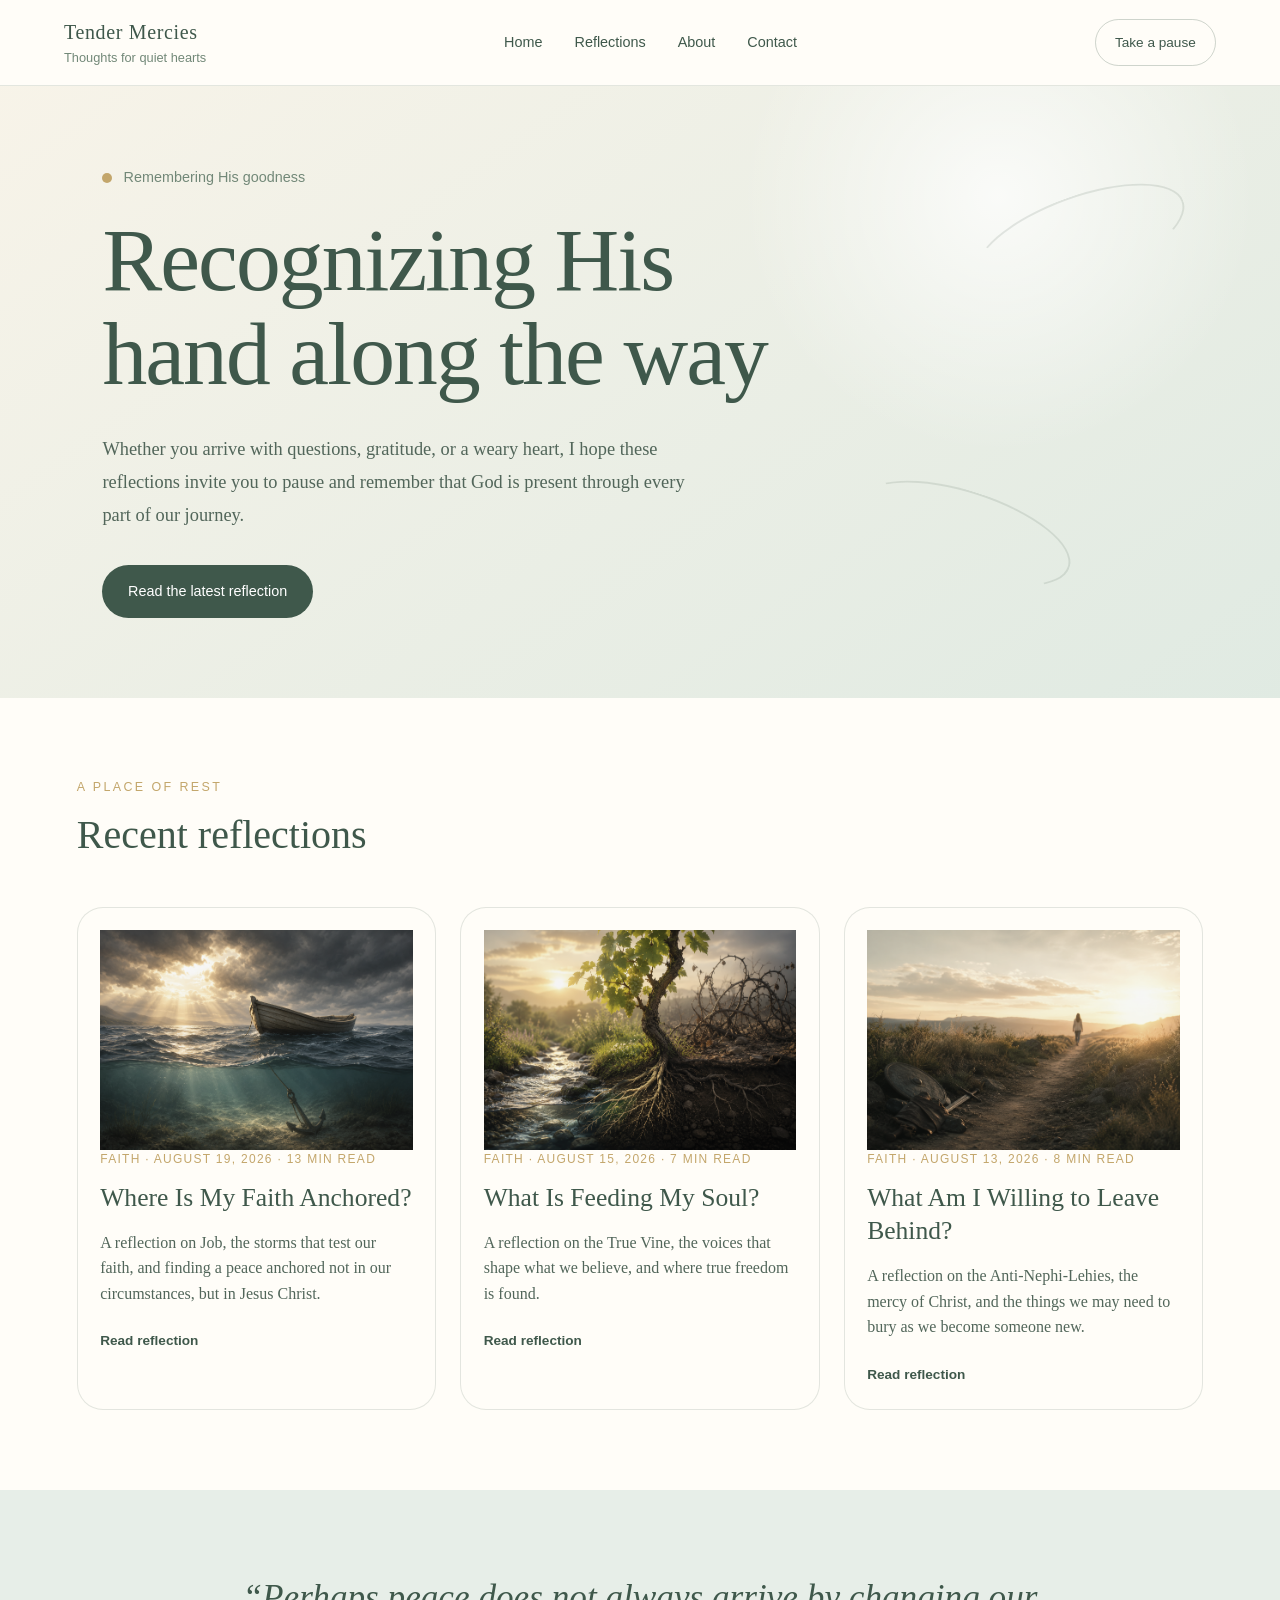
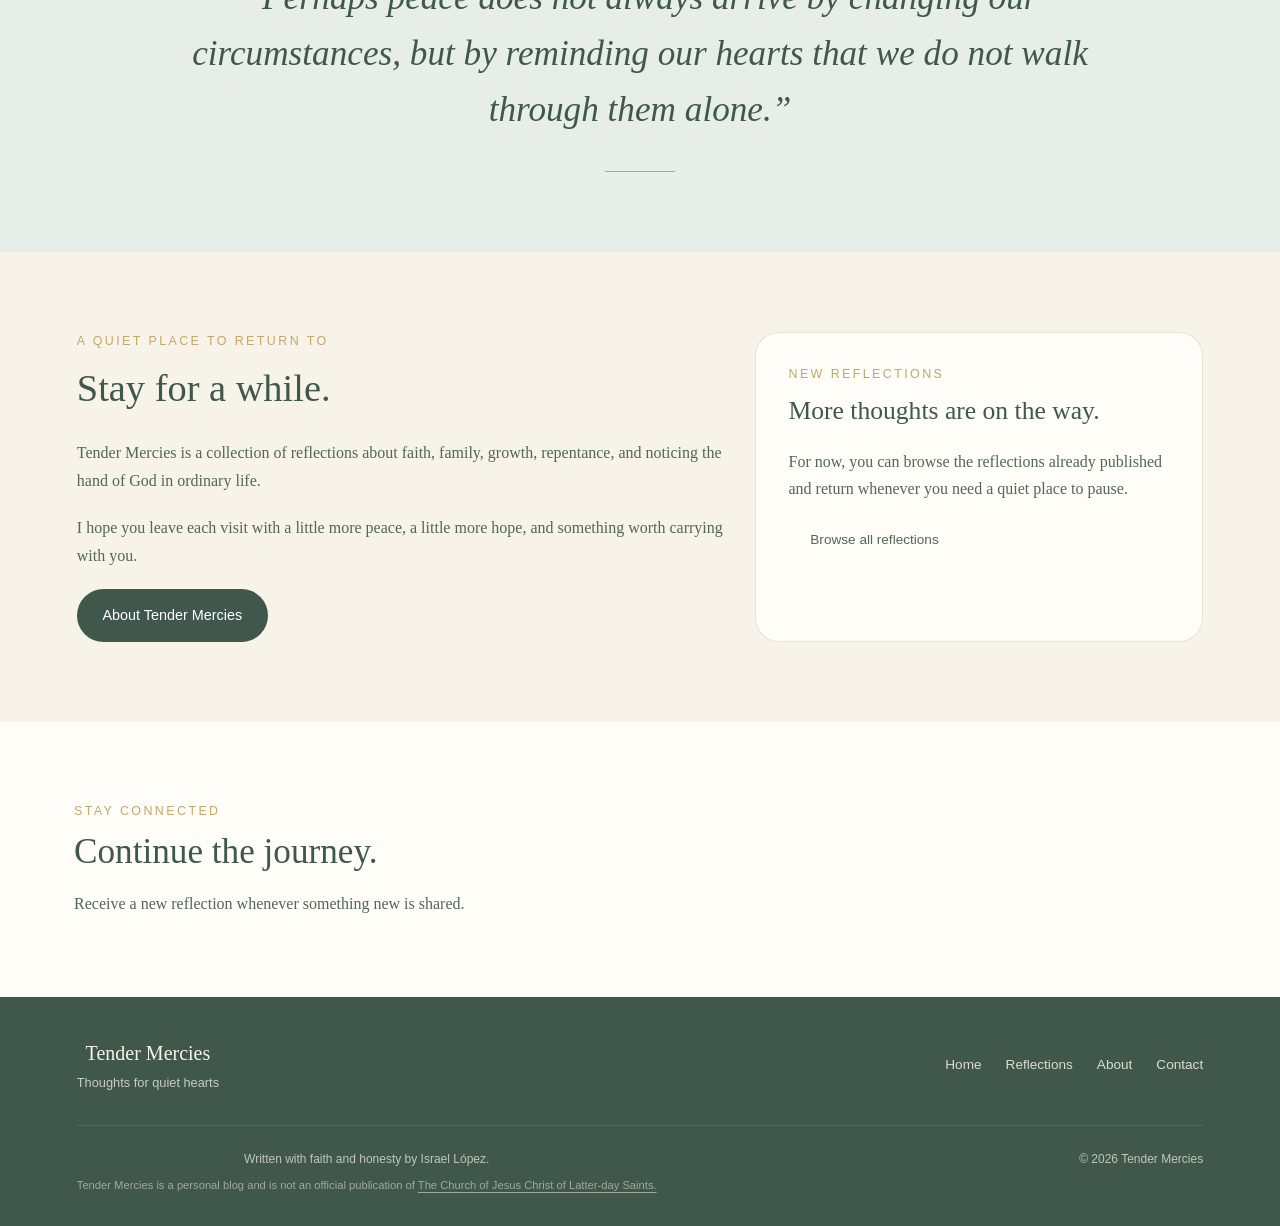
<file: index.html>
<!DOCTYPE html>
<html lang="en">
<head>
    <meta charset="UTF-8">
    <meta name="viewport" content="width=device-width, initial-scale=1.0">

    <meta
        name="description"
        content="Tender Mercies is a personal collection of reflections on faith, Jesus Christ, growth, family, hope, and recognizing God's hand along the way."
    >

    <meta name="author" content="Israel López">

    <title>Tender Mercies | Thoughts for Quiet Hearts</title>

    <link rel="stylesheet" href="styles/styles.css">
</head>

<body>
    <header class="site-header">
        <a class="site-brand" href="index.html">
            <span class="site-title">Tender Mercies</span>
            <span class="site-tagline">Thoughts for quiet hearts</span>
        </a>

       <nav class="main-navigation" aria-label="Main navigation">
    <a href="index.html">Home</a>
    <a href="blog.html">Reflections</a>
    <a href="about.html">About</a>
    <a href="contact.html">Contact</a>
</nav>

        <button class="pause-button" type="button">
            Take a pause
        </button>
    </header>

    <main>
        <section class="hero">
            <div class="hero-content">
                <p class="hero-introduction">
                    <span class="breathing-dot"></span>
                    Remembering His goodness
                </p>

                <h1>
    Recognizing His hand along the way
</h1>

<p class="hero-description">
    Whether you arrive with questions, gratitude, or a weary heart,
    I hope these reflections invite you to pause and remember that
    God is present through every part of our journey.
</p>

             <a
    class="primary-button"
    id="latest-reflection-link"
    href="#"
>
    Read the latest reflection
</a>
            </div>

            <div class="decorative-leaf leaf-one"></div>
            <div class="decorative-leaf leaf-two"></div>
        </section>

        <section class="reflections-section" id="reflections">
            <div class="section-heading">
                <div>
                    <p class="eyebrow">A place of rest</p>
                    <h2>Recent reflections</h2>
                </div>

            </div>

           <div class="reflection-grid" id="home-reflection-grid"></div>
        </section>

        <div class="quote-section" id="faith">
            <blockquote>
                “Perhaps peace does not always arrive by changing our
                circumstances, but by reminding our hearts that we do not
                walk through them alone.”
            </blockquote>

            <div class="quote-divider"></div>
        </div>

        <section class="home-closing">
    <div class="home-closing-text">
        <p class="eyebrow">A quiet place to return to</p>

        <h2>Stay for a while.</h2>

        <p>
            Tender Mercies is a collection of reflections about faith,
            family, growth, repentance, and noticing the hand of God
            in ordinary life.
        </p>

        <p>
            I hope you leave each visit with a little more peace,
            a little more hope, and something worth carrying with you.
        </p>

        <a class="primary-button" href="about.html">
            About Tender Mercies
        </a>
    </div>

    <div class="home-closing-card">
        <p class="eyebrow">New reflections</p>

        <h3>More thoughts are on the way.</h3>

        <p>
            For now, you can browse the reflections already published
            and return whenever you need a quiet place to pause.
        </p>

        <a class="footer-button" href="blog.html">
            Browse all reflections
        </a>
    </div>
</section>

<section class="newsletter-section">
   <div class="newsletter-introduction">
    <p class="eyebrow">Stay connected</p>

    <h2>Continue the journey.</h2>

    <p>
        Receive a new reflection whenever something new is shared.
    </p>
</div>

    <div class="newsletter-form">
       <script async data-uid="af3cf81e45" src="https://tender-mercies-blog.kit.com/af3cf81e45/index.js"></script>
    </div>
</section>

        <div class="pause-message" hidden>
    <p class="eyebrow">One quiet moment</p>

    <p class="pause-quote">
        Pause for a moment. Where have you noticed God's goodness
        in your life today?
    </p>
        </div>
    </main>

    <footer class="site-footer">
    <div class="footer-content">
        <div>
            <p class="footer-title">Tender Mercies</p>
            <p class="footer-tagline">Thoughts for quiet hearts</p>
        </div>

        <nav class="footer-navigation" aria-label="Footer navigation">
    <a href="index.html">Home</a>
    <a href="blog.html">Reflections</a>
    <a href="about.html">About</a>
    <a href="contact.html">Contact</a>
</nav>
    </div>

    <div class="footer-bottom">
    <div>
        <p>Written with faith and honesty by Israel López.</p>

        <p class="footer-disclaimer">
            Tender Mercies is a personal blog and is not an official
            publication of
            <a
                href="https://www.churchofjesuschrist.org/"
                target="_blank"
                rel="noopener noreferrer"
            >
                The Church of Jesus Christ of Latter-day Saints.
            </a>
        </p>
    </div>

    <p>&copy; 2026 Tender Mercies</p>
</div>
</footer>


    <script src="scripts/posts.js"></script>

    <script>
        const pauseButton = document.querySelector(".pause-button");
        const pauseMessage = document.querySelector(".pause-message");

        pauseButton.addEventListener("click", function () {
            const messageIsHidden = pauseMessage.hidden;

            pauseMessage.hidden = !messageIsHidden;

            if (messageIsHidden) {
                pauseButton.textContent = "Return to the page";

                pauseMessage.scrollIntoView({
                    behavior: "smooth",
                    block: "center"
                });
            } else {
                pauseButton.textContent = "Take a pause";
            }
        });
        const homeReflectionGrid = document.querySelector(
    "#home-reflection-grid"
);

const latestPosts = [...posts]
    .sort(function (a, b) {
        return new Date(b.dateValue) - new Date(a.dateValue);
    })
    .slice(0, 3);

latestPosts.forEach(function (post) {
    const article = document.createElement("article");
    article.classList.add("reflection-card");

    article.innerHTML = `
        <img
            class="card-image"
            src="${post.image}"
            alt="${post.alt}"
        >

        <p class="card-details">
            ${post.category} · ${post.date} · ${post.readTime}
        </p>

        <h3>${post.title}</h3>

        <p>
            ${post.description}
        </p>

        <a href="${post.url}">
            Read reflection
        </a>
    `;

    homeReflectionGrid.appendChild(article);
});
const latestReflectionLink = document.querySelector(
    "#latest-reflection-link"
);

latestReflectionLink.href = latestPosts[0].url;
    </script>
</body>
</html>
</file>
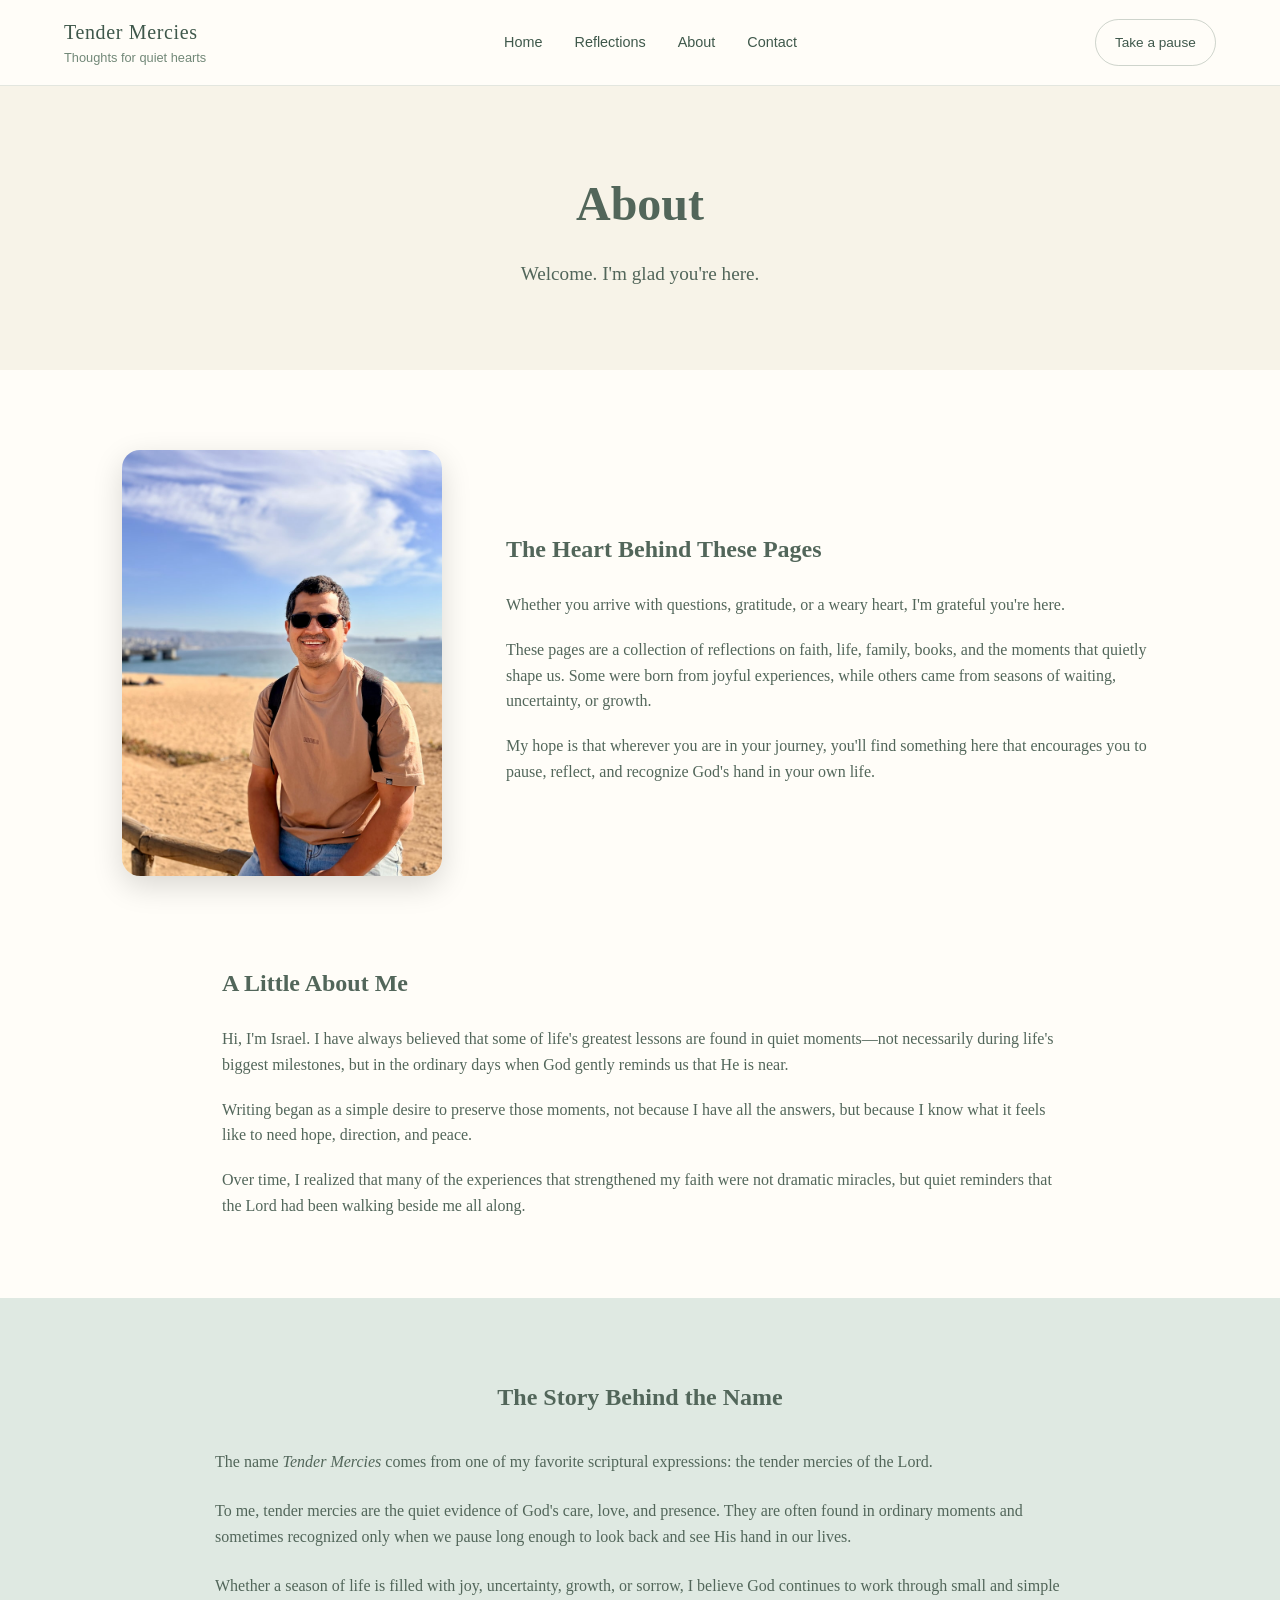
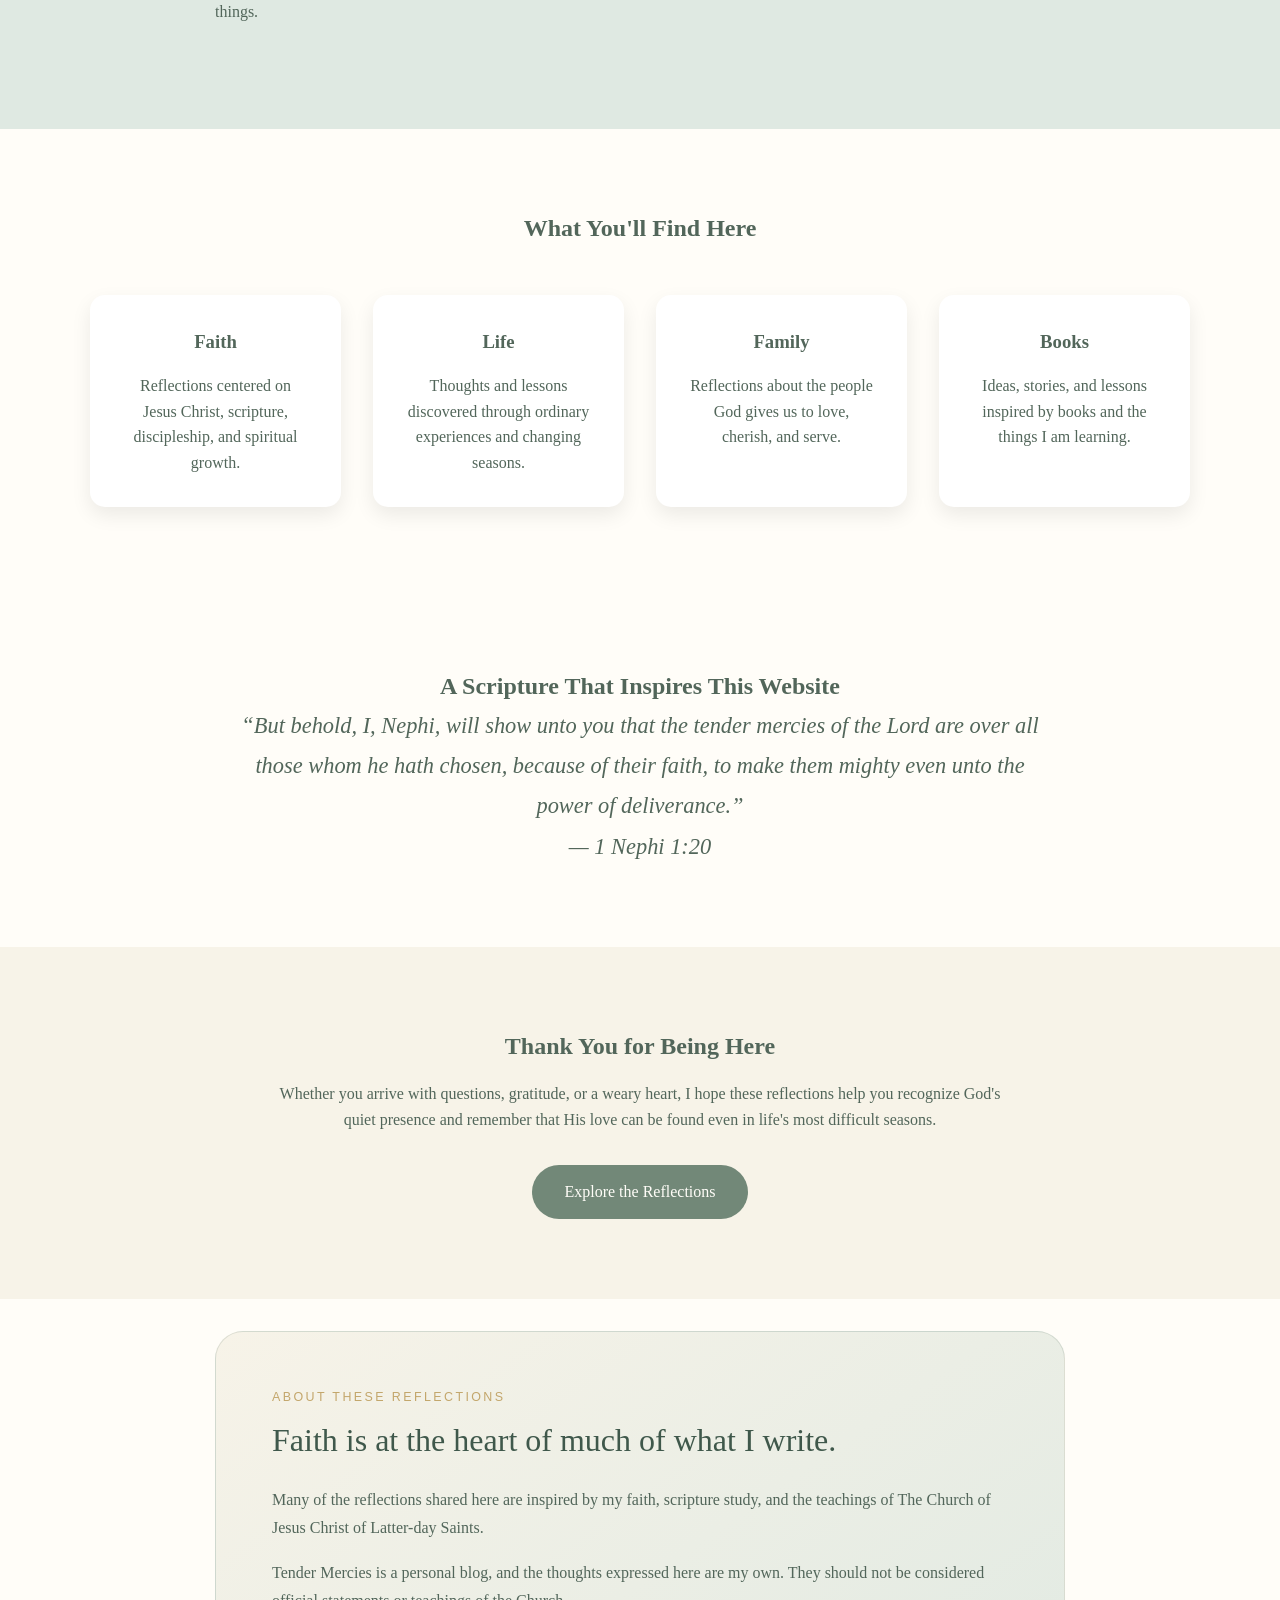
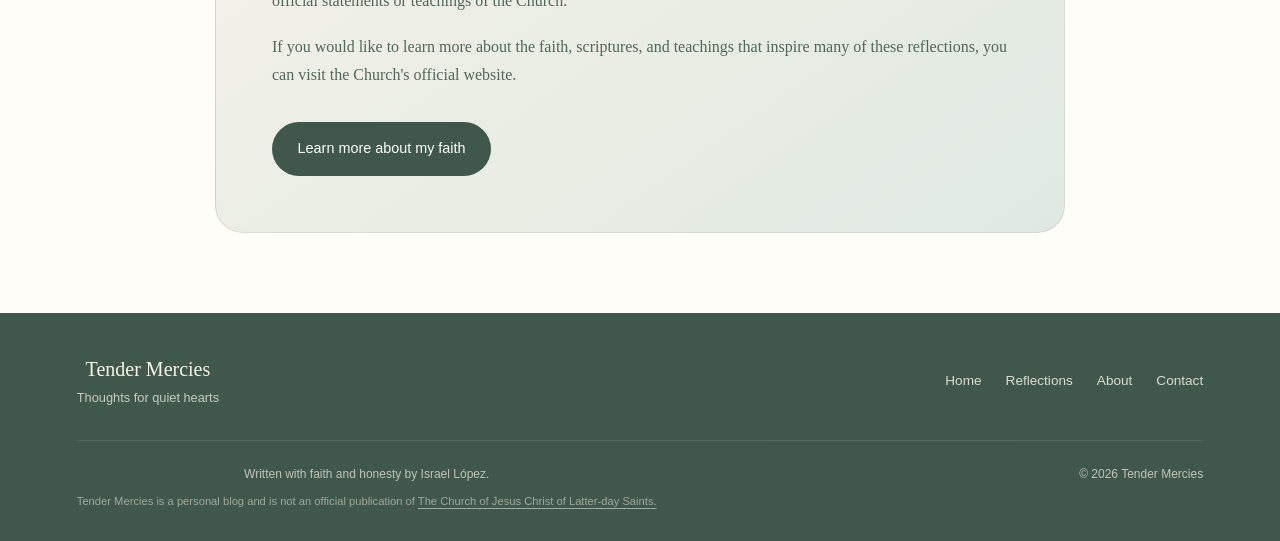
<file: about.html>
<!DOCTYPE html>
<html lang="en">
<head>
    <meta charset="UTF-8">
    <meta name="viewport" content="width=device-width, initial-scale=1.0">

    <meta
        name="description"
        content="Learn about Tender Mercies, a personal blog of reflections on faith, family, growth, hope, and recognizing God's hand along the way."
    >

    <meta name="author" content="Israel López">

    <title>About | Tender Mercies</title>

    <link rel="stylesheet" href="styles/styles.css">
</head>
<body>

    <header class="site-header">
        <a class="site-brand" href="index.html">
            <span class="site-title">Tender Mercies</span>
            <span class="site-tagline">Thoughts for quiet hearts</span>
        </a>

       <nav class="main-navigation" aria-label="Main navigation">
    <a href="index.html">Home</a>
    <a href="blog.html">Reflections</a>
    <a href="about.html">About</a>
    <a href="contact.html">Contact</a>
</nav>

        <button class="pause-button" type="button">
            Take a pause
        </button>
    </header>
    <main>

        <!-- About page introduction -->
        <section class="about-hero">
            <h1>About</h1>

            <p>Welcome. I'm glad you're here.</p>
        </section>

        <!-- Main purpose of the website -->
        <section class="about-intro">

            <div class="about-image">
                <img
                    src="images/profile-picture.jpg"
                    alt="Portrait of Israel Lopez"
                >
            </div>

            <div class="about-intro-text">
                <h2>The Heart Behind These Pages</h2>

                <p>
                    Whether you arrive with questions, gratitude, or a weary
                    heart, I'm grateful you're here.
                </p>

                <p>
                    These pages are a collection of reflections on faith,
                    life, family, books, and the moments that quietly shape us.
                    Some were born from joyful experiences, while others came
                    from seasons of waiting, uncertainty, or growth.
                </p>

                <p>
                    My hope is that wherever you are in your journey, you'll
                    find something here that encourages you to pause, reflect,
                    and recognize God's hand in your own life.
                </p>
            </div>

        </section>

        <!-- Personal introduction -->
        <section class="about-story">

            <div class="about-text">
                <h2>A Little About Me</h2>

                <p>
                    Hi, I'm Israel. I have always believed that some of life's
                    greatest lessons are found in quiet moments—not necessarily
                    during life's biggest milestones, but in the ordinary days
                    when God gently reminds us that He is near.
                </p>

                <p>
                    Writing began as a simple desire to preserve those moments,
                    not because I have all the answers, but because I know what
                    it feels like to need hope, direction, and peace.
                </p>

                <p>
                    Over time, I realized that many of the experiences that
                    strengthened my faith were not dramatic miracles, but quiet
                    reminders that the Lord had been walking beside me all
                    along.
                </p>
            </div>

        </section>

        <!-- Explanation of the website's name -->
        <section class="purpose">

            <h2>The Story Behind the Name</h2>

            <p>
                The name <em>Tender Mercies</em> comes from one of my favorite
                scriptural expressions: the tender mercies of the Lord.
            </p>

            <p>
                To me, tender mercies are the quiet evidence of God's care,
                love, and presence. They are often found in ordinary moments
                and sometimes recognized only when we pause long enough to look
                back and see His hand in our lives.
            </p>

            <p>
                Whether a season of life is filled with joy, uncertainty,
                growth, or sorrow, I believe God continues to work through
                small and simple things.
            </p>

        </section>

        <!-- Website topics -->
        <section class="what-youll-find">

            <h2>What You'll Find Here</h2>

            <div class="cards">

                <article class="card">
                    <h3>Faith</h3>

                    <p>
                        Reflections centered on Jesus Christ, scripture,
                        discipleship, and spiritual growth.
                    </p>
                </article>

                <article class="card">
                    <h3>Life</h3>

                    <p>
                        Thoughts and lessons discovered through ordinary
                        experiences and changing seasons.
                    </p>
                </article>

                <article class="card">
                    <h3>Family</h3>

                    <p>
                        Reflections about the people God gives us to love,
                        cherish, and serve.
                    </p>
                </article>

                <article class="card">
                    <h3>Books</h3>

                    <p>
                        Ideas, stories, and lessons inspired by books and the
                        things I am learning.
                    </p>
                </article>

            </div>

        </section>

        <!-- Scripture connected to the website -->
        <section class="favorite-scripture">

            <h2>A Scripture That Inspires This Website</h2>

            <blockquote>
                <p>
                    “But behold, I, Nephi, will show unto you that the tender
                    mercies of the Lord are over all those whom he hath chosen,
                    because of their faith, to make them mighty even unto the
                    power of deliverance.”
                </p>

                <cite>— 1 Nephi 1:20</cite>
            </blockquote>

        </section>

        <!-- Final invitation -->
        <section class="closing">

            <h2>Thank You for Being Here</h2>

            <p>
                Whether you arrive with questions, gratitude, or a weary heart,
                I hope these reflections help you recognize God's quiet
                presence and remember that His love can be found even in life's
                most difficult seasons.
            </p>

            <a href="blog.html" class="button">Explore the Reflections</a>

        </section>
        <section class="faith-note">
    <p class="eyebrow">About these reflections</p>

    <h2>Faith is at the heart of much of what I write.</h2>

    <p>
        Many of the reflections shared here are inspired by my faith,
        scripture study, and the teachings of The Church of Jesus Christ
        of Latter-day Saints.
    </p>

    <p>
        Tender Mercies is a personal blog, and the thoughts expressed here
        are my own. They should not be considered official statements or
        teachings of the Church.
    </p>

    <p>
        If you would like to learn more about the faith, scriptures, and
        teachings that inspire many of these reflections, you can visit
        the Church's official website.
    </p>

    <a
        class="primary-button"
        href="https://www.churchofjesuschrist.org/"
        target="_blank"
        rel="noopener noreferrer"
    >
        Learn more about my faith
    </a>
</section>
    </main>

    <footer class="site-footer">
    <div class="footer-content">
        <div>
            <p class="footer-title">Tender Mercies</p>
            <p class="footer-tagline">Thoughts for quiet hearts</p>
        </div>

       <nav class="footer-navigation" aria-label="Footer navigation">
    <a href="index.html">Home</a>
    <a href="blog.html">Reflections</a>
    <a href="about.html">About</a>
    <a href="contact.html">Contact</a>
</nav>
    </div>

    <div class="footer-bottom">
    <div>
        <p>Written with faith and honesty by Israel López.</p>

        <p class="footer-disclaimer">
            Tender Mercies is a personal blog and is not an official
            publication of
            <a
                href="https://www.churchofjesuschrist.org/"
                target="_blank"
                rel="noopener noreferrer"
            >
                The Church of Jesus Christ of Latter-day Saints.
            </a>
        </p>
    </div>

    <p>&copy; 2026 Tender Mercies</p>
</div>
</footer>

</body>
</html>
</file>
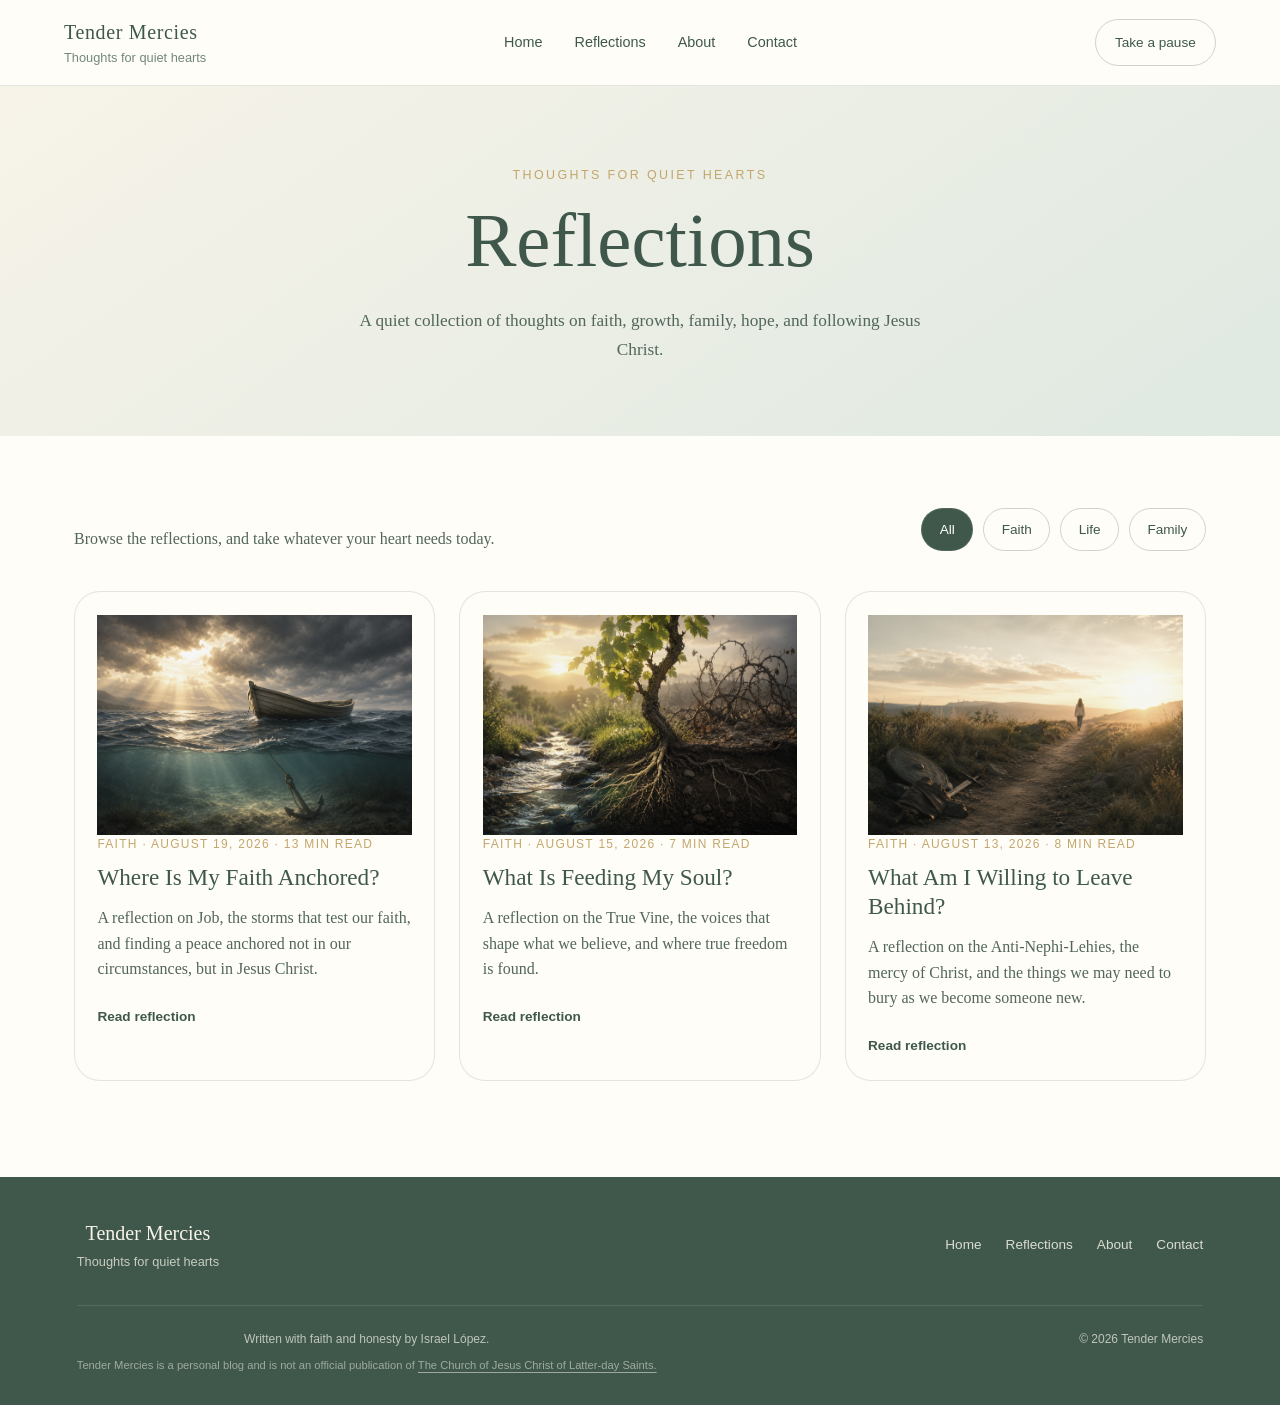
<file: blog.html>
<!DOCTYPE html>
<html lang="en">
<head>
    <meta charset="UTF-8">
    <meta name="viewport" content="width=device-width, initial-scale=1.0">

    <meta
        name="description"
        content="Browse reflections from Tender Mercies about faith, life, family, growth, hope, and following Jesus Christ."
    >

    <title>Reflections | Tender Mercies</title>

    <link rel="stylesheet" href="styles/styles.css">
</head>

<body>

    <header class="site-header">
        <a class="site-brand" href="index.html">
            <span class="site-title">Tender Mercies</span>
            <span class="site-tagline">Thoughts for quiet hearts</span>
        </a>

       <nav class="main-navigation" aria-label="Main navigation">
    <a href="index.html">Home</a>
    <a href="blog.html">Reflections</a>
    <a href="about.html">About</a>
    <a href="contact.html">Contact</a>
</nav>

        <button class="pause-button" type="button">
            Take a pause
        </button>
    </header>

    <main>

        <section class="archive-header">
            <p class="eyebrow">Thoughts for quiet hearts</p>

            <h1>Reflections</h1>

            <p class="archive-introduction">
                A quiet collection of thoughts on faith, growth,
                family, hope, and following Jesus Christ.
            </p>
        </section>

       <div class="archive-section">

            <div class="archive-toolbar">
                <p>
                    Browse the reflections, and take whatever your
                    heart needs today.
                </p>

              <div
    class="category-buttons"
    role="group"
    aria-label="Reflection categories"
>
    <button
        class="category-button active"
        type="button"
        data-filter="all"
    >
        All
    </button>

    <button
        class="category-button"
        type="button"
        data-filter="faith"
    >
        Faith
    </button>

    <button
        class="category-button"
        type="button"
        data-filter="life"
    >
        Life
    </button>

    <button
        class="category-button"
        type="button"
        data-filter="family"
    >
        Family
    </button>
</div>
</div>


           <div class="reflection-grid archive-grid" id="archive-reflection-grid"></div>
<p class="empty-category-message" hidden>
    No reflections in this category yet. More are on the way.
</p>
   </div>

        <div class="pause-message" hidden>
            <p class="eyebrow">One quiet moment</p>

            <p class="pause-quote">
                Breathe in slowly. You do not have to solve
                everything today.
            </p>
        </div>

    </main>

    <footer class="site-footer">
    <div class="footer-content">
        <div>
            <p class="footer-title">Tender Mercies</p>
            <p class="footer-tagline">Thoughts for quiet hearts</p>
        </div>

        <nav class="footer-navigation" aria-label="Footer navigation">
    <a href="index.html">Home</a>
    <a href="blog.html">Reflections</a>
    <a href="about.html">About</a>
    <a href="contact.html">Contact</a>
</nav>
    </div>

    <div class="footer-bottom">
    <div>
        <p>Written with faith and honesty by Israel López.</p>

        <p class="footer-disclaimer">
            Tender Mercies is a personal blog and is not an official
            publication of
            <a
                href="https://www.churchofjesuschrist.org/"
                target="_blank"
                rel="noopener noreferrer"
            >
                The Church of Jesus Christ of Latter-day Saints.
            </a>
        </p>
    </div>

    <p>&copy; 2026 Tender Mercies</p>
</div>
</footer>
    <script src="scripts/posts.js"></script>
    <script>
        const pauseButton = document.querySelector(".pause-button");
        const pauseMessage = document.querySelector(".pause-message");

        pauseButton.addEventListener("click", function () {
            const messageIsHidden = pauseMessage.hidden;

            pauseMessage.hidden = !messageIsHidden;

            if (messageIsHidden) {
                pauseButton.textContent = "Return to the page";

                pauseMessage.scrollIntoView({
                    behavior: "smooth",
                    block: "center"
                });
            } else {
                pauseButton.textContent = "Take a pause";
            }
        });
        const archiveReflectionGrid = document.querySelector(
    "#archive-reflection-grid"
);

const sortedPosts = [...posts].sort(function (a, b) {
    return new Date(b.dateValue) - new Date(a.dateValue);
});

function renderPosts(postsToRender) {
    archiveReflectionGrid.innerHTML = "";

    postsToRender.forEach(function (post) {
        const article = document.createElement("article");

        article.classList.add("reflection-card");
        article.dataset.category = post.category.toLowerCase();

        article.innerHTML = `
            <img
                class="card-image"
                src="${post.image}"
                alt="${post.alt}"
            >

            <p class="card-details">
                ${post.category} · ${post.date} · ${post.readTime}
            </p>

            <h2>${post.title}</h2>

            <p>
                ${post.description}
            </p>

            <a href="${post.url}">
                Read reflection
            </a>
        `;

        archiveReflectionGrid.appendChild(article);
    });
}

renderPosts(sortedPosts);

const categoryButtons = document.querySelectorAll(".category-button");
const emptyCategoryMessage = document.querySelector(
    ".empty-category-message"
);

categoryButtons.forEach(function (button) {
    button.addEventListener("click", function () {
        const selectedCategory = button.dataset.filter;

        categoryButtons.forEach(function (categoryButton) {
            categoryButton.classList.remove("active");
        });

        button.classList.add("active");

        let filteredPosts;

        if (selectedCategory === "all") {
            filteredPosts = sortedPosts;
        } else {
            filteredPosts = sortedPosts.filter(function (post) {
                return post.category.toLowerCase() === selectedCategory;
            });
        }

        renderPosts(filteredPosts);

        emptyCategoryMessage.hidden = filteredPosts.length !== 0;
    });
});
    </script>

</body>
</html>
</file>
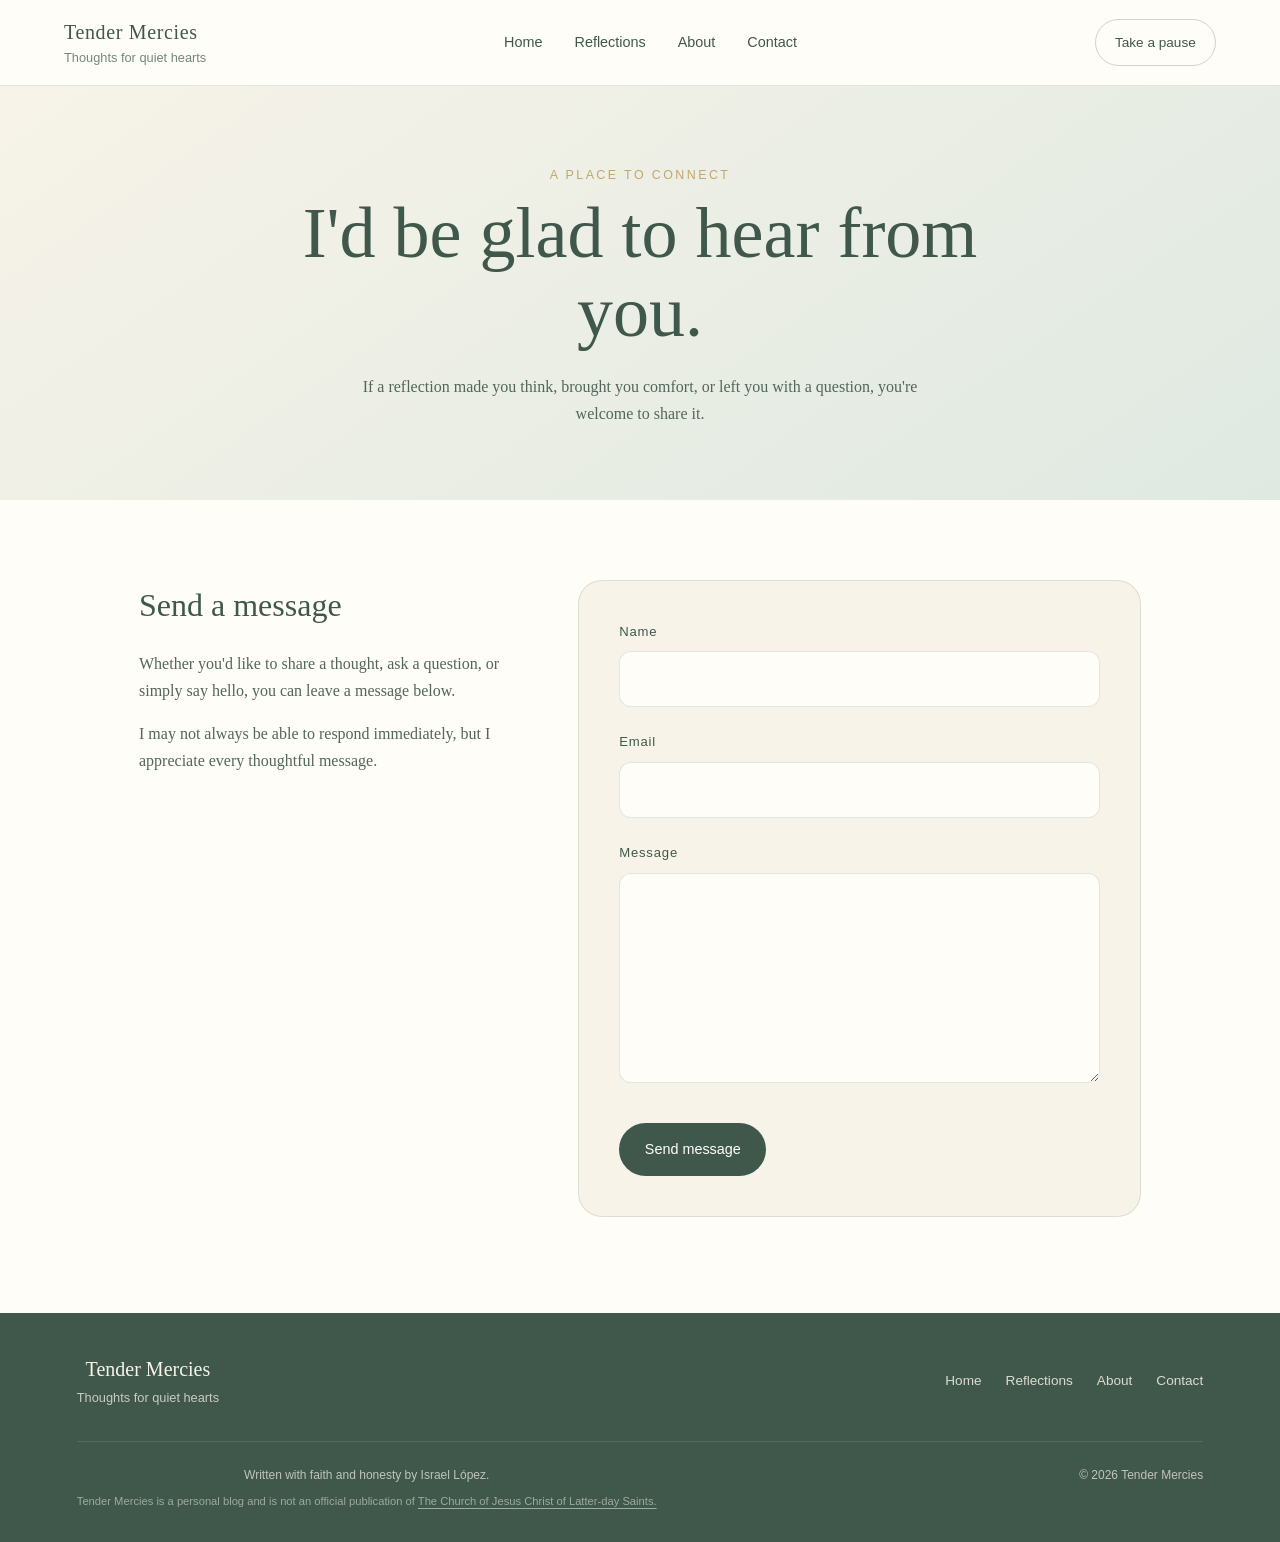
<file: contact.html>
<!DOCTYPE html>
<html lang="en">
<head>
    <meta charset="UTF-8">
    <meta name="viewport" content="width=device-width, initial-scale=1.0">

    <meta
        name="description"
        content="Get in touch with Tender Mercies to share a thought, question, or reflection."
    >

    <title>Contact | Tender Mercies</title>

    <link rel="stylesheet" href="styles/styles.css">
</head>

<body>

    <header class="site-header">
        <a class="site-brand" href="index.html">
            <span class="site-title">Tender Mercies</span>
            <span class="site-tagline">Thoughts for quiet hearts</span>
        </a>

        <nav class="main-navigation" aria-label="Main navigation">
    <a href="index.html">Home</a>
    <a href="blog.html">Reflections</a>
    <a href="about.html">About</a>
    <a href="contact.html">Contact</a>
</nav>

        <button class="pause-button" type="button">
            Take a pause
        </button>
    </header>

    <main>
        <section class="contact-hero">
            <p class="eyebrow">A place to connect</p>

            <h1>I'd be glad to hear from you.</h1>

            <p>
                If a reflection made you think, brought you comfort,
                or left you with a question, you're welcome to share it.
            </p>
        </section>

        <section class="contact-section">
            <div class="contact-introduction">
                <h2>Send a message</h2>

                <p>
                    Whether you'd like to share a thought, ask a question,
                    or simply say hello, you can leave a message below.
                </p>

                <p>
                    I may not always be able to respond immediately,
                    but I appreciate every thoughtful message.
                </p>
            </div>

            <form
    class="contact-form"
    action="https://formspree.io/f/mljrpdne"
    method="post"
>
<input
    type="hidden"
    name="_subject"
    value="New Tender Mercies contact message"
>
                <div class="form-group">
                    <label for="name">Name</label>

                    <input
                        type="text"
                        id="name"
                        name="name"
                        autocomplete="name"
                        required
                    >
                </div>

                <div class="form-group">
                    <label for="email">Email</label>

                    <input
                        type="email"
                        id="email"
                        name="email"
                        autocomplete="email"
                        required
                    >
                </div>

                <div class="form-group">
                    <label for="message">Message</label>

                    <textarea
                        id="message"
                        name="message"
                        rows="7"
                        required
                    ></textarea>
                </div>

                <button class="primary-button form-button" type="submit">
                    Send message
                </button>
            </form>
        </section>

        <div class="pause-message" hidden>
            <p class="eyebrow">One quiet moment</p>

            <p class="pause-quote">
                Pause for a moment. Where have you noticed God's goodness
                in your life today?
            </p>
        </div>
    </main>

    <footer class="site-footer">
        <div class="footer-content">
            <div>
                <p class="footer-title">Tender Mercies</p>
                <p class="footer-tagline">Thoughts for quiet hearts</p>
            </div>

            <nav class="footer-navigation" aria-label="Footer navigation">
                <a href="index.html">Home</a>
                <a href="blog.html">Reflections</a>
                <a href="about.html">About</a>
                <a href="contact.html">Contact</a>
            </nav>
        </div>

        <div class="footer-bottom">
    <div>
        <p>Written with faith and honesty by Israel López.</p>

        <p class="footer-disclaimer">
            Tender Mercies is a personal blog and is not an official
            publication of
            <a
                href="https://www.churchofjesuschrist.org/"
                target="_blank"
                rel="noopener noreferrer"
            >
                The Church of Jesus Christ of Latter-day Saints.
            </a>
        </p>
    </div>

    <p>&copy; 2026 Tender Mercies</p>
</div>
    </footer>

    <script>
        const pauseButton = document.querySelector(".pause-button");
        const pauseMessage = document.querySelector(".pause-message");

        pauseButton.addEventListener("click", function () {
            const messageIsHidden = pauseMessage.hidden;

            pauseMessage.hidden = !messageIsHidden;

            if (messageIsHidden) {
                pauseButton.textContent = "Return to the page";

                pauseMessage.scrollIntoView({
                    behavior: "smooth",
                    block: "center"
                });
            } else {
                pauseButton.textContent = "Take a pause";
            }
        });
    </script>

</body>
</html>
</file>
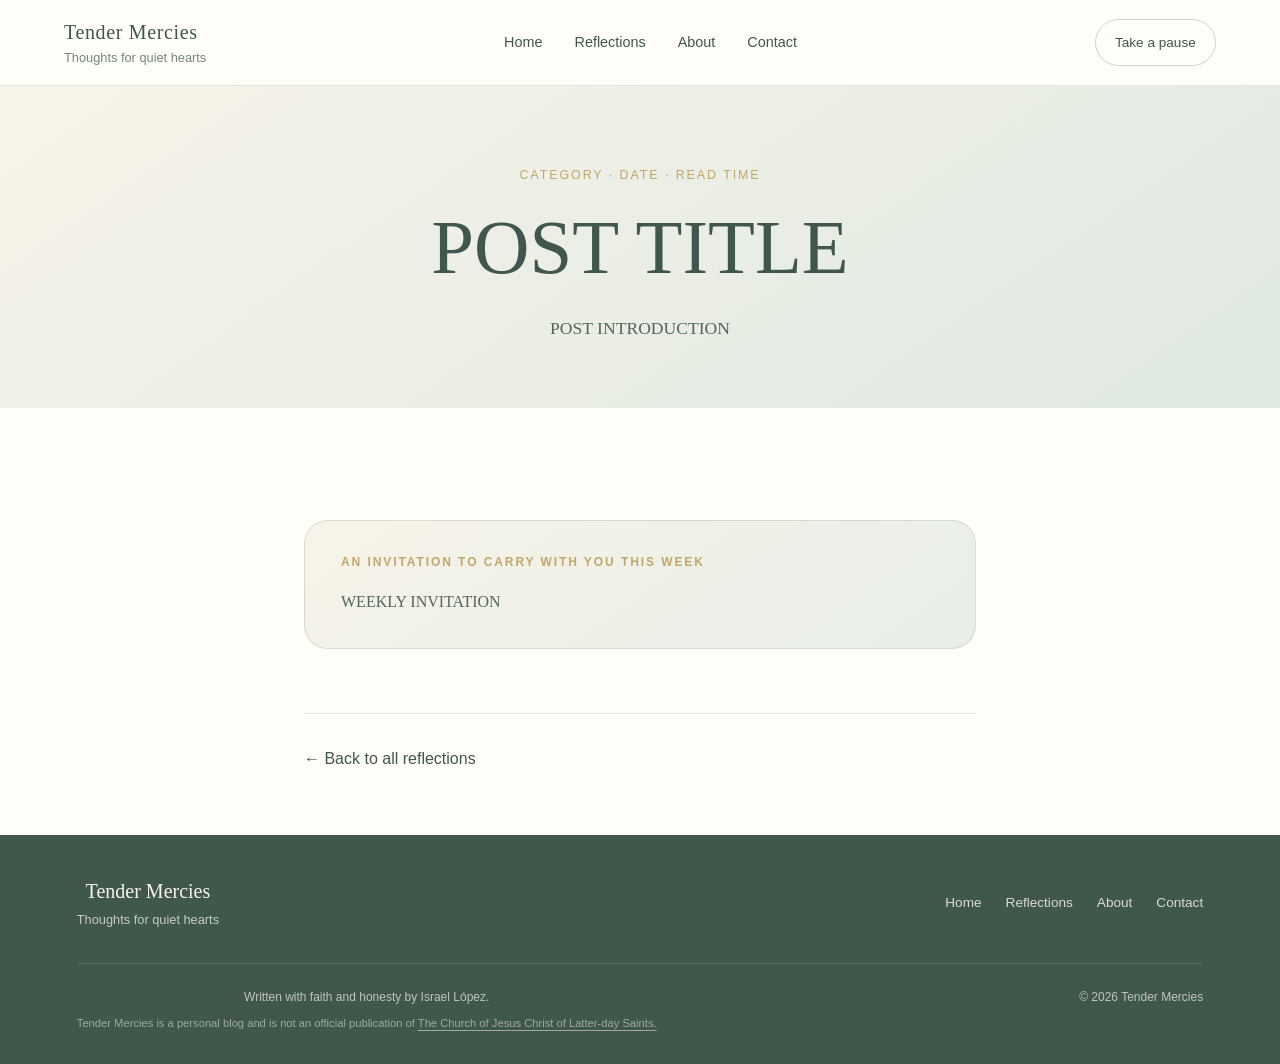
<file: posts/post-template.html>
<!DOCTYPE html>
<html lang="en">
<head>
    <meta charset="UTF-8">
    <meta name="viewport" content="width=device-width, initial-scale=1.0">

    <meta
        name="description"
        content="POST DESCRIPTION"
    >

    <meta name="author" content="Israel López">

    <meta
        property="og:title"
        content="POST TITLE | Tender Mercies"
    >

    <meta
        property="og:description"
        content="POST DESCRIPTION"
    >

    <meta property="og:type" content="article">

    <meta
        property="og:image"
        content="https://ilopzb.github.io/Israel-Lopez/images/POST-IMAGE.png"
    >

    <meta
        property="og:url"
        content="https://ilopzb.github.io/Israel-Lopez/posts/POST-FILENAME.html"
    >

    <meta property="og:site_name" content="Tender Mercies">

    <meta name="twitter:card" content="summary_large_image">

    <title>POST TITLE | Tender Mercies</title>

    <link rel="stylesheet" href="../styles/styles.css">
</head>

<body class="post-page">

    <header class="site-header">
        <a class="site-brand" href="../index.html">
            <span class="site-title">Tender Mercies</span>
            <span class="site-tagline">Thoughts for quiet hearts</span>
        </a>

        <nav class="main-navigation" aria-label="Main navigation">
            <a href="../index.html">Home</a>
            <a href="../blog.html">Reflections</a>
            <a href="../about.html">About</a>
            <a href="../contact.html">Contact</a>
        </nav>

        <button class="pause-button" type="button">
            Take a pause
        </button>
    </header>

    <main>
        <article>
            <header class="post-header">
                <p class="post-meta">
                    CATEGORY · DATE · READ TIME
                </p>

                <h1>POST TITLE</h1>

                <p class="post-introduction">
                    POST INTRODUCTION
                </p>
            </header>

            <div class="post-content">

                <!--
                    Paste the reflection content here.

                    Common patterns:

                    <h2>Section Heading</h2>

                    <p>
                        Paragraph text.
                    </p>

                    <blockquote>
                        Scripture text.

                        <cite>Scripture Reference</cite>
                    </blockquote>

                    <p class="reflection-question">
                        Reflection question.
                    </p>
                -->

                <aside class="weekly-invitation">
                    <p class="invitation-label">
                        An invitation to carry with you this week
                    </p>

                    <p>
                        WEEKLY INVITATION
                    </p>
                </aside>

                <a class="back-link" href="../blog.html">
                    ← Back to all reflections
                </a>
            </div>
        </article>

        <div class="pause-message" hidden>
            <p class="eyebrow">One quiet moment</p>

            <p class="pause-quote">
                Pause for a moment. Where have you noticed God's goodness
                in your life today?
            </p>
        </div>
    </main>

    <footer class="site-footer">
        <div class="footer-content">
            <div>
                <p class="footer-title">Tender Mercies</p>
                <p class="footer-tagline">Thoughts for quiet hearts</p>
            </div>

            <nav class="footer-navigation" aria-label="Footer navigation">
                <a href="../index.html">Home</a>
                <a href="../blog.html">Reflections</a>
                <a href="../about.html">About</a>
                <a href="../contact.html">Contact</a>
            </nav>
        </div>

        <div class="footer-bottom">
            <div>
                <p>Written with faith and honesty by Israel López.</p>

                <p class="footer-disclaimer">
                    Tender Mercies is a personal blog and is not an official
                    publication of
                    <a
                        href="https://www.churchofjesuschrist.org/"
                        target="_blank"
                        rel="noopener noreferrer"
                    >
                        The Church of Jesus Christ of Latter-day Saints.
                    </a>
                </p>
            </div>

            <p>&copy; 2026 Tender Mercies</p>
        </div>
    </footer>

    <script>
        const pauseButton = document.querySelector(".pause-button");
        const pauseMessage = document.querySelector(".pause-message");

        pauseButton.addEventListener("click", function () {
            const messageIsHidden = pauseMessage.hidden;

            pauseMessage.hidden = !messageIsHidden;

            if (messageIsHidden) {
                pauseButton.textContent = "Return to the page";

                pauseMessage.scrollIntoView({
                    behavior: "smooth",
                    block: "center"
                });
            } else {
                pauseButton.textContent = "Take a pause";
            }
        });
    </script>

</body>
</html>
</file>
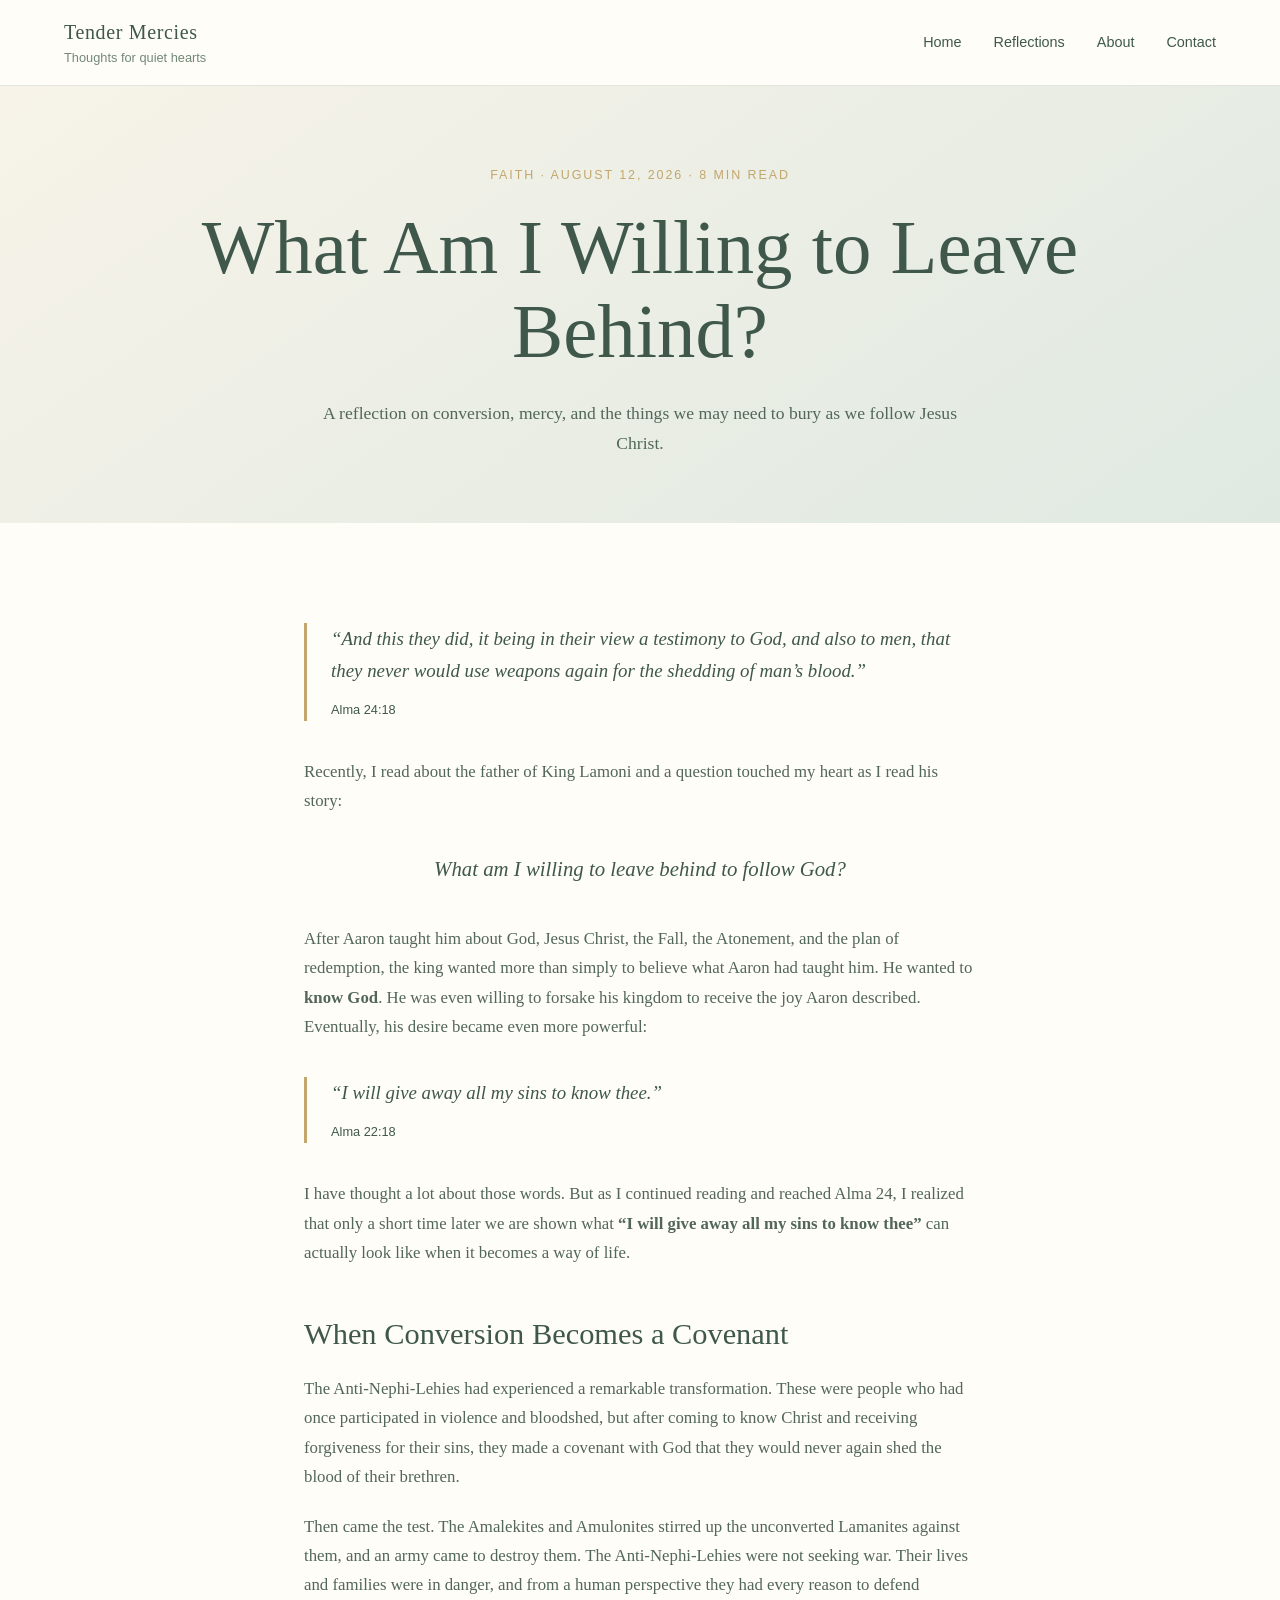
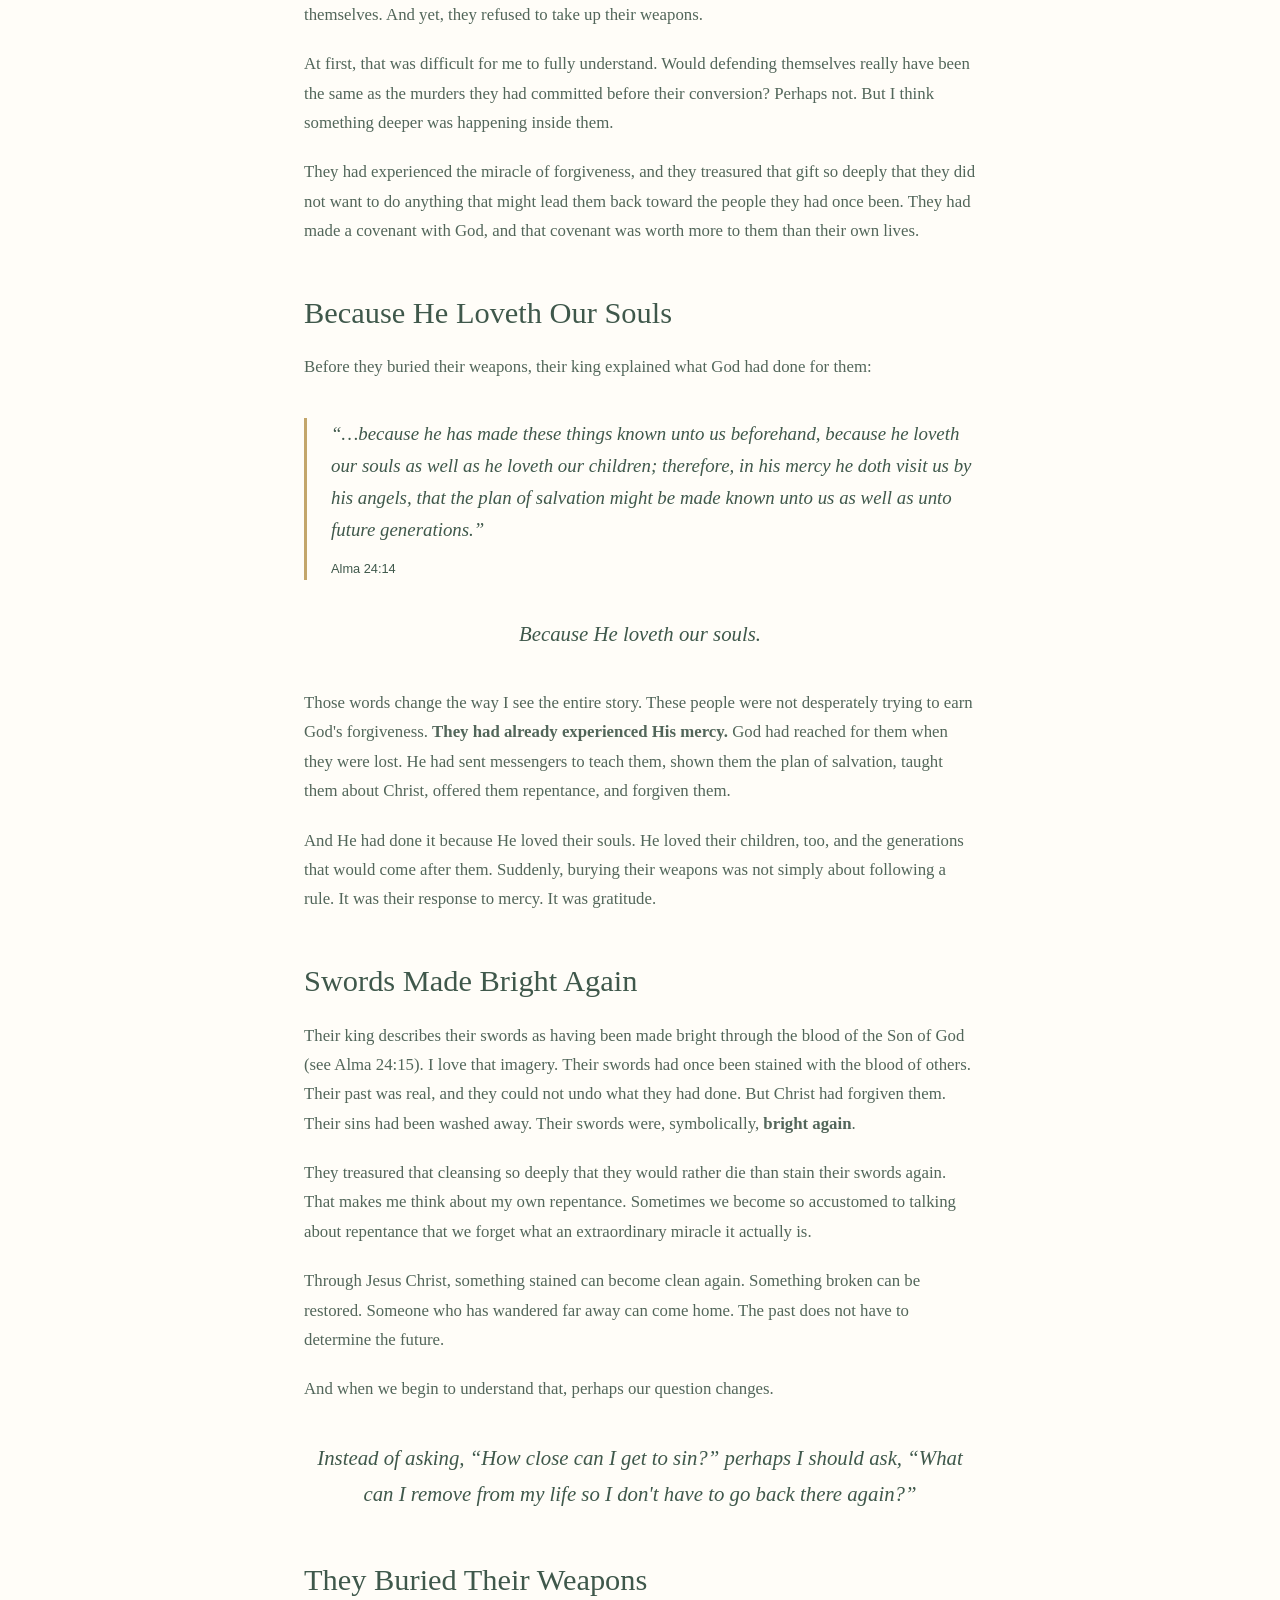
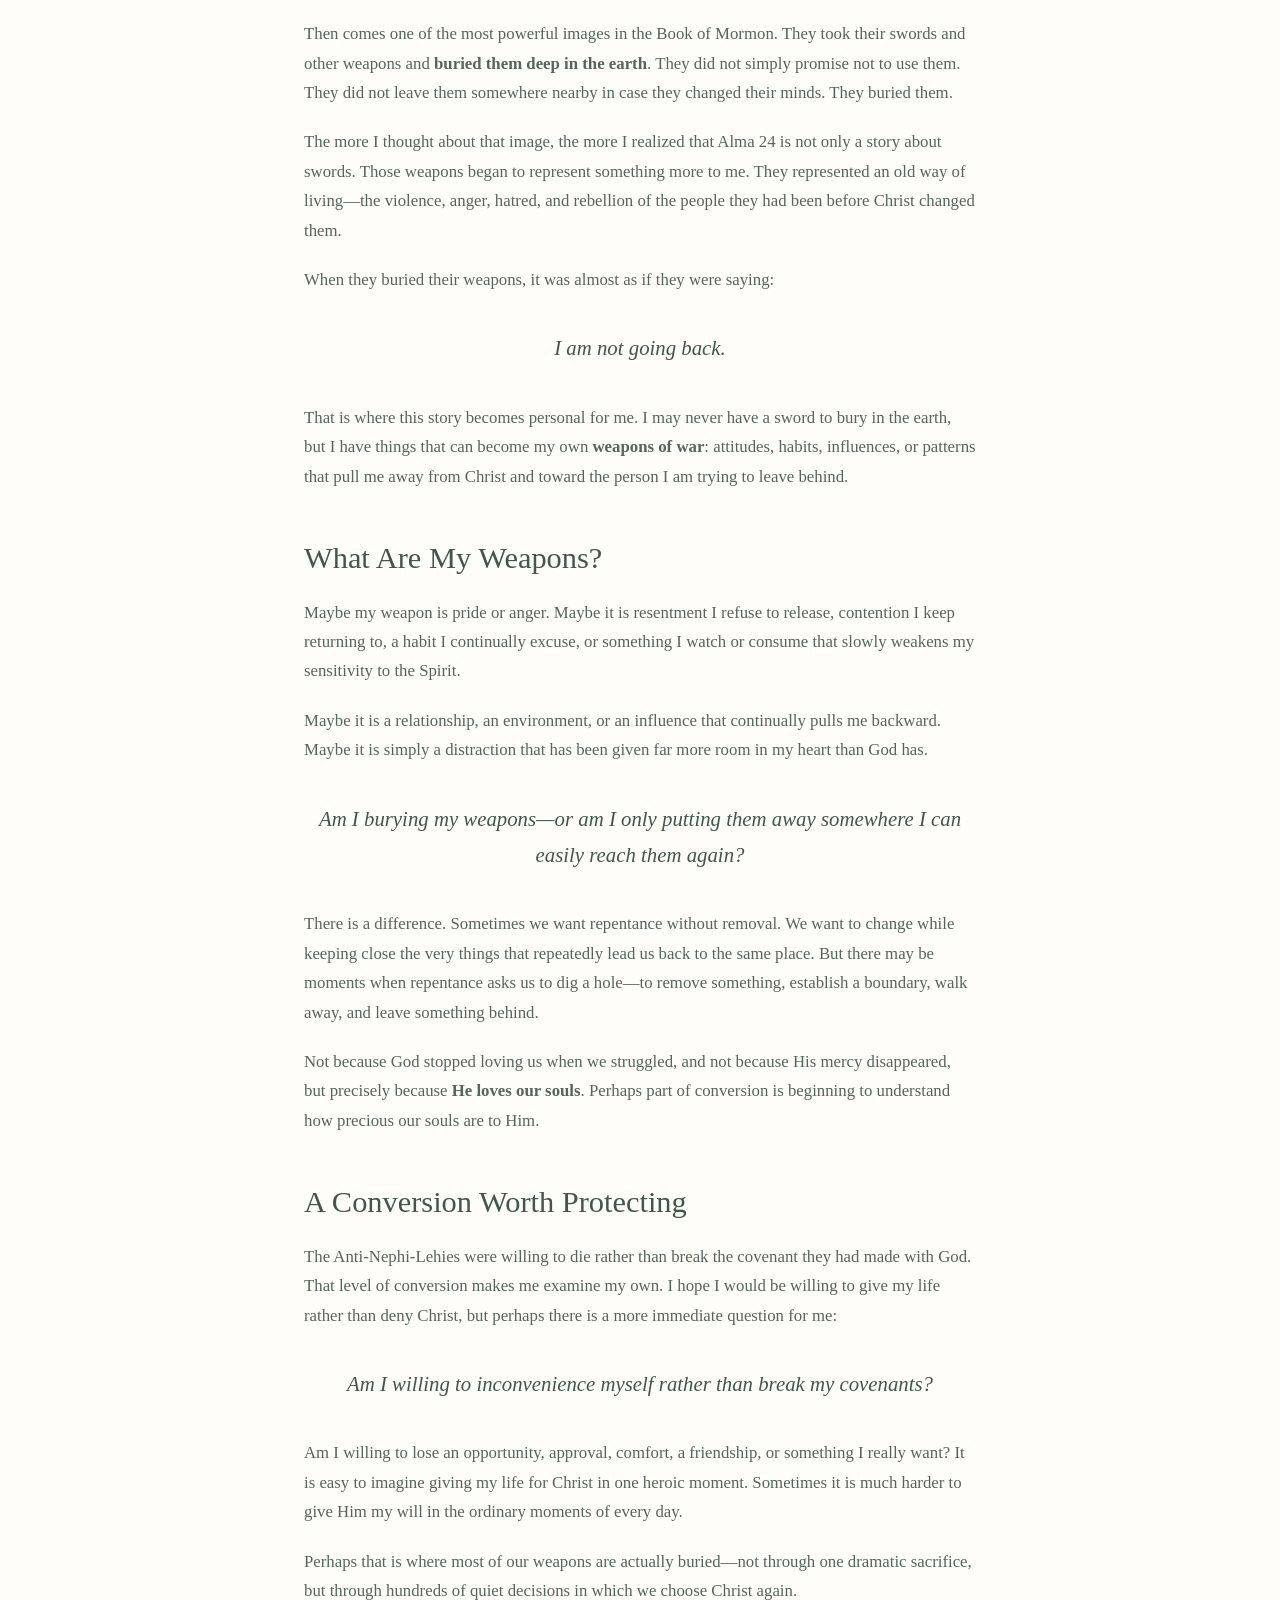
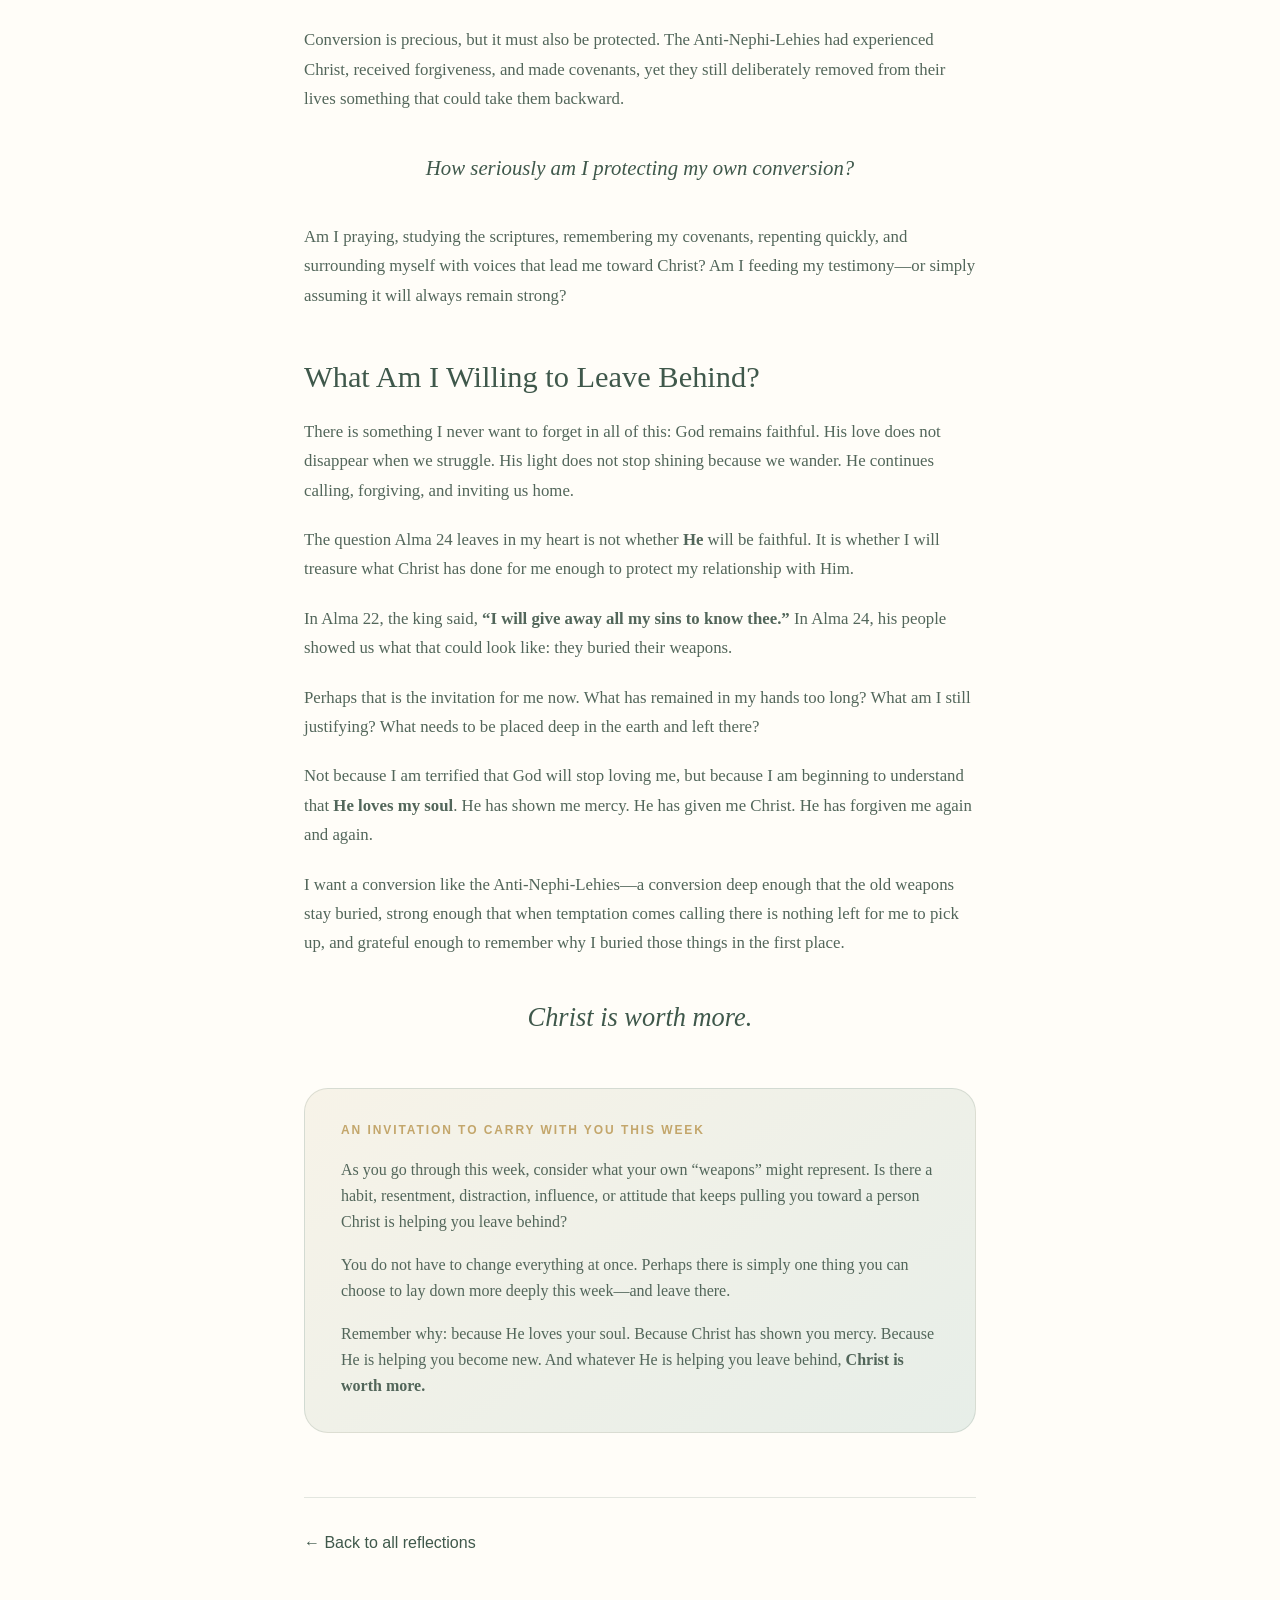
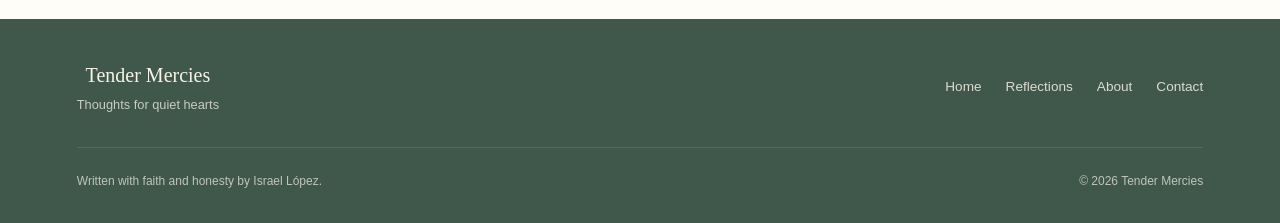
<file: posts/what-am-i-willing-to-leave-behind.html>
<!DOCTYPE html>
<html lang="en">
<head>
    <meta charset="UTF-8">
    <meta name="viewport" content="width=device-width, initial-scale=1.0">

    <meta
        name="description"
        content="A reflection on Alma 24, conversion, repentance, and what we may need to leave behind as we follow Jesus Christ."
    >

    <meta name="author" content="Israel López">

    <meta
        property="og:title"
        content="What Am I Willing to Leave Behind? | Tender Mercies"
    >

    <meta
        property="og:description"
        content="A reflection on Alma 24, conversion, repentance, and what we may need to leave behind as we follow Jesus Christ."
    >

    <meta property="og:type" content="article">

    <meta
        property="og:image"
        content="https://ilopzb.github.io/Israel-Lopez/images/leaving-behind.png"
    >

    <meta
        property="og:url"
        content="https://ilopzb.github.io/Israel-Lopez/posts/what-am-i-willing-to-leave-behind.html"
    >

    <meta property="og:site_name" content="Tender Mercies">

    <meta name="twitter:card" content="summary_large_image">

    <title>What Am I Willing to Leave Behind? | Tender Mercies</title>

    <link rel="stylesheet" href="../styles/styles.css">
</head>
<body class="post-page">

    <header class="site-header">
        <a class="site-brand" href="../index.html">
            <span class="site-title">Tender Mercies</span>
            <span class="site-tagline">Thoughts for quiet hearts</span>
        </a>
<nav class="main-navigation" aria-label="Main navigation">
    <a href="../index.html">Home</a>
    <a href="../blog.html">Reflections</a>
    <a href="../about.html">About</a>
    <a href="../contact.html">Contact</a>
</nav>
    </header>

    <main>
        <article>

            <header class="post-header">
                <p class="post-meta">
                    Faith · August 12, 2026 · 8 min read
                </p>

                <h1>What Am I Willing to Leave Behind?</h1>

                <p class="post-introduction">
                    A reflection on conversion, mercy, and the things
                    we may need to bury as we follow Jesus Christ.
                </p>
            </header>

            <div class="post-content">

                <blockquote class="opening-scripture">
                    “And this they did, it being in their view a testimony
                    to God, and also to men, that they never would use
                    weapons again for the shedding of man’s blood.”

                    <cite>Alma 24:18</cite>
                </blockquote>

                <p>
                    Recently, I read about the father of King Lamoni and a
                    question touched my heart as I read his story:
                </p>

                <p class="reflection-question">
                    What am I willing to leave behind to follow God?
                </p>

                <p>
                    After Aaron taught him about God, Jesus Christ, the Fall,
                    the Atonement, and the plan of redemption, the king wanted
                    more than simply to believe what Aaron had taught him.
                    He wanted to <strong>know God</strong>. He was even willing
                    to forsake his kingdom to receive the joy Aaron described.
                    Eventually, his desire became even more powerful:
                </p>

                <blockquote>
                    “I will give away all my sins to know thee.”

                    <cite>Alma 22:18</cite>
                </blockquote>

                <p>
                    I have thought a lot about those words. But as I continued
                    reading and reached Alma 24, I realized that only a short
                    time later we are shown what
                    <strong>“I will give away all my sins to know thee”</strong>
                    can actually look like when it becomes a way of life.
                </p>

                <h2>When Conversion Becomes a Covenant</h2>

                <p>
                    The Anti-Nephi-Lehies had experienced a remarkable
                    transformation. These were people who had once participated
                    in violence and bloodshed, but after coming to know Christ
                    and receiving forgiveness for their sins, they made a
                    covenant with God that they would never again shed the
                    blood of their brethren.
                </p>

                <p>
                    Then came the test. The Amalekites and Amulonites stirred
                    up the unconverted Lamanites against them, and an army came
                    to destroy them. The Anti-Nephi-Lehies were not seeking war.
                    Their lives and families were in danger, and from a human
                    perspective they had every reason to defend themselves.
                    And yet, they refused to take up their weapons.
                </p>

                <p>
                    At first, that was difficult for me to fully understand.
                    Would defending themselves really have been the same as the
                    murders they had committed before their conversion?
                    Perhaps not. But I think something deeper was happening
                    inside them.
                </p>

                <p>
                    They had experienced the miracle of forgiveness, and they
                    treasured that gift so deeply that they did not want to do
                    anything that might lead them back toward the people they
                    had once been. They had made a covenant with God, and that
                    covenant was worth more to them than their own lives.
                </p>

                <h2>Because He Loveth Our Souls</h2>

                <p>
                    Before they buried their weapons, their king explained
                    what God had done for them:
                </p>

                <blockquote>
                    “…because he has made these things known unto us beforehand,
                    because he loveth our souls as well as he loveth our
                    children; therefore, in his mercy he doth visit us by his
                    angels, that the plan of salvation might be made known unto
                    us as well as unto future generations.”

                    <cite>Alma 24:14</cite>
                </blockquote>

                <p class="reflection-question">
                    Because He loveth our souls.
                </p>

                <p>
                    Those words change the way I see the entire story. These
                    people were not desperately trying to earn God's
                    forgiveness. <strong>They had already experienced His
                    mercy.</strong> God had reached for them when they were
                    lost. He had sent messengers to teach them, shown them the
                    plan of salvation, taught them about Christ, offered them
                    repentance, and forgiven them.
                </p>

                <p>
                    And He had done it because He loved their souls. He loved
                    their children, too, and the generations that would come
                    after them. Suddenly, burying their weapons was not simply
                    about following a rule. It was their response to mercy.
                    It was gratitude.
                </p>

                <h2>Swords Made Bright Again</h2>

                <p>
                    Their king describes their swords as having been made
                    bright through the blood of the Son of God
                    (see Alma 24:15). I love that imagery. Their swords had
                    once been stained with the blood of others. Their past was
                    real, and they could not undo what they had done.
                    But Christ had forgiven them. Their sins had been washed
                    away. Their swords were, symbolically,
                    <strong>bright again</strong>.
                </p>

                <p>
                    They treasured that cleansing so deeply that they would
                    rather die than stain their swords again. That makes me
                    think about my own repentance. Sometimes we become so
                    accustomed to talking about repentance that we forget what
                    an extraordinary miracle it actually is.
                </p>

                <p>
                    Through Jesus Christ, something stained can become clean
                    again. Something broken can be restored. Someone who has
                    wandered far away can come home. The past does not have to
                    determine the future.
                </p>

                <p>
                    And when we begin to understand that, perhaps our question
                    changes.
                </p>

                <p class="reflection-question">
                    Instead of asking, “How close can I get to sin?” perhaps
                    I should ask, “What can I remove from my life so I don't
                    have to go back there again?”
                </p>

                <h2>They Buried Their Weapons</h2>

                <p>
                    Then comes one of the most powerful images in the Book of
                    Mormon. They took their swords and other weapons and
                    <strong>buried them deep in the earth</strong>. They did
                    not simply promise not to use them. They did not leave them
                    somewhere nearby in case they changed their minds.
                    They buried them.
                </p>

                <p>
                    The more I thought about that image, the more I realized
                    that Alma 24 is not only a story about swords. Those weapons
                    began to represent something more to me. They represented
                    an old way of living—the violence, anger, hatred, and
                    rebellion of the people they had been before Christ changed
                    them.
                </p>

                <p>
                    When they buried their weapons, it was almost as if they
                    were saying:
                </p>

                <p class="reflection-question">
                    I am not going back.
                </p>

                <p>
                    That is where this story becomes personal for me. I may
                    never have a sword to bury in the earth, but I have things
                    that can become my own <strong>weapons of war</strong>:
                    attitudes, habits, influences, or patterns that pull me
                    away from Christ and toward the person I am trying to
                    leave behind.
                </p>

                <h2>What Are My Weapons?</h2>

                <p>
                    Maybe my weapon is pride or anger. Maybe it is resentment
                    I refuse to release, contention I keep returning to, a
                    habit I continually excuse, or something I watch or consume
                    that slowly weakens my sensitivity to the Spirit.
                </p>

                <p>
                    Maybe it is a relationship, an environment, or an influence
                    that continually pulls me backward. Maybe it is simply a
                    distraction that has been given far more room in my heart
                    than God has.
                </p>

                <p class="reflection-question">
                    Am I burying my weapons—or am I only putting them away
                    somewhere I can easily reach them again?
                </p>

                <p>
                    There is a difference. Sometimes we want repentance without
                    removal. We want to change while keeping close the very
                    things that repeatedly lead us back to the same place.
                    But there may be moments when repentance asks us to dig a
                    hole—to remove something, establish a boundary, walk away,
                    and leave something behind.
                </p>

                <p>
                    Not because God stopped loving us when we struggled, and
                    not because His mercy disappeared, but precisely because
                    <strong>He loves our souls</strong>. Perhaps part of
                    conversion is beginning to understand how precious our
                    souls are to Him.
                </p>

                <h2>A Conversion Worth Protecting</h2>

                <p>
                    The Anti-Nephi-Lehies were willing to die rather than break
                    the covenant they had made with God. That level of
                    conversion makes me examine my own. I hope I would be
                    willing to give my life rather than deny Christ, but
                    perhaps there is a more immediate question for me:
                </p>

                <p class="reflection-question">
                    Am I willing to inconvenience myself rather than break
                    my covenants?
                </p>

                <p>
                    Am I willing to lose an opportunity, approval, comfort, a
                    friendship, or something I really want? It is easy to
                    imagine giving my life for Christ in one heroic moment.
                    Sometimes it is much harder to give Him my will in the
                    ordinary moments of every day.
                </p>

                <p>
                    Perhaps that is where most of our weapons are actually
                    buried—not through one dramatic sacrifice, but through
                    hundreds of quiet decisions in which we choose Christ again.
                </p>

                <p>
                    Conversion is precious, but it must also be protected.
                    The Anti-Nephi-Lehies had experienced Christ, received
                    forgiveness, and made covenants, yet they still deliberately
                    removed from their lives something that could take them
                    backward.
                </p>

                <p class="reflection-question">
                    How seriously am I protecting my own conversion?
                </p>

                <p>
                    Am I praying, studying the scriptures, remembering my
                    covenants, repenting quickly, and surrounding myself with
                    voices that lead me toward Christ? Am I feeding my
                    testimony—or simply assuming it will always remain strong?
                </p>

                <h2>What Am I Willing to Leave Behind?</h2>

                <p>
                    There is something I never want to forget in all of this:
                    God remains faithful. His love does not disappear when we
                    struggle. His light does not stop shining because we
                    wander. He continues calling, forgiving, and inviting us
                    home.
                </p>

                <p>
                    The question Alma 24 leaves in my heart is not whether
                    <strong>He</strong> will be faithful. It is whether I will
                    treasure what Christ has done for me enough to protect my
                    relationship with Him.
                </p>

                <p>
                    In Alma 22, the king said,
                    <strong>“I will give away all my sins to know thee.”</strong>
                    In Alma 24, his people showed us what that could look like:
                    they buried their weapons.
                </p>

                <p>
                    Perhaps that is the invitation for me now. What has
                    remained in my hands too long? What am I still justifying?
                    What needs to be placed deep in the earth and left there?
                </p>

                <p>
                    Not because I am terrified that God will stop loving me,
                    but because I am beginning to understand that
                    <strong>He loves my soul</strong>. He has shown me mercy.
                    He has given me Christ. He has forgiven me again and again.
                </p>

                <p>
                    I want a conversion like the Anti-Nephi-Lehies—a conversion
                    deep enough that the old weapons stay buried, strong enough
                    that when temptation comes calling there is nothing left
                    for me to pick up, and grateful enough to remember why I
                    buried those things in the first place.
                </p>

                <p class="reflection-question final-statement">
                    Christ is worth more.
                </p>

                <aside class="weekly-invitation">
                    <p class="invitation-label">
                        An invitation to carry with you this week
                    </p>

                    <p>
                        As you go through this week, consider what your own
                        “weapons” might represent. Is there a habit, resentment,
                        distraction, influence, or attitude that keeps pulling
                        you toward a person Christ is helping you leave behind?
                    </p>

                    <p>
                        You do not have to change everything at once. Perhaps
                        there is simply one thing you can choose to lay down
                        more deeply this week—and leave there.
                    </p>

                    <p>
                        Remember why: because He loves your soul. Because Christ
                        has shown you mercy. Because He is helping you become
                        new. And whatever He is helping you leave behind,
                        <strong>Christ is worth more.</strong>
                    </p>
                </aside>

               <a class="back-link" href="../blog.html">
    ← Back to all reflections
</a>

            </div>
        </article>
    </main>

    <footer class="site-footer">
    <div class="footer-content">
        <div>
            <p class="footer-title">Tender Mercies</p>
            <p class="footer-tagline">Thoughts for quiet hearts</p>
        </div>

        <nav class="footer-navigation" aria-label="Footer navigation">
    <a href="../index.html">Home</a>
    <a href="../blog.html">Reflections</a>
    <a href="../about.html">About</a>
    <a href="../contact.html">Contact</a>
</nav>
    </div>

    <div class="footer-bottom">
        <p>Written with faith and honesty by Israel López.</p>
        <p>&copy; 2026 Tender Mercies</p>
    </div>
</footer>

</body>
</html>
</file>
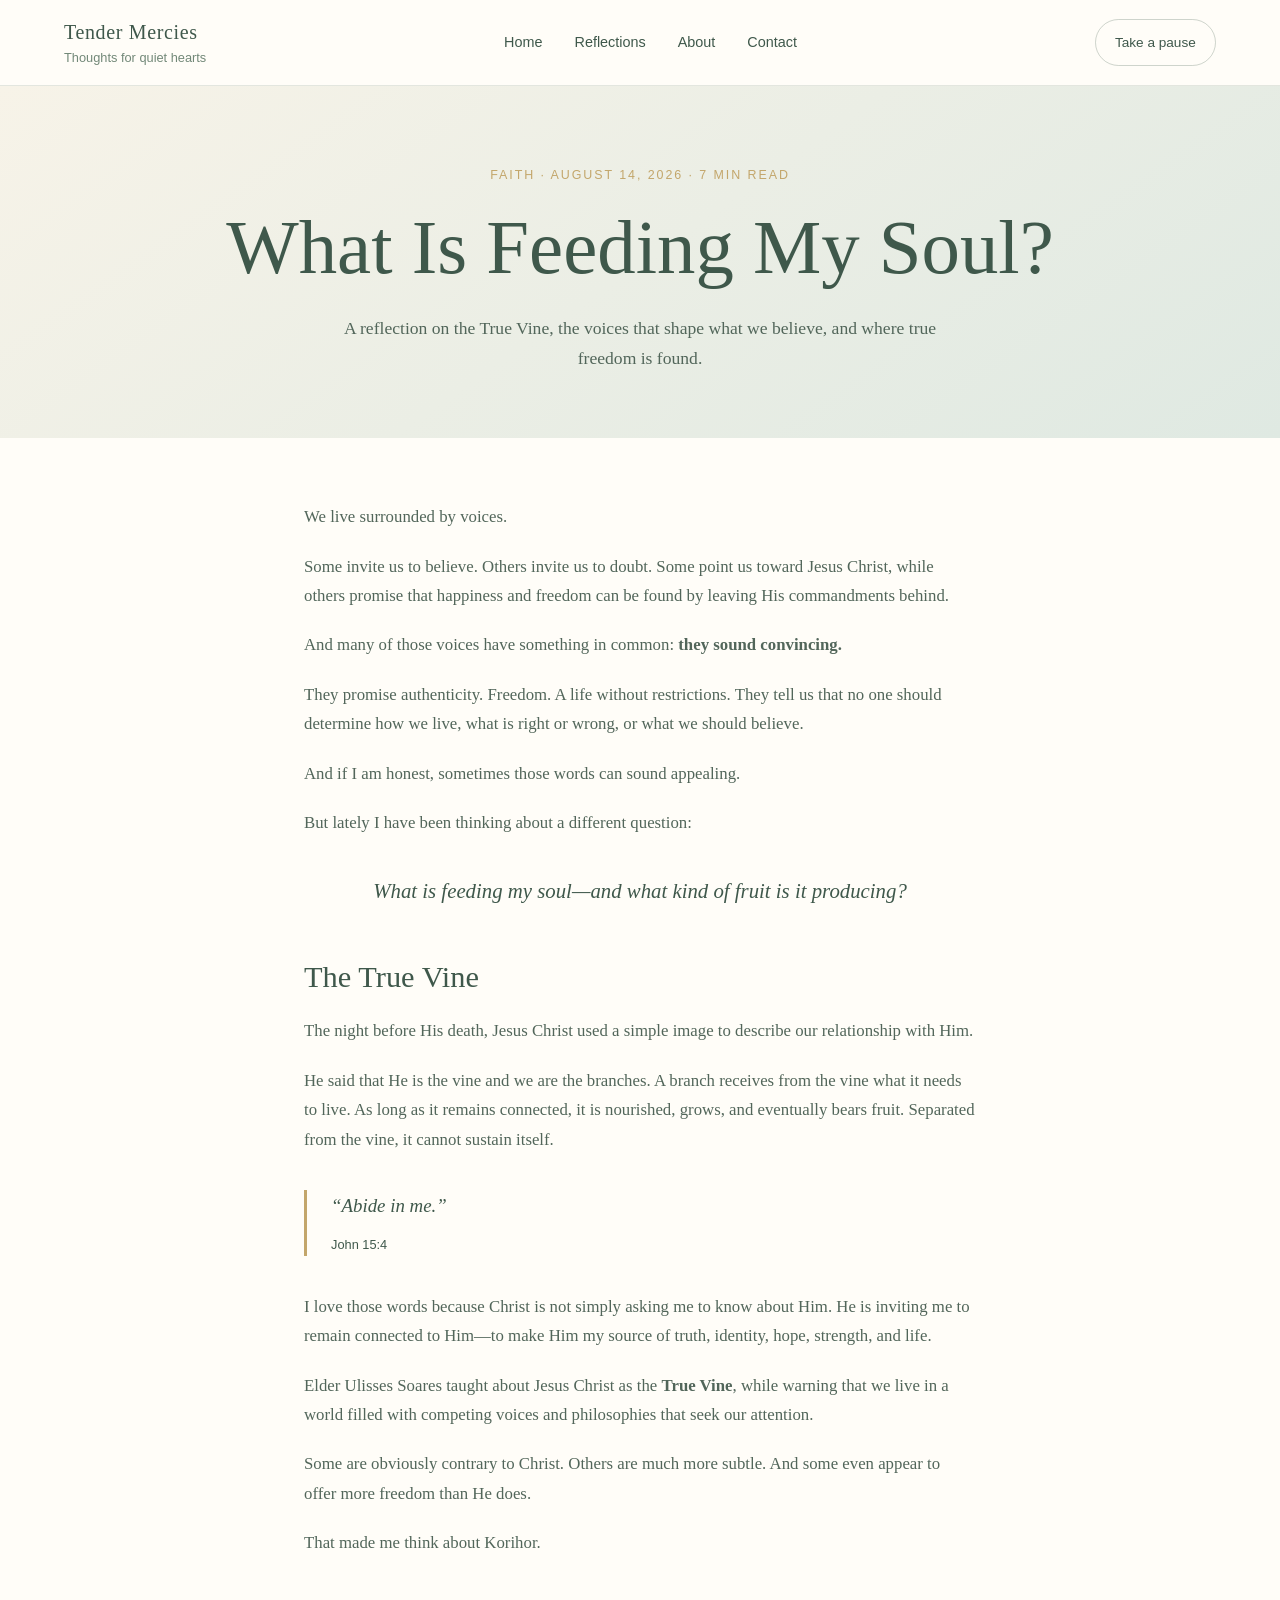
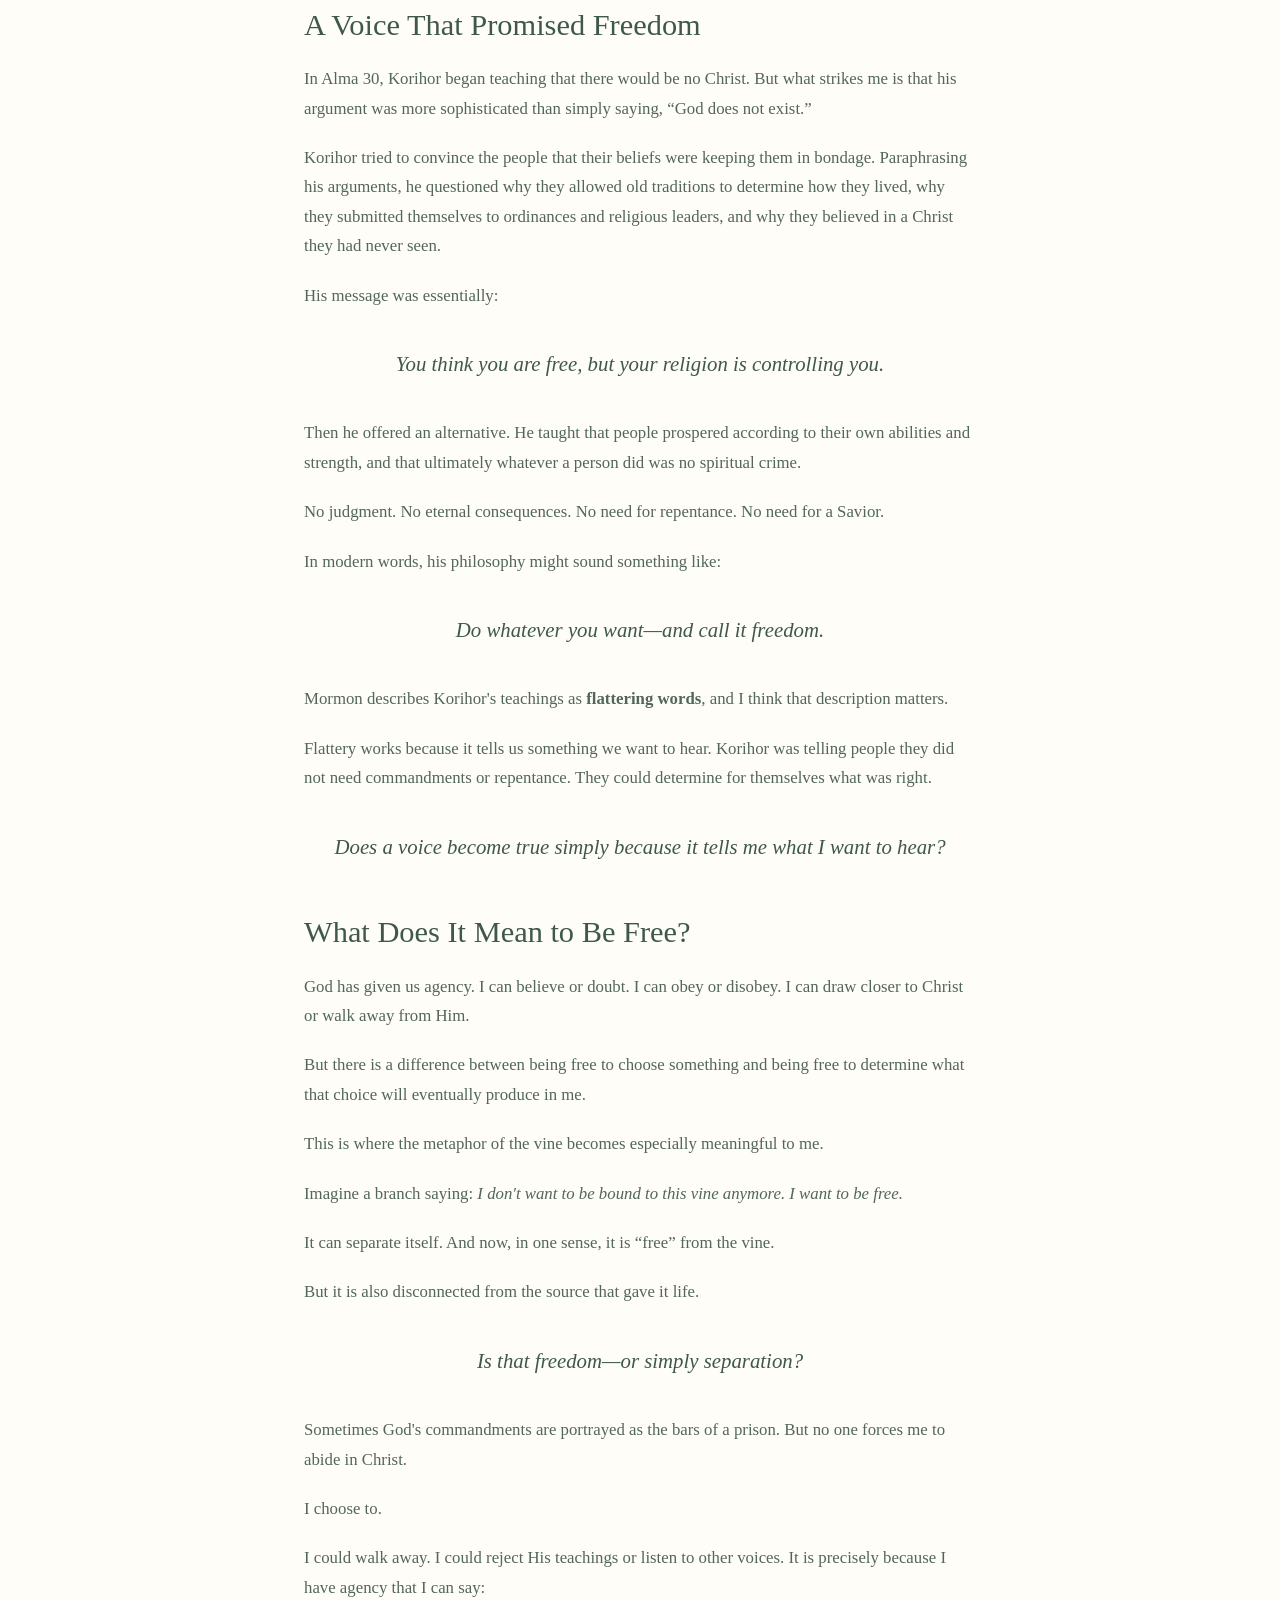
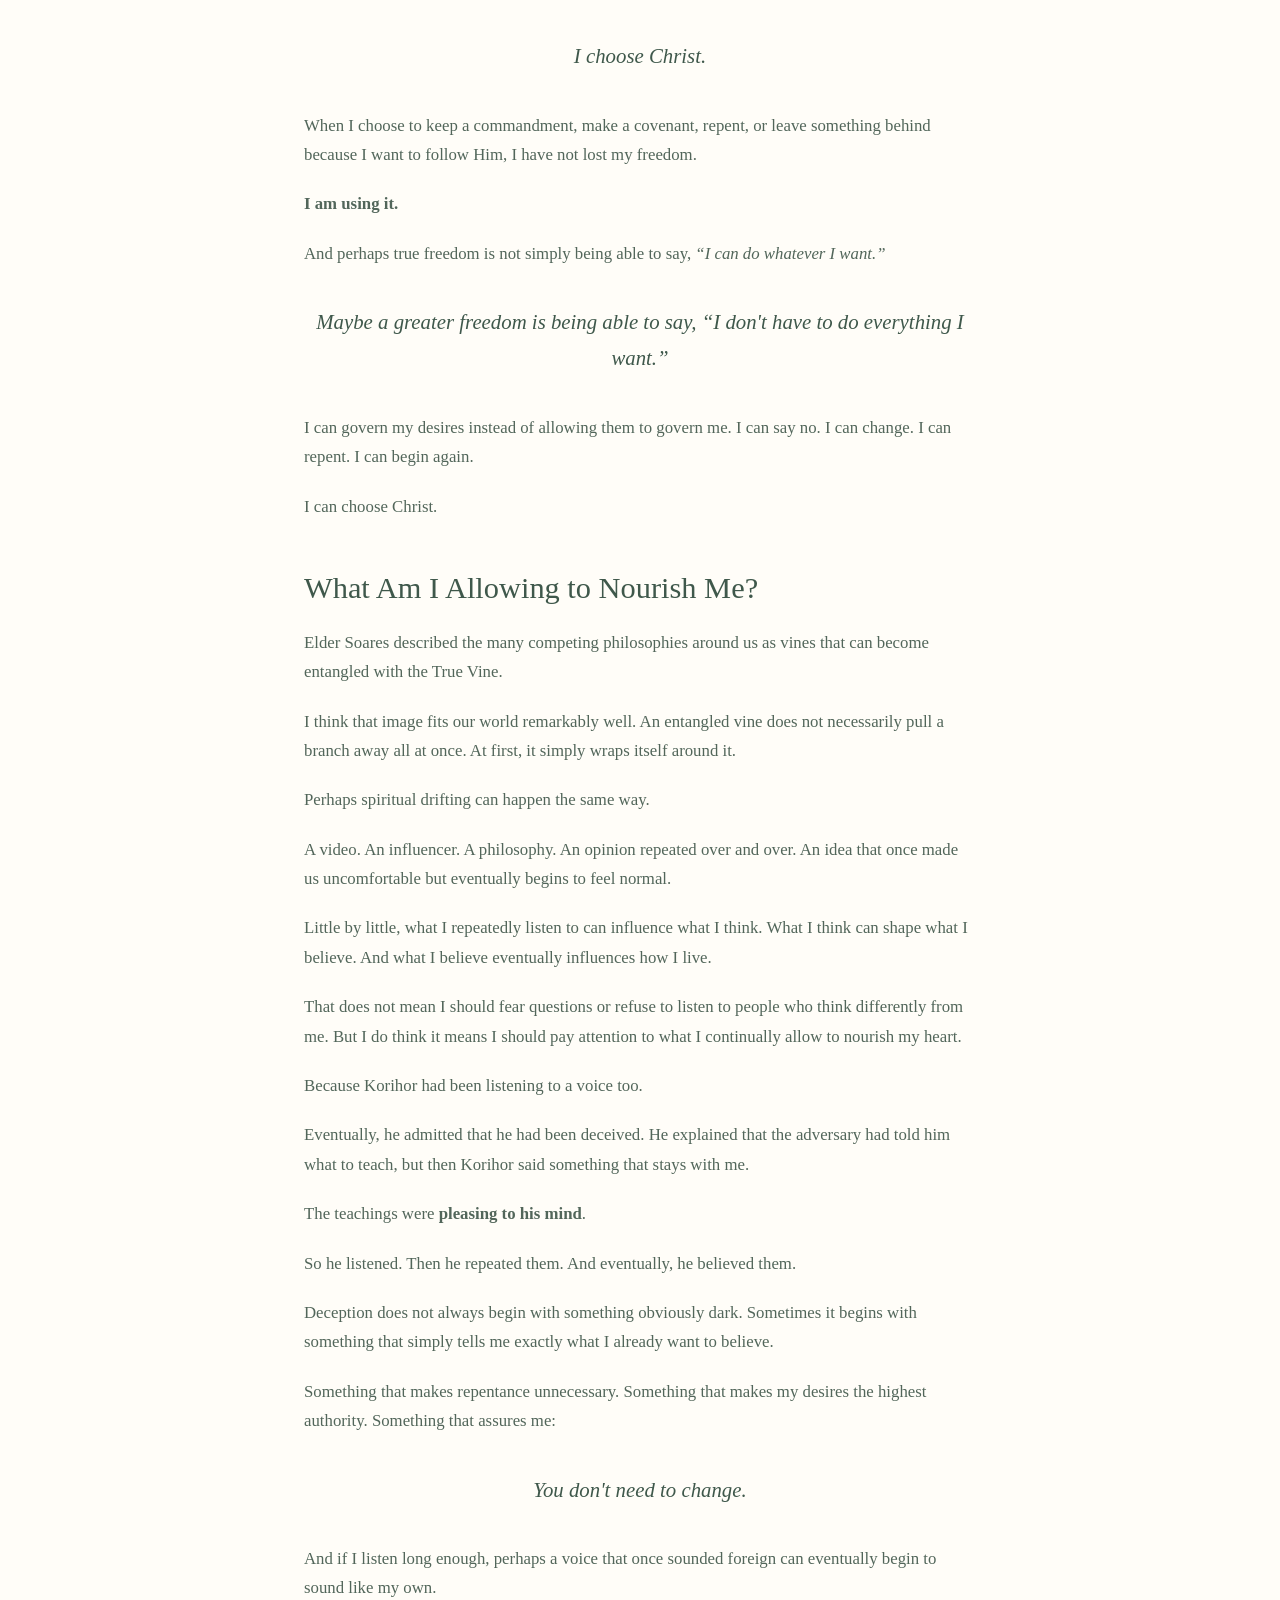
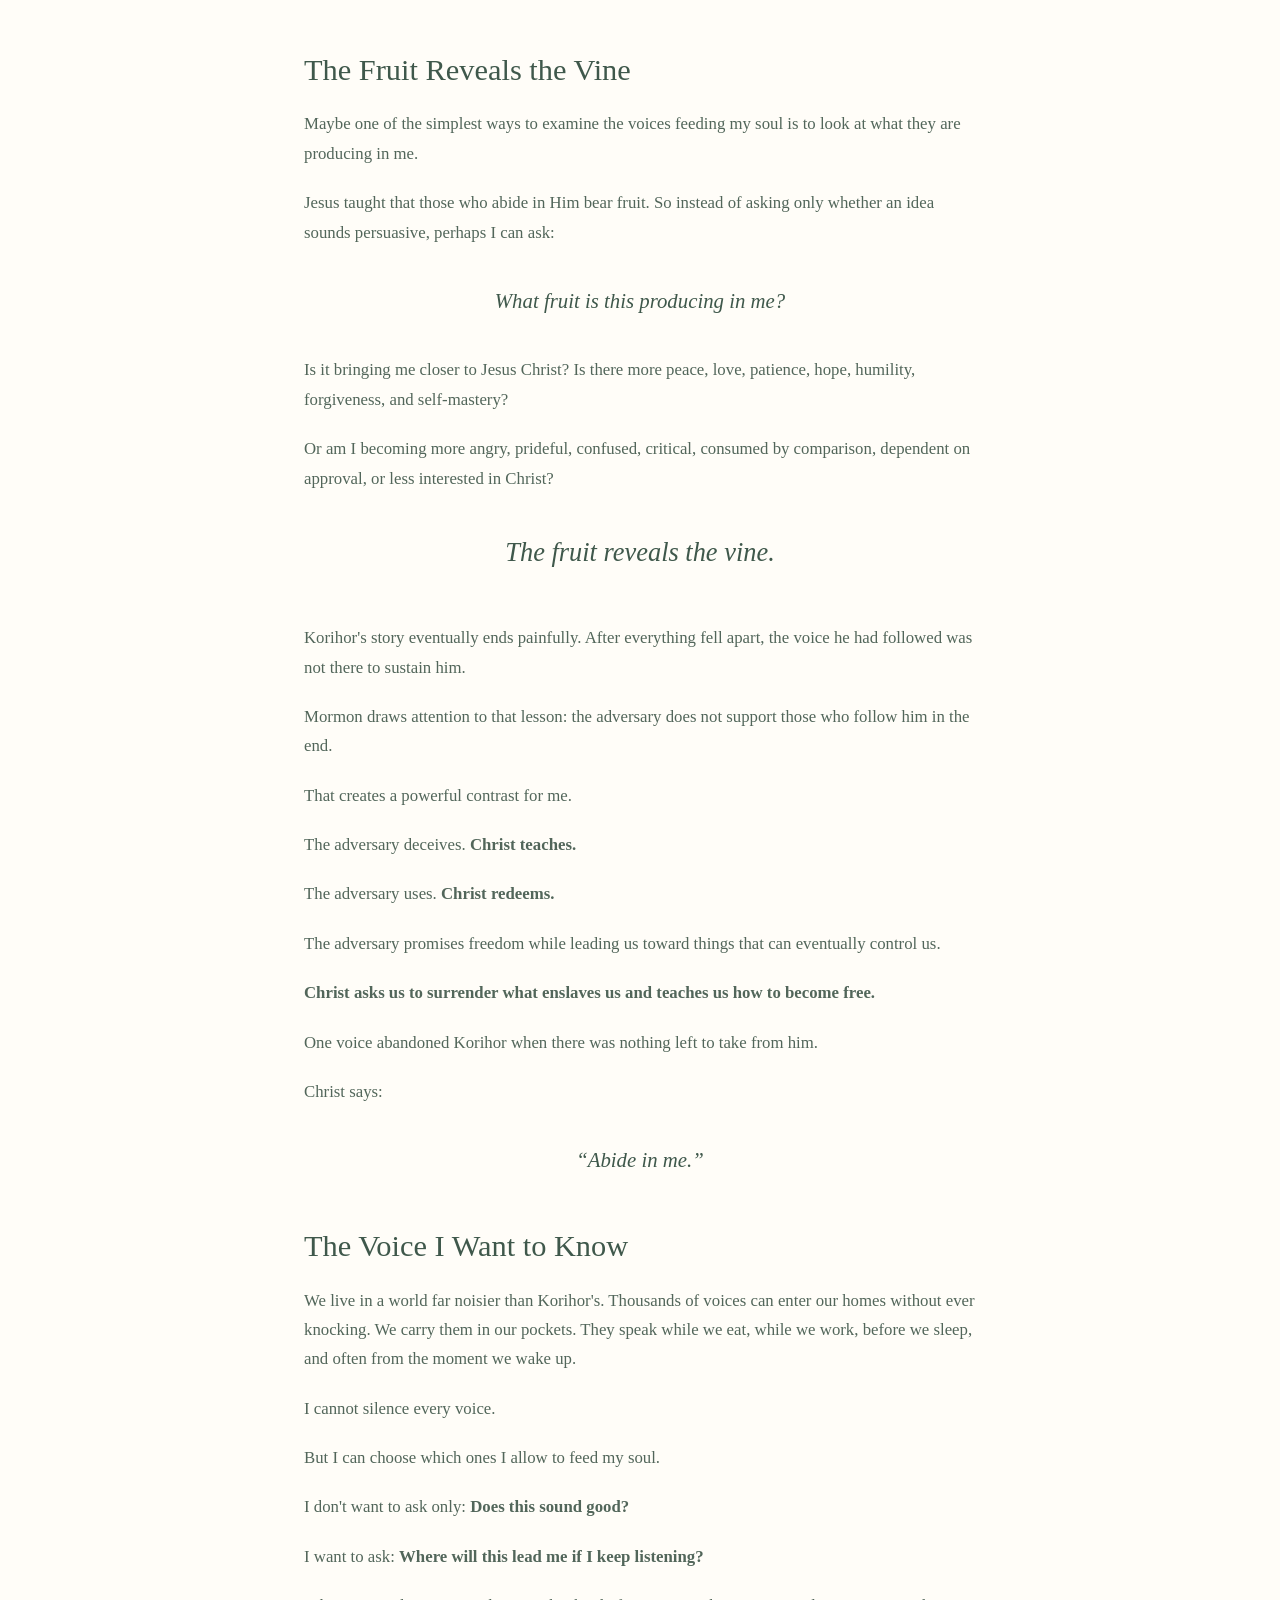
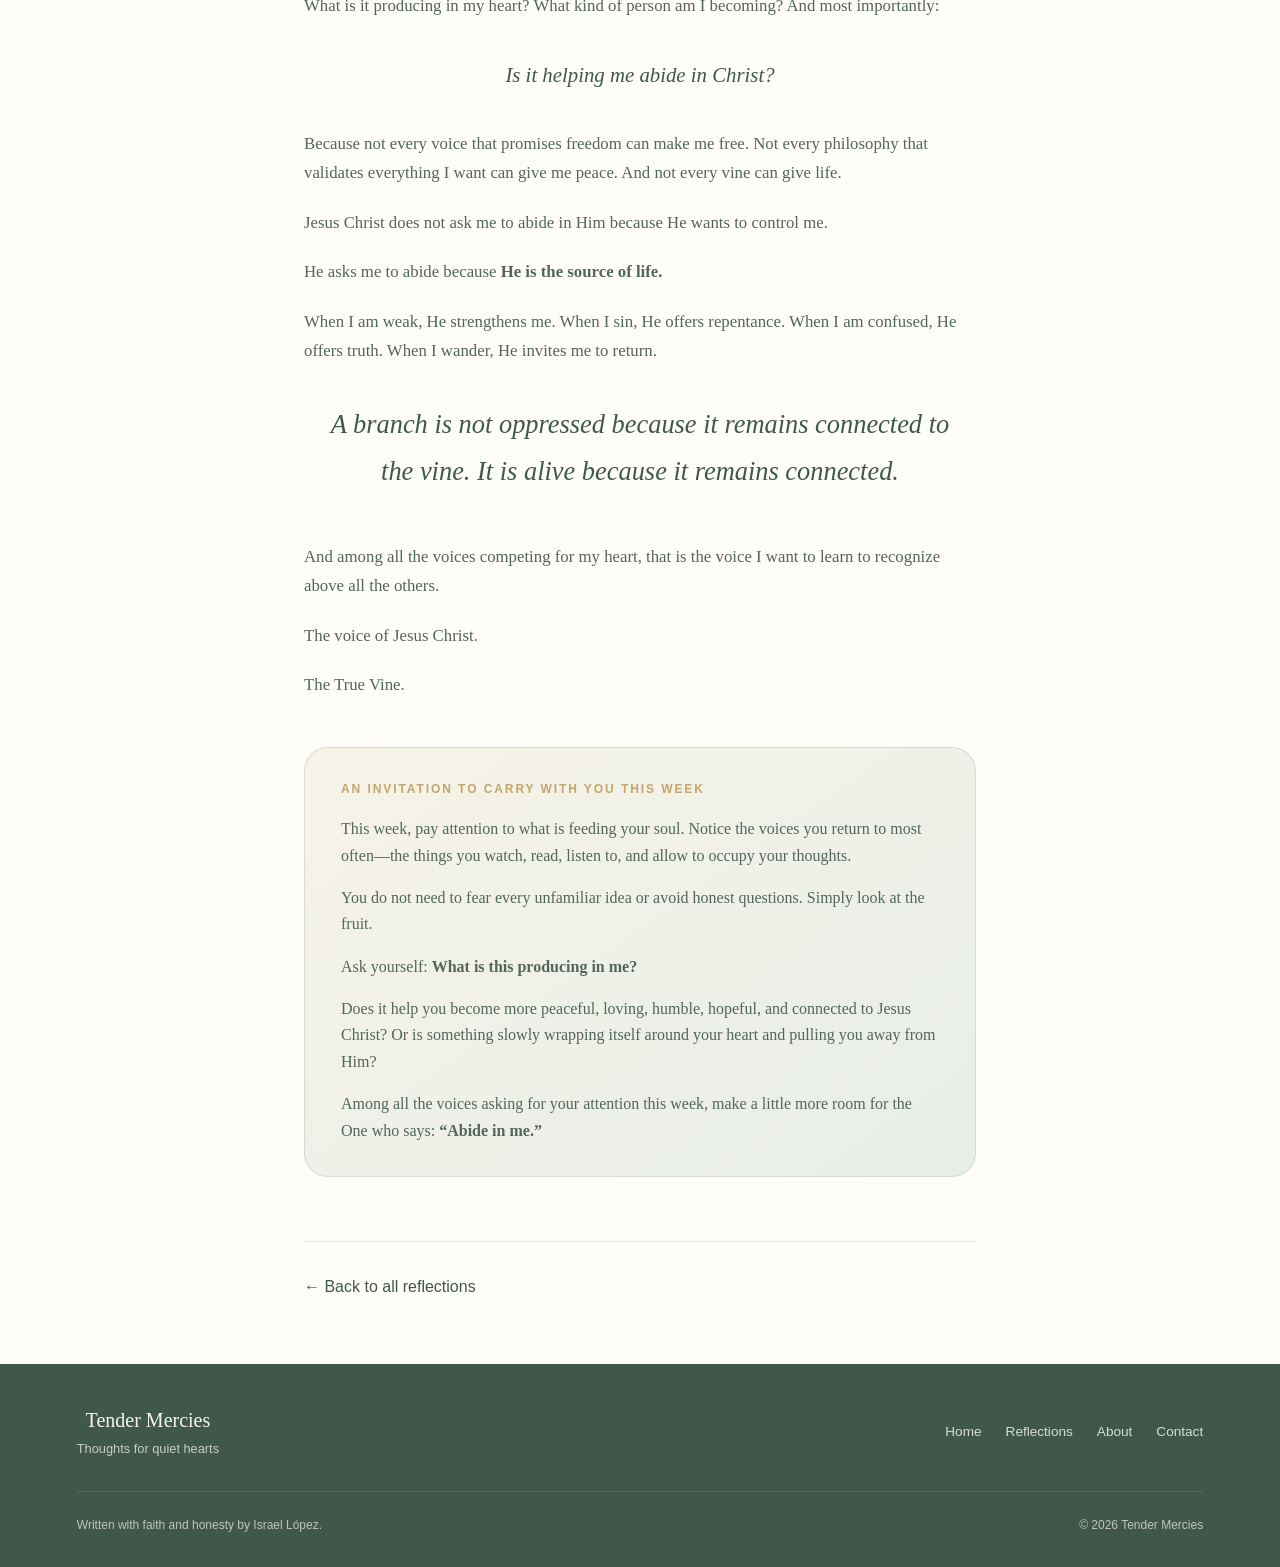
<file: posts/what-is-feeding-my-soul.html>
<!DOCTYPE html>
<html lang="en">
<head>
    <meta charset="UTF-8">
    <meta name="viewport" content="width=device-width, initial-scale=1.0">

    <meta
        name="description"
        content="A reflection on Jesus Christ as the True Vine, the voices that shape what we believe, and where true freedom is found."
    >

    <meta name="author" content="Israel López">

    <meta
        property="og:title"
        content="What Is Feeding My Soul? | Tender Mercies"
    >

    <meta
        property="og:description"
        content="A reflection on Jesus Christ as the True Vine, the voices that shape what we believe, and where true freedom is found."
    >

    <meta property="og:type" content="article">

    <meta
        property="og:image"
        content="https://ilopzb.github.io/Israel-Lopez/images/feeding-my-soul.png"
    >

    <meta
        property="og:url"
        content="https://ilopzb.github.io/Israel-Lopez/posts/what-is-feeding-my-soul.html"
    >

    <meta property="og:site_name" content="Tender Mercies">

    <meta name="twitter:card" content="summary_large_image">

    <title>What Is Feeding My Soul? | Tender Mercies</title>

    <link rel="stylesheet" href="../styles/styles.css">
</head>

<body class="post-page">

    <header class="site-header">
        <a class="site-brand" href="../index.html">
            <span class="site-title">Tender Mercies</span>
            <span class="site-tagline">Thoughts for quiet hearts</span>
        </a>

        <nav class="main-navigation" aria-label="Main navigation">
    <a href="../index.html">Home</a>
    <a href="../blog.html">Reflections</a>
    <a href="../about.html">About</a>
    <a href="../contact.html">Contact</a>
</nav>

        <button class="pause-button" type="button">
            Take a pause
        </button>
    </header>

    <main>
       <article>

            <header class="post-header">
                <p class="post-meta">
                    Faith · August 14, 2026 · 7 min read
                </p>

                <h1>What Is Feeding My Soul?</h1>

                <p class="post-introduction">
    A reflection on the True Vine, the voices that shape what we
    believe, and where true freedom is found.
</p>
            </header>

            <div class="post-content">

                <p>
                    We live surrounded by voices.
                </p>

                <p>
                    Some invite us to believe. Others invite us to doubt.
                    Some point us toward Jesus Christ, while others promise
                    that happiness and freedom can be found by leaving His
                    commandments behind.
                </p>

                <p>
                    And many of those voices have something in common:
                    <strong>they sound convincing.</strong>
                </p>

                <p>
                    They promise authenticity. Freedom. A life without
                    restrictions. They tell us that no one should determine
                    how we live, what is right or wrong, or what we should
                    believe.
                </p>

                <p>
                    And if I am honest, sometimes those words can sound
                    appealing.
                </p>

                <p>
                    But lately I have been thinking about a different question:
                </p>

                <p class="reflection-question">
                    What is feeding my soul—and what kind of fruit is it
                    producing?
                </p>

                <h2>The True Vine</h2>

                <p>
                    The night before His death, Jesus Christ used a simple
                    image to describe our relationship with Him.
                </p>

                <p>
                    He said that He is the vine and we are the branches.
                    A branch receives from the vine what it needs to live.
                    As long as it remains connected, it is nourished, grows,
                    and eventually bears fruit. Separated from the vine,
                    it cannot sustain itself.
                </p>

                <blockquote>
                    “Abide in me.”

                    <cite>John 15:4</cite>
                </blockquote>

                <p>
                    I love those words because Christ is not simply asking me
                    to know about Him. He is inviting me to remain connected
                    to Him—to make Him my source of truth, identity, hope,
                    strength, and life.
                </p>

                <p>
                    Elder Ulisses Soares taught about Jesus Christ as the
                    <strong>True Vine</strong>, while warning that we live in
                    a world filled with competing voices and philosophies that
                    seek our attention.
                </p>

                <p>
                    Some are obviously contrary to Christ. Others are much
                    more subtle. And some even appear to offer more freedom
                    than He does.
                </p>

                <p>
                    That made me think about Korihor.
                </p>

                <h2>A Voice That Promised Freedom</h2>

                <p>
                    In Alma 30, Korihor began teaching that there would be no
                    Christ. But what strikes me is that his argument was more
                    sophisticated than simply saying, “God does not exist.”
                </p>

                <p>
                    Korihor tried to convince the people that their beliefs
                    were keeping them in bondage. Paraphrasing his arguments,
                    he questioned why they allowed old traditions to determine
                    how they lived, why they submitted themselves to ordinances
                    and religious leaders, and why they believed in a Christ
                    they had never seen.
                </p>

                <p>
                    His message was essentially:
                </p>

                <p class="reflection-question">
                    You think you are free, but your religion is controlling you.
                </p>

                <p>
                    Then he offered an alternative. He taught that people
                    prospered according to their own abilities and strength,
                    and that ultimately whatever a person did was no spiritual
                    crime.
                </p>

                <p>
                    No judgment. No eternal consequences. No need for
                    repentance. No need for a Savior.
                </p>

                <p>
                    In modern words, his philosophy might sound something like:
                </p>

                <p class="reflection-question">
                    Do whatever you want—and call it freedom.
                </p>

                <p>
                    Mormon describes Korihor's teachings as
                    <strong>flattering words</strong>, and I think that
                    description matters.
                </p>

                <p>
                    Flattery works because it tells us something we want to hear.
                    Korihor was telling people they did not need commandments
                    or repentance. They could determine for themselves what
                    was right.
                </p>

                <p class="reflection-question">
                    Does a voice become true simply because it tells me what
                    I want to hear?
                </p>

                <h2>What Does It Mean to Be Free?</h2>

                <p>
                    God has given us agency. I can believe or doubt. I can obey
                    or disobey. I can draw closer to Christ or walk away from Him.
                </p>

                <p>
                    But there is a difference between being free to choose
                    something and being free to determine what that choice
                    will eventually produce in me.
                </p>

                <p>
                    This is where the metaphor of the vine becomes especially
                    meaningful to me.
                </p>

                <p>
                    Imagine a branch saying:
                    <em>I don't want to be bound to this vine anymore.
                    I want to be free.</em>
                </p>

                <p>
                    It can separate itself. And now, in one sense, it is
                    “free” from the vine.
                </p>

                <p>
                    But it is also disconnected from the source that gave it life.
                </p>

                <p class="reflection-question">
                    Is that freedom—or simply separation?
                </p>

                <p>
                    Sometimes God's commandments are portrayed as the bars of
                    a prison. But no one forces me to abide in Christ.
                </p>

                <p>
                    I choose to.
                </p>

                <p>
                    I could walk away. I could reject His teachings or listen
                    to other voices. It is precisely because I have agency
                    that I can say:
                </p>

                <p class="reflection-question">
                    I choose Christ.
                </p>

                <p>
                    When I choose to keep a commandment, make a covenant,
                    repent, or leave something behind because I want to follow
                    Him, I have not lost my freedom.
                </p>

                <p>
                    <strong>I am using it.</strong>
                </p>

                <p>
                    And perhaps true freedom is not simply being able to say,
                    <em>“I can do whatever I want.”</em>
                </p>

                <p class="reflection-question">
                    Maybe a greater freedom is being able to say,
                    “I don't have to do everything I want.”
                </p>

                <p>
                    I can govern my desires instead of allowing them to govern
                    me. I can say no. I can change. I can repent. I can begin
                    again.
                </p>

                <p>
                    I can choose Christ.
                </p>

                <h2>What Am I Allowing to Nourish Me?</h2>

                <p>
                    Elder Soares described the many competing philosophies
                    around us as vines that can become entangled with the True Vine.
                </p>

                <p>
                    I think that image fits our world remarkably well.
                    An entangled vine does not necessarily pull a branch away
                    all at once. At first, it simply wraps itself around it.
                </p>

                <p>
                    Perhaps spiritual drifting can happen the same way.
                </p>

                <p>
                    A video. An influencer. A philosophy. An opinion repeated
                    over and over. An idea that once made us uncomfortable but
                    eventually begins to feel normal.
                </p>

                <p>
                    Little by little, what I repeatedly listen to can influence
                    what I think. What I think can shape what I believe.
                    And what I believe eventually influences how I live.
                </p>

                <p>
                    That does not mean I should fear questions or refuse to
                    listen to people who think differently from me.
                    But I do think it means I should pay attention to what
                    I continually allow to nourish my heart.
                </p>

                <p>
                    Because Korihor had been listening to a voice too.
                </p>

                <p>
                    Eventually, he admitted that he had been deceived.
                    He explained that the adversary had told him what to teach,
                    but then Korihor said something that stays with me.
                </p>

                <p>
                    The teachings were <strong>pleasing to his mind</strong>.
                </p>

                <p>
                    So he listened. Then he repeated them. And eventually,
                    he believed them.
                </p>

                <p>
                    Deception does not always begin with something obviously
                    dark. Sometimes it begins with something that simply tells
                    me exactly what I already want to believe.
                </p>

                <p>
                    Something that makes repentance unnecessary. Something
                    that makes my desires the highest authority. Something
                    that assures me:
                </p>

                <p class="reflection-question">
                    You don't need to change.
                </p>

                <p>
                    And if I listen long enough, perhaps a voice that once
                    sounded foreign can eventually begin to sound like my own.
                </p>

                <h2>The Fruit Reveals the Vine</h2>

                <p>
                    Maybe one of the simplest ways to examine the voices feeding
                    my soul is to look at what they are producing in me.
                </p>

                <p>
                    Jesus taught that those who abide in Him bear fruit.
                    So instead of asking only whether an idea sounds persuasive,
                    perhaps I can ask:
                </p>

                <p class="reflection-question">
                    What fruit is this producing in me?
                </p>

                <p>
                    Is it bringing me closer to Jesus Christ?
                    Is there more peace, love, patience, hope, humility,
                    forgiveness, and self-mastery?
                </p>

                <p>
                    Or am I becoming more angry, prideful, confused, critical,
                    consumed by comparison, dependent on approval, or less
                    interested in Christ?
                </p>

                <p class="reflection-question final-statement">
                    The fruit reveals the vine.
                </p>

                <p>
                    Korihor's story eventually ends painfully. After everything
                    fell apart, the voice he had followed was not there to
                    sustain him.
                </p>

                <p>
                    Mormon draws attention to that lesson: the adversary does
                    not support those who follow him in the end.
                </p>

                <p>
                    That creates a powerful contrast for me.
                </p>

                <p>
                    The adversary deceives.
                    <strong>Christ teaches.</strong>
                </p>

                <p>
                    The adversary uses.
                    <strong>Christ redeems.</strong>
                </p>

                <p>
                    The adversary promises freedom while leading us toward
                    things that can eventually control us.
                </p>

                <p>
                    <strong>
                        Christ asks us to surrender what enslaves us and teaches
                        us how to become free.
                    </strong>
                </p>

                <p>
                    One voice abandoned Korihor when there was nothing left
                    to take from him.
                </p>

                <p>
                    Christ says:
                </p>

                <p class="reflection-question">
                    “Abide in me.”
                </p>

                <h2>The Voice I Want to Know</h2>

                <p>
                    We live in a world far noisier than Korihor's.
                    Thousands of voices can enter our homes without ever knocking.
                    We carry them in our pockets. They speak while we eat,
                    while we work, before we sleep, and often from the moment
                    we wake up.
                </p>

                <p>
                    I cannot silence every voice.
                </p>

                <p>
                    But I can choose which ones I allow to feed my soul.
                </p>

                <p>
                    I don't want to ask only:
                    <strong>Does this sound good?</strong>
                </p>

                <p>
                    I want to ask:
                    <strong>Where will this lead me if I keep listening?</strong>
                </p>

                <p>
                    What is it producing in my heart? What kind of person am
                    I becoming? And most importantly:
                </p>

                <p class="reflection-question">
                    Is it helping me abide in Christ?
                </p>

                <p>
                    Because not every voice that promises freedom can make me free.
                    Not every philosophy that validates everything I want can
                    give me peace. And not every vine can give life.
                </p>

                <p>
                    Jesus Christ does not ask me to abide in Him because He
                    wants to control me.
                </p>

                <p>
                    He asks me to abide because
                    <strong>He is the source of life.</strong>
                </p>

                <p>
                    When I am weak, He strengthens me. When I sin, He offers
                    repentance. When I am confused, He offers truth.
                    When I wander, He invites me to return.
                </p>

                <p class="reflection-question final-statement">
                    A branch is not oppressed because it remains connected
                    to the vine. It is alive because it remains connected.
                </p>

                <p>
                    And among all the voices competing for my heart, that is
                    the voice I want to learn to recognize above all the others.
                </p>

                <p>
                    The voice of Jesus Christ.
                </p>

                <p>
                    The True Vine.
                </p>

                <aside class="weekly-invitation">
                    <p class="invitation-label">
                        An invitation to carry with you this week
                    </p>

                    <p>
                        This week, pay attention to what is feeding your soul.
                        Notice the voices you return to most often—the things
                        you watch, read, listen to, and allow to occupy your thoughts.
                    </p>

                    <p>
                        You do not need to fear every unfamiliar idea or avoid
                        honest questions. Simply look at the fruit.
                    </p>

                    <p>
                        Ask yourself:
                        <strong>What is this producing in me?</strong>
                    </p>

                    <p>
                        Does it help you become more peaceful, loving, humble,
                        hopeful, and connected to Jesus Christ? Or is something
                        slowly wrapping itself around your heart and pulling
                        you away from Him?
                    </p>

                    <p>
                        Among all the voices asking for your attention this week,
                        make a little more room for the One who says:
                        <strong>“Abide in me.”</strong>
                    </p>
                </aside>

                <a class="back-link" href="../blog.html">
                    ← Back to all reflections
                </a>

            </div>
        </article>

        <div class="pause-message" hidden>
            <p class="eyebrow">One quiet moment</p>

            <p class="pause-quote">
                Breathe in slowly. You do not have to solve everything today.
            </p>
        </div>
    </main>

    <footer class="site-footer">
        <div class="footer-content">
            <div>
                <p class="footer-title">Tender Mercies</p>
                <p class="footer-tagline">Thoughts for quiet hearts</p>
            </div>

            <nav class="footer-navigation" aria-label="Footer navigation">
    <a href="../index.html">Home</a>
    <a href="../blog.html">Reflections</a>
    <a href="../about.html">About</a>
    <a href="../contact.html">Contact</a>
</nav>
        </div>

        <div class="footer-bottom">
            <p>Written with faith and honesty by Israel López.</p>
            <p>&copy; 2026 Tender Mercies</p>
        </div>
    </footer>

    <script>
        const pauseButton = document.querySelector(".pause-button");
        const pauseMessage = document.querySelector(".pause-message");

        pauseButton.addEventListener("click", function () {
            const messageIsHidden = pauseMessage.hidden;

            pauseMessage.hidden = !messageIsHidden;

            if (messageIsHidden) {
                pauseButton.textContent = "Return to the page";

                pauseMessage.scrollIntoView({
                    behavior: "smooth",
                    block: "center"
                });
            } else {
                pauseButton.textContent = "Take a pause";
            }
        });
    </script>

</body>
</html>
</file>
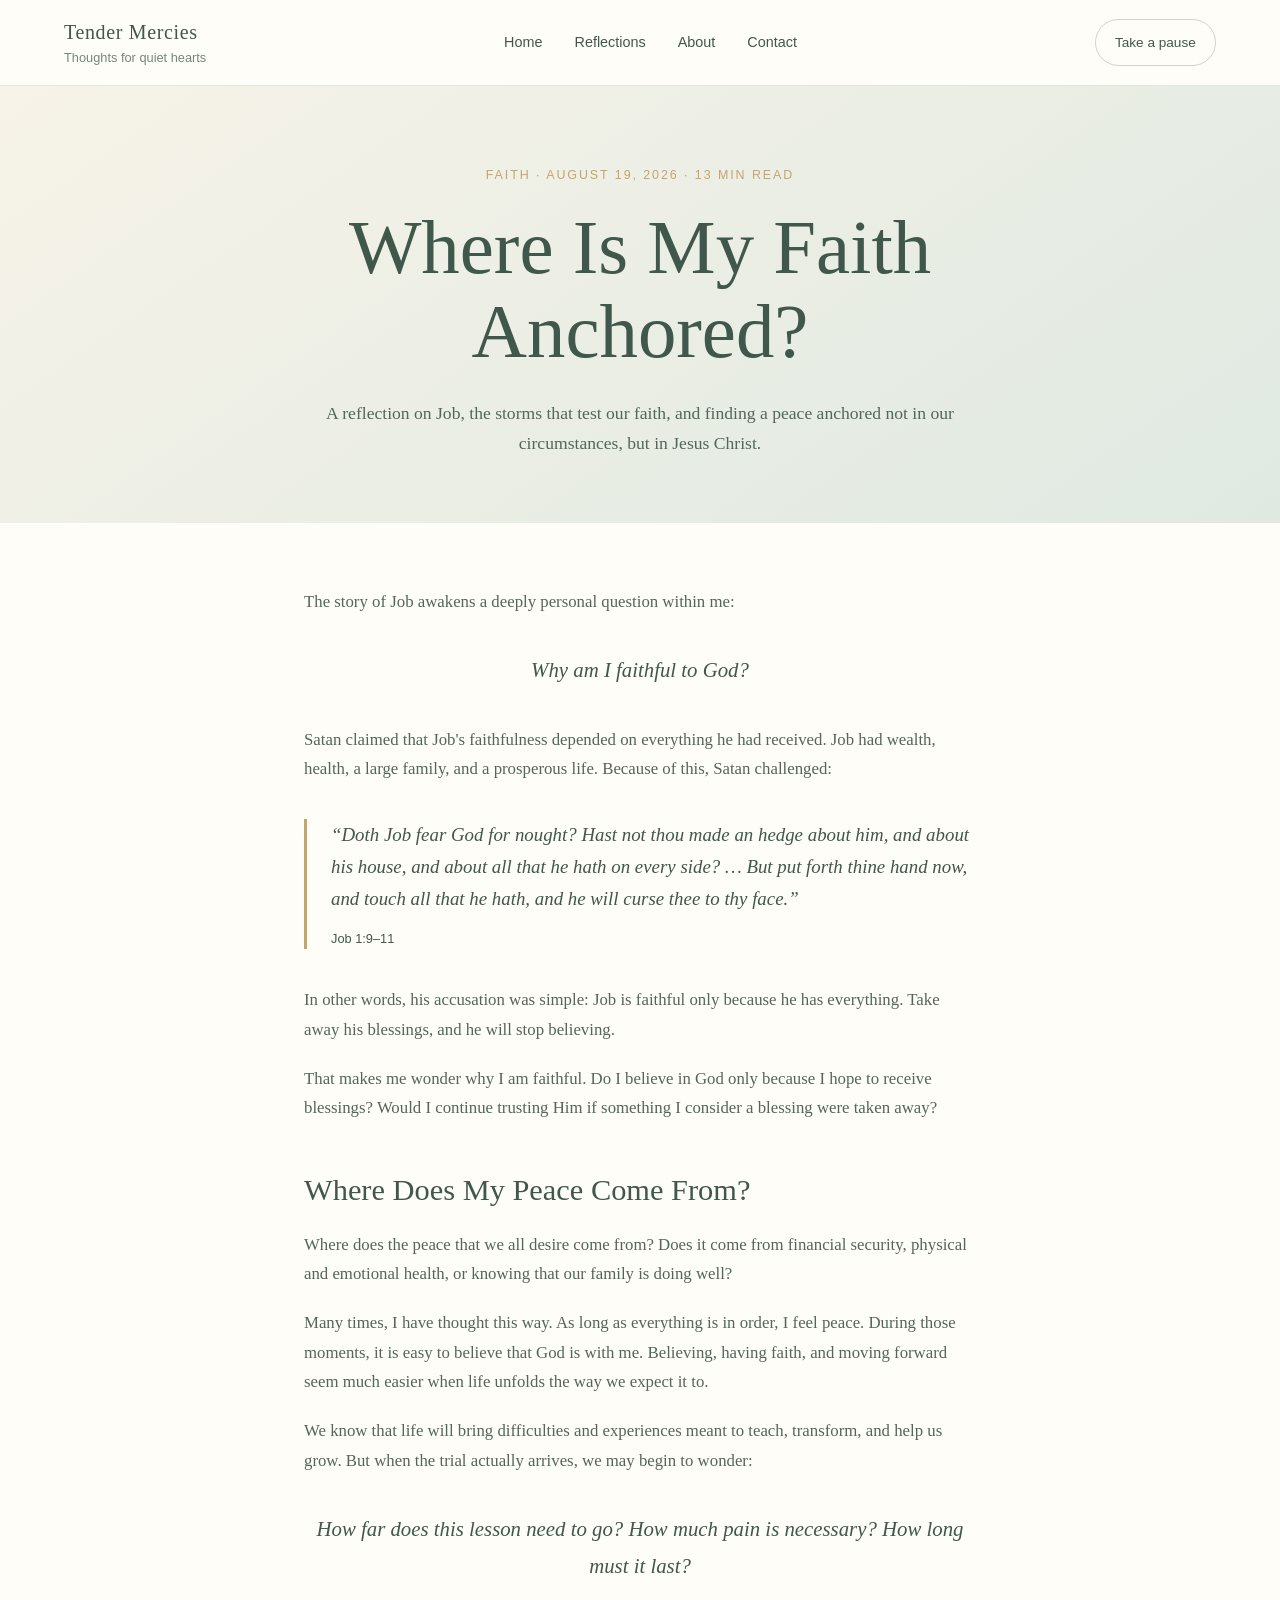
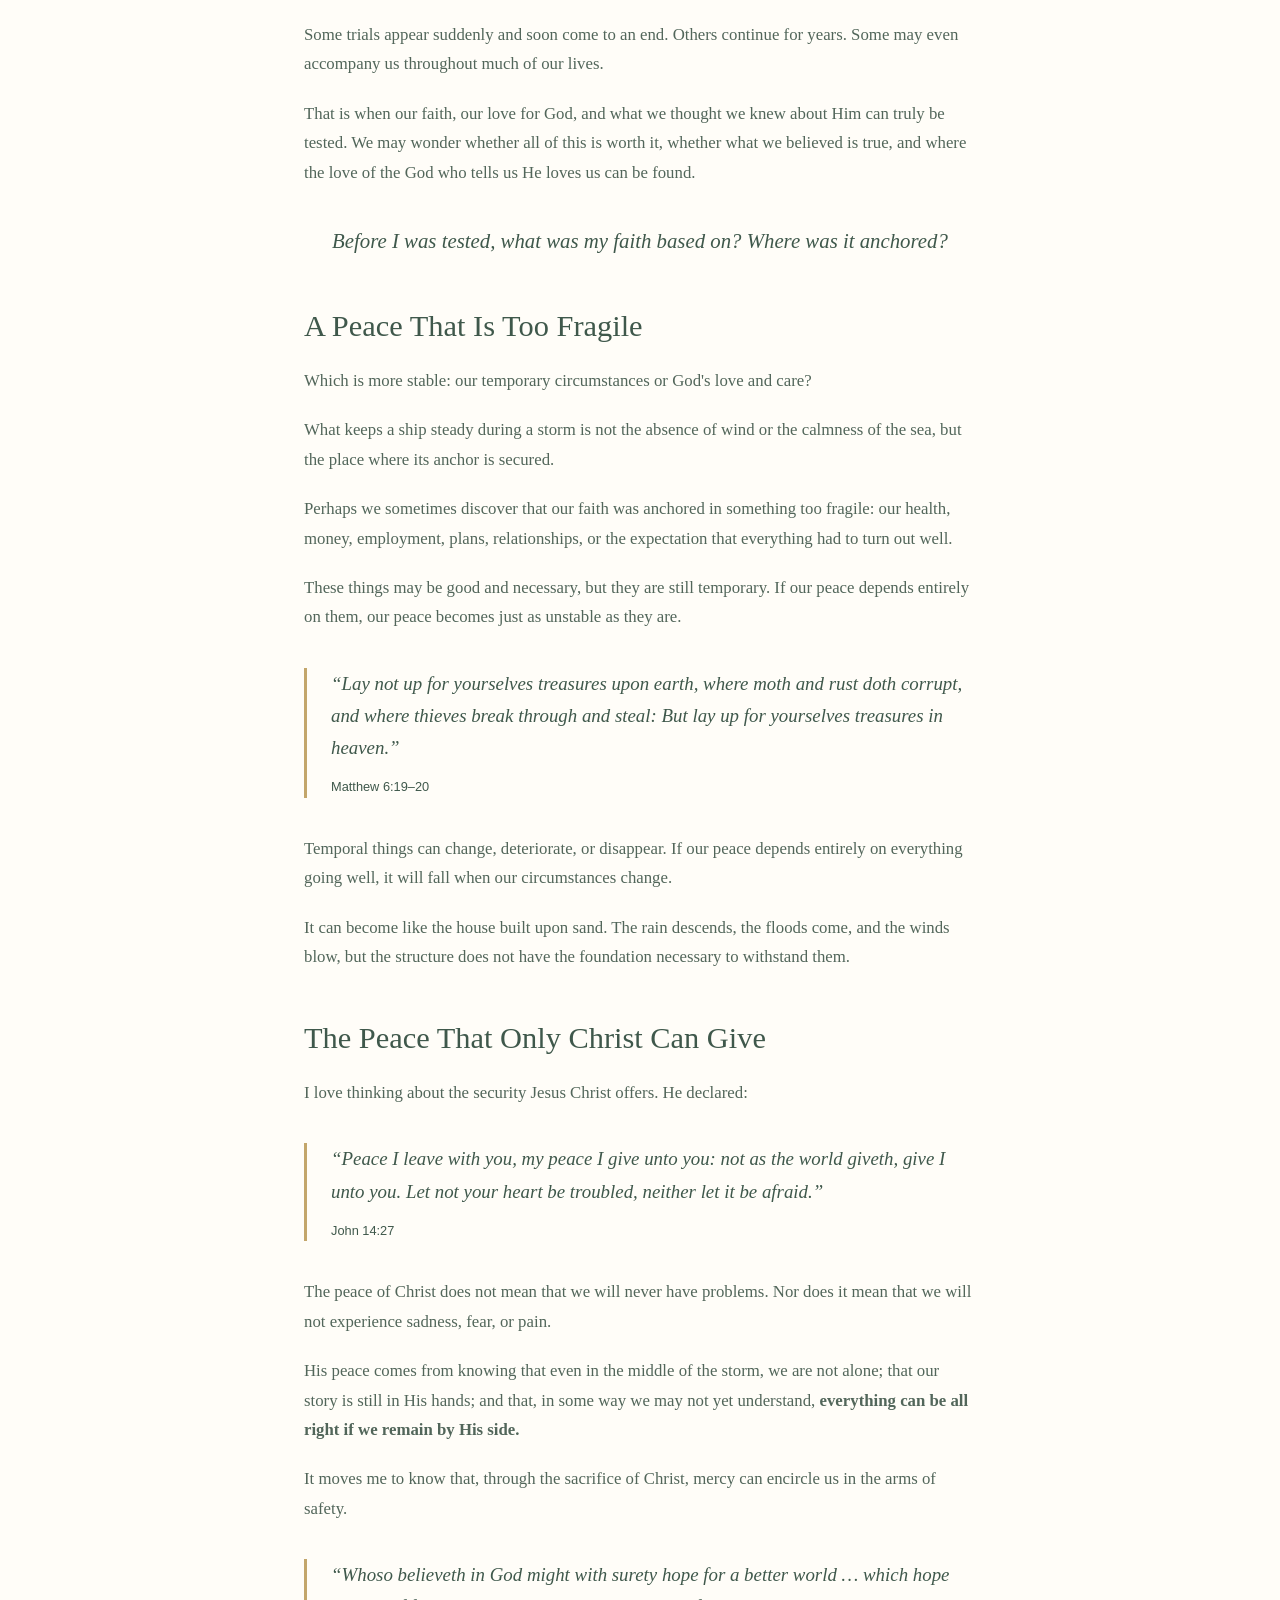
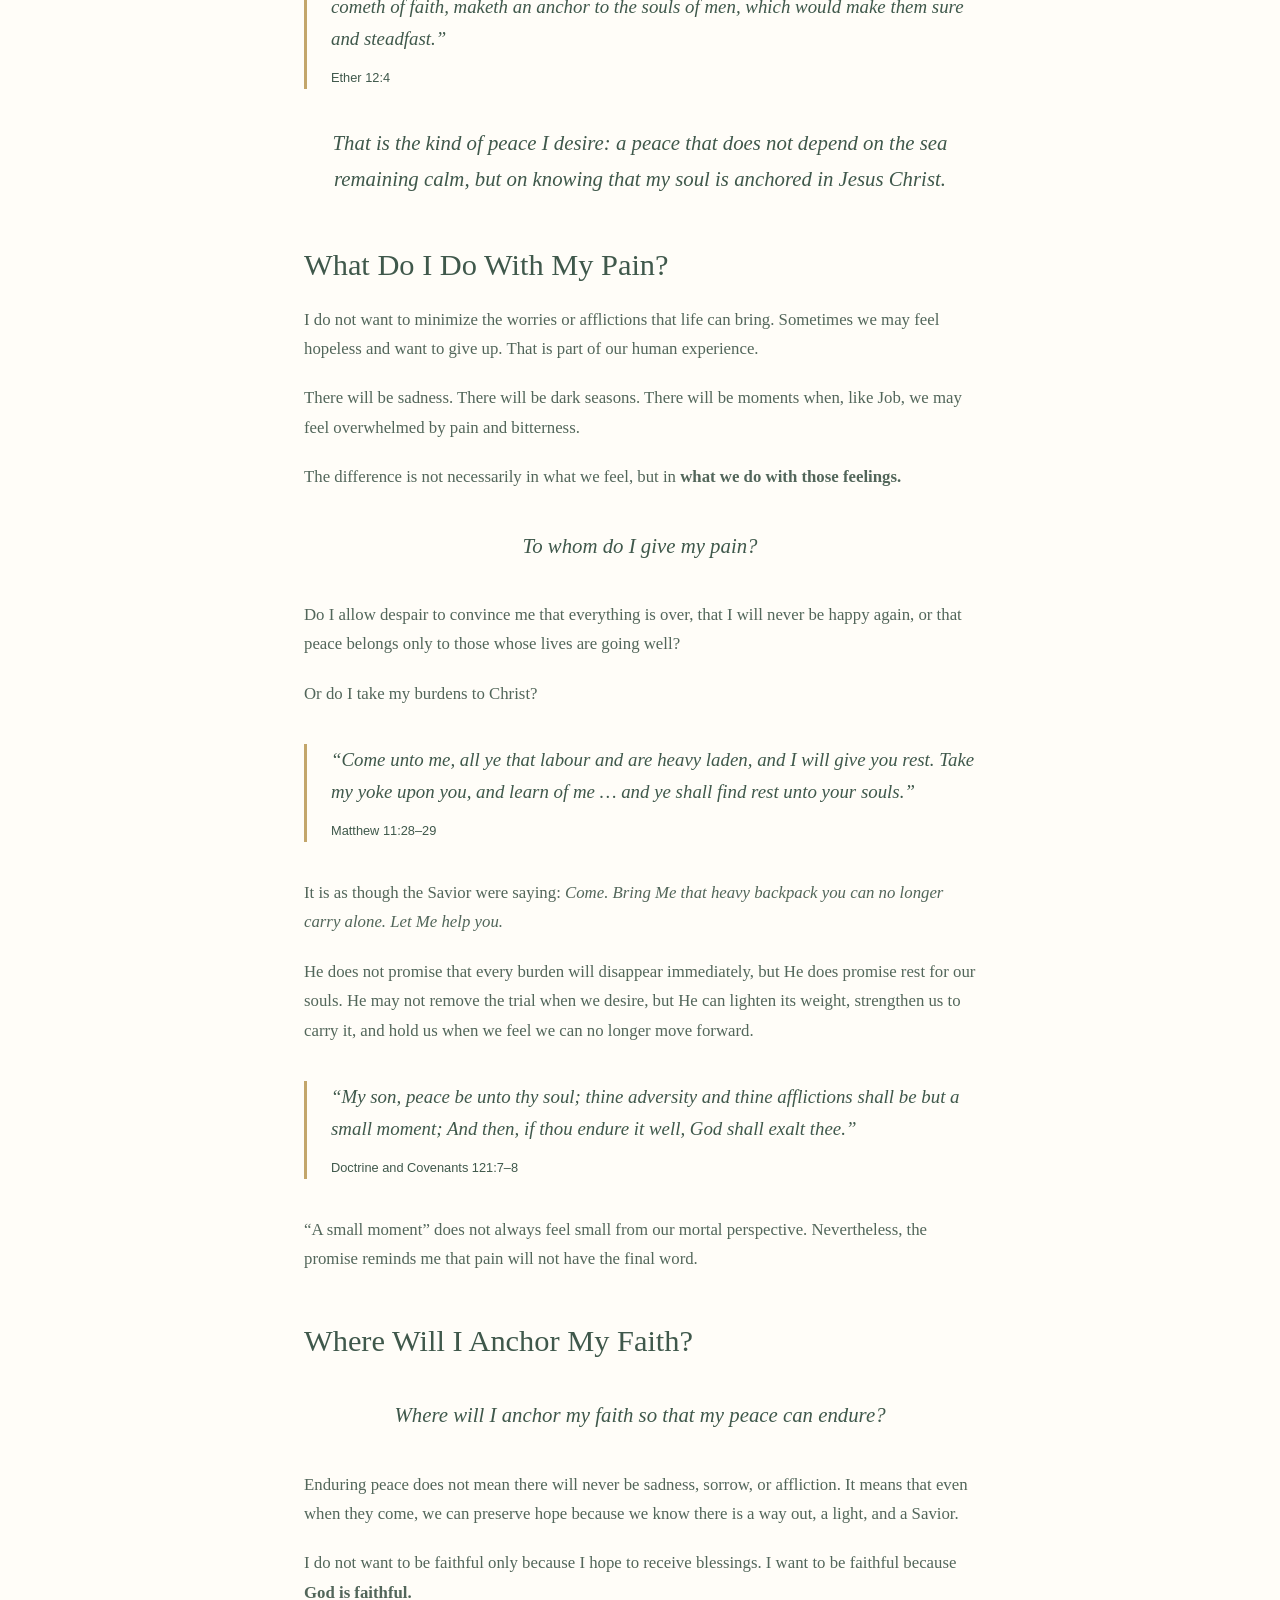
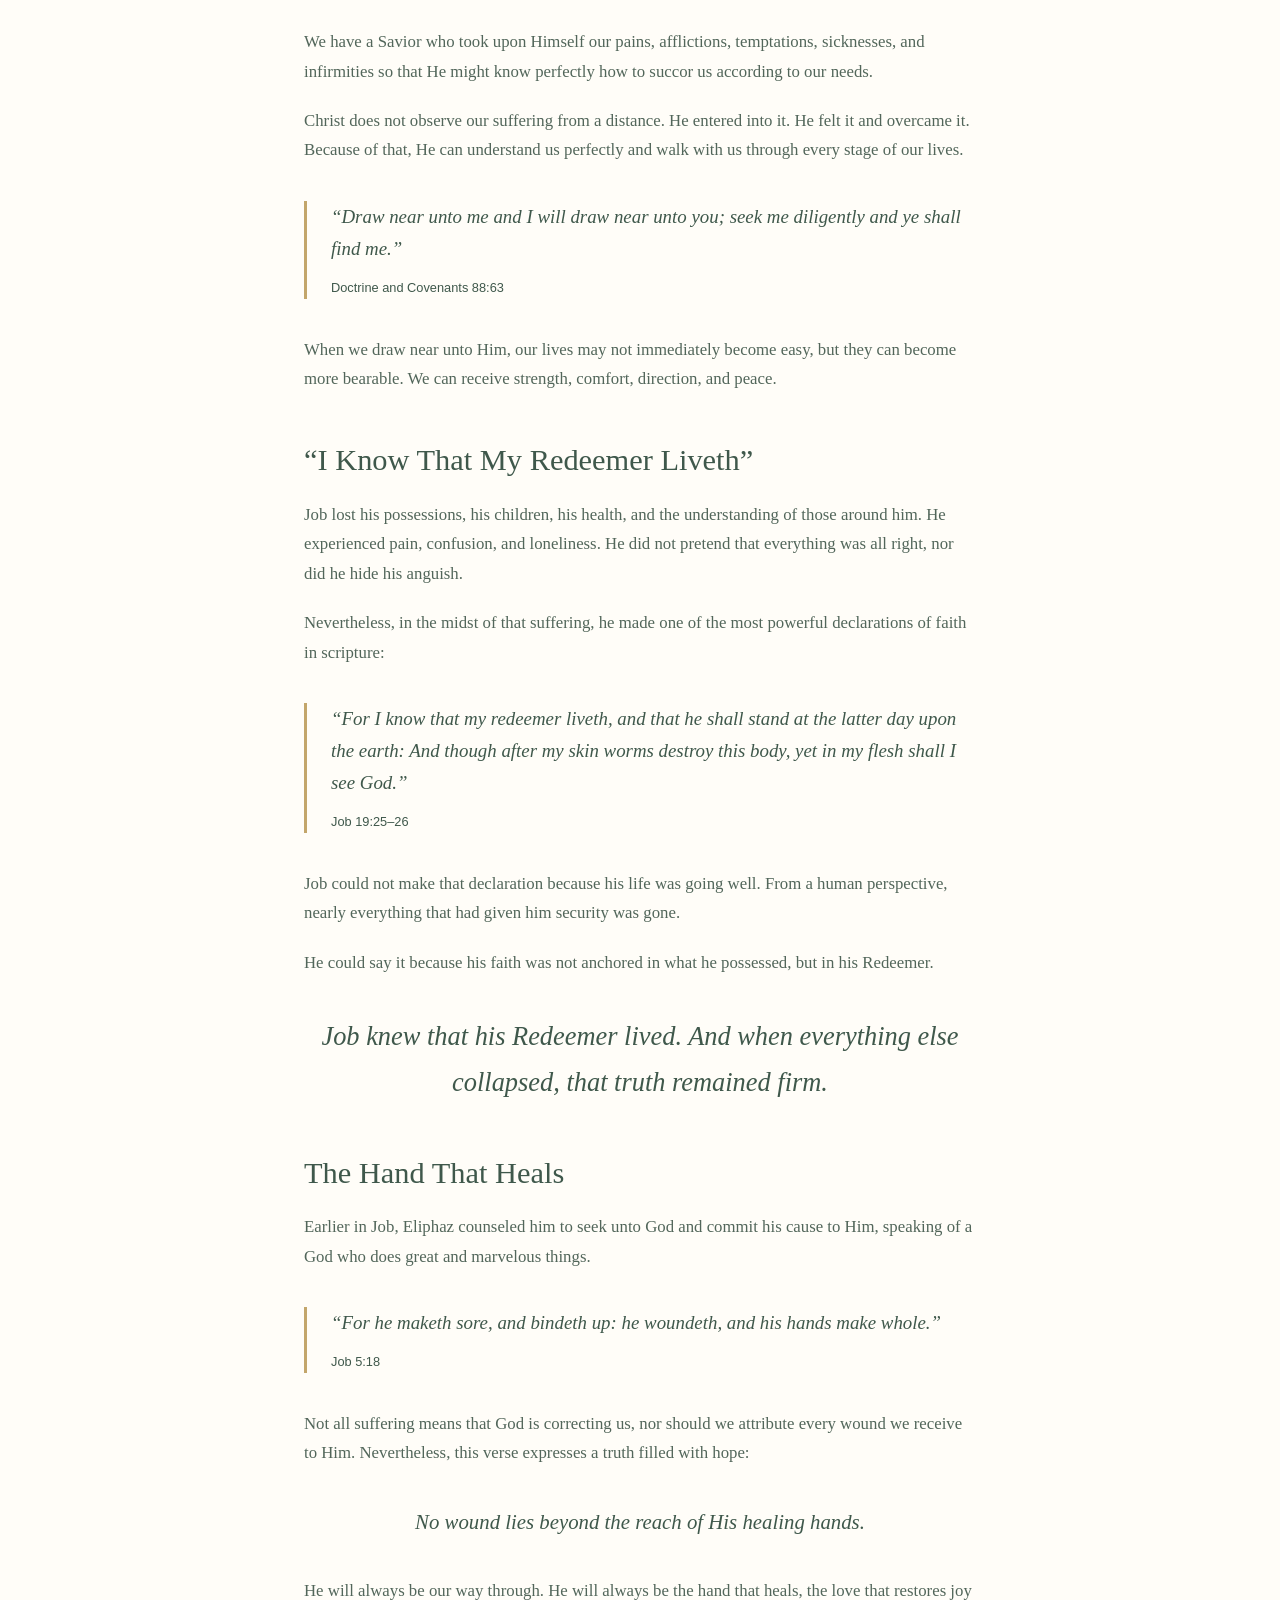
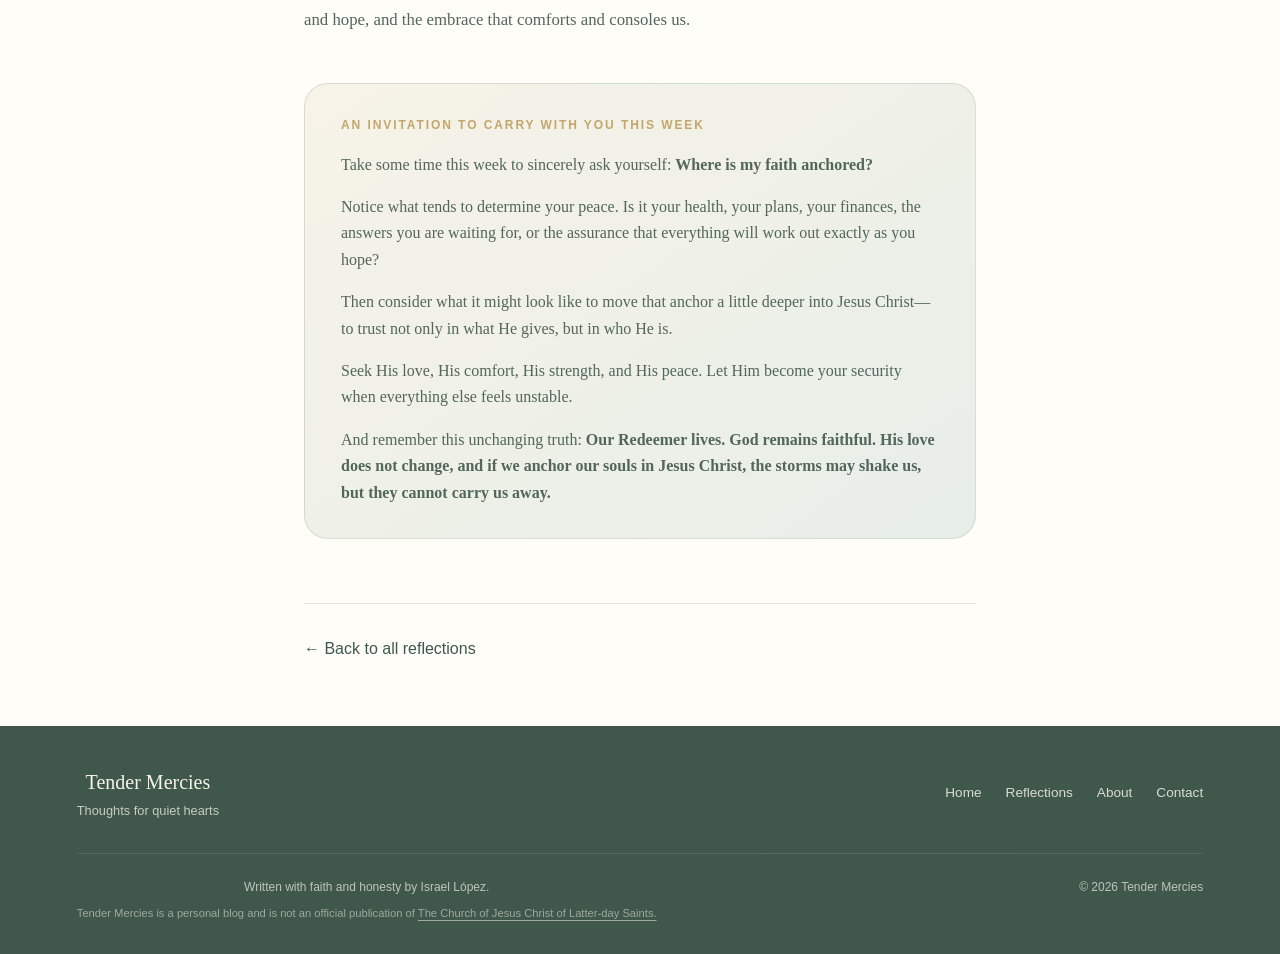
<file: posts/where-is-my-faith-anchored.html>
<!DOCTYPE html>
<html lang="en">
<head>
    <meta charset="UTF-8">
    <meta name="viewport" content="width=device-width, initial-scale=1.0">

    <meta
        name="description"
        content="A reflection on Job, enduring faith, and finding lasting peace by anchoring our souls in Jesus Christ rather than changing circumstances."
    >

    <meta name="author" content="Israel López">

    <meta
        property="og:title"
        content="Where Is My Faith Anchored? | Tender Mercies"
    >

    <meta
        property="og:description"
        content="A reflection on Job, enduring faith, and finding lasting peace by anchoring our souls in Jesus Christ rather than changing circumstances."
    >

    <meta property="og:type" content="article">

    <meta
        property="og:image"
        content="https://ilopzb.github.io/Israel-Lopez/images/faith-anchored.png"
    >

    <meta
        property="og:url"
        content="https://ilopzb.github.io/Israel-Lopez/posts/where-is-my-faith-anchored.html"
    >

    <meta property="og:site_name" content="Tender Mercies">

    <meta name="twitter:card" content="summary_large_image">

    <title>Where Is My Faith Anchored? | Tender Mercies</title>

    <link rel="stylesheet" href="../styles/styles.css">
</head>

<body class="post-page">

    <header class="site-header">
        <a class="site-brand" href="../index.html">
            <span class="site-title">Tender Mercies</span>
            <span class="site-tagline">Thoughts for quiet hearts</span>
        </a>

        <nav class="main-navigation" aria-label="Main navigation">
            <a href="../index.html">Home</a>
            <a href="../blog.html">Reflections</a>
            <a href="../about.html">About</a>
            <a href="../contact.html">Contact</a>
        </nav>

        <button class="pause-button" type="button">
            Take a pause
        </button>
    </header>

    <main>
        <article>

            <header class="post-header">
                <p class="post-meta">
                    Faith · August 19, 2026 · 13 min read
                </p>

                <h1>Where Is My Faith Anchored?</h1>

                <p class="post-introduction">
                    A reflection on Job, the storms that test our faith,
                    and finding a peace anchored not in our circumstances,
                    but in Jesus Christ.
                </p>
            </header>

            <div class="post-content">

                <p>
                    The story of Job awakens a deeply personal question
                    within me:
                </p>

                <p class="reflection-question">
                    Why am I faithful to God?
                </p>

                <p>
                    Satan claimed that Job's faithfulness depended on
                    everything he had received. Job had wealth, health,
                    a large family, and a prosperous life. Because of this,
                    Satan challenged:
                </p>

                <blockquote>
                    “Doth Job fear God for nought? Hast not thou made an
                    hedge about him, and about his house, and about all
                    that he hath on every side? … But put forth thine
                    hand now, and touch all that he hath, and he will
                    curse thee to thy face.”

                    <cite>Job 1:9–11</cite>
                </blockquote>

                <p>
                    In other words, his accusation was simple: Job is
                    faithful only because he has everything. Take away
                    his blessings, and he will stop believing.
                </p>

                <p>
                    That makes me wonder why I am faithful. Do I believe
                    in God only because I hope to receive blessings?
                    Would I continue trusting Him if something I consider
                    a blessing were taken away?
                </p>

                <h2>Where Does My Peace Come From?</h2>

                <p>
                    Where does the peace that we all desire come from?
                    Does it come from financial security, physical and
                    emotional health, or knowing that our family is doing well?
                </p>

                <p>
                    Many times, I have thought this way. As long as
                    everything is in order, I feel peace. During those
                    moments, it is easy to believe that God is with me.
                    Believing, having faith, and moving forward seem much
                    easier when life unfolds the way we expect it to.
                </p>

                <p>
                    We know that life will bring difficulties and experiences
                    meant to teach, transform, and help us grow. But when the
                    trial actually arrives, we may begin to wonder:
                </p>

                <p class="reflection-question">
                    How far does this lesson need to go? How much pain is
                    necessary? How long must it last?
                </p>

                <p>
                    Some trials appear suddenly and soon come to an end.
                    Others continue for years. Some may even accompany us
                    throughout much of our lives.
                </p>

                <p>
                    That is when our faith, our love for God, and what we
                    thought we knew about Him can truly be tested. We may
                    wonder whether all of this is worth it, whether what we
                    believed is true, and where the love of the God who tells
                    us He loves us can be found.
                </p>

                <p class="reflection-question">
                    Before I was tested, what was my faith based on?
                    Where was it anchored?
                </p>

                <h2>A Peace That Is Too Fragile</h2>

                <p>
                    Which is more stable: our temporary circumstances or
                    God's love and care?
                </p>

                <p>
                    What keeps a ship steady during a storm is not the
                    absence of wind or the calmness of the sea, but the
                    place where its anchor is secured.
                </p>

                <p>
                    Perhaps we sometimes discover that our faith was anchored
                    in something too fragile: our health, money, employment,
                    plans, relationships, or the expectation that everything
                    had to turn out well.
                </p>

                <p>
                    These things may be good and necessary, but they are
                    still temporary. If our peace depends entirely on them,
                    our peace becomes just as unstable as they are.
                </p>

                <blockquote>
                    “Lay not up for yourselves treasures upon earth,
                    where moth and rust doth corrupt, and where thieves
                    break through and steal: But lay up for yourselves
                    treasures in heaven.”

                    <cite>Matthew 6:19–20</cite>
                </blockquote>

                <p>
                    Temporal things can change, deteriorate, or disappear.
                    If our peace depends entirely on everything going well,
                    it will fall when our circumstances change.
                </p>

                <p>
                    It can become like the house built upon sand. The rain
                    descends, the floods come, and the winds blow, but the
                    structure does not have the foundation necessary to
                    withstand them.
                </p>

                <h2>The Peace That Only Christ Can Give</h2>

                <p>
                    I love thinking about the security Jesus Christ offers.
                    He declared:
                </p>

                <blockquote>
                    “Peace I leave with you, my peace I give unto you:
                    not as the world giveth, give I unto you. Let not
                    your heart be troubled, neither let it be afraid.”

                    <cite>John 14:27</cite>
                </blockquote>

                <p>
                    The peace of Christ does not mean that we will never
                    have problems. Nor does it mean that we will not
                    experience sadness, fear, or pain.
                </p>

                <p>
                    His peace comes from knowing that even in the middle
                    of the storm, we are not alone; that our story is still
                    in His hands; and that, in some way we may not yet
                    understand, <strong>everything can be all right if
                    we remain by His side.</strong>
                </p>

                <p>
                    It moves me to know that, through the sacrifice of Christ,
                    mercy can encircle us in the arms of safety.
                </p>

                <blockquote>
                    “Whoso believeth in God might with surety hope for
                    a better world … which hope cometh of faith,
                    maketh an anchor to the souls of men, which would
                    make them sure and steadfast.”

                    <cite>Ether 12:4</cite>
                </blockquote>

                <p class="reflection-question">
                    That is the kind of peace I desire: a peace that does
                    not depend on the sea remaining calm, but on knowing
                    that my soul is anchored in Jesus Christ.
                </p>

                <h2>What Do I Do With My Pain?</h2>

                <p>
                    I do not want to minimize the worries or afflictions
                    that life can bring. Sometimes we may feel hopeless
                    and want to give up. That is part of our human experience.
                </p>

                <p>
                    There will be sadness. There will be dark seasons.
                    There will be moments when, like Job, we may feel
                    overwhelmed by pain and bitterness.
                </p>

                <p>
                    The difference is not necessarily in what we feel,
                    but in <strong>what we do with those feelings.</strong>
                </p>

                <p class="reflection-question">
                    To whom do I give my pain?
                </p>

                <p>
                    Do I allow despair to convince me that everything is
                    over, that I will never be happy again, or that peace
                    belongs only to those whose lives are going well?
                </p>

                <p>
                    Or do I take my burdens to Christ?
                </p>

                <blockquote>
                    “Come unto me, all ye that labour and are heavy
                    laden, and I will give you rest. Take my yoke upon
                    you, and learn of me … and ye shall find rest unto
                    your souls.”

                    <cite>Matthew 11:28–29</cite>
                </blockquote>

                <p>
                    It is as though the Savior were saying:
                    <em>Come. Bring Me that heavy backpack you can no
                    longer carry alone. Let Me help you.</em>
                </p>

                <p>
                    He does not promise that every burden will disappear
                    immediately, but He does promise rest for our souls.
                    He may not remove the trial when we desire, but He can
                    lighten its weight, strengthen us to carry it, and hold
                    us when we feel we can no longer move forward.
                </p>

                <blockquote>
                    “My son, peace be unto thy soul; thine adversity
                    and thine afflictions shall be but a small moment;
                    And then, if thou endure it well, God shall exalt thee.”

                    <cite>Doctrine and Covenants 121:7–8</cite>
                </blockquote>

                <p>
                    “A small moment” does not always feel small from our
                    mortal perspective. Nevertheless, the promise reminds
                    me that pain will not have the final word.
                </p>

                <h2>Where Will I Anchor My Faith?</h2>

                <p class="reflection-question">
                    Where will I anchor my faith so that my peace can endure?
                </p>

                <p>
                    Enduring peace does not mean there will never be sadness,
                    sorrow, or affliction. It means that even when they come,
                    we can preserve hope because we know there is a way out,
                    a light, and a Savior.
                </p>

                <p>
                    I do not want to be faithful only because I hope to
                    receive blessings. I want to be faithful because
                    <strong>God is faithful.</strong>
                </p>

                <p>
                    We have a Savior who took upon Himself our pains,
                    afflictions, temptations, sicknesses, and infirmities
                    so that He might know perfectly how to succor us
                    according to our needs.
                </p>

                <p>
                    Christ does not observe our suffering from a distance.
                    He entered into it. He felt it and overcame it.
                    Because of that, He can understand us perfectly and
                    walk with us through every stage of our lives.
                </p>

                <blockquote>
                    “Draw near unto me and I will draw near unto you;
                    seek me diligently and ye shall find me.”

                    <cite>Doctrine and Covenants 88:63</cite>
                </blockquote>

                <p>
                    When we draw near unto Him, our lives may not
                    immediately become easy, but they can become more
                    bearable. We can receive strength, comfort, direction,
                    and peace.
                </p>

                <h2>“I Know That My Redeemer Liveth”</h2>

                <p>
                    Job lost his possessions, his children, his health,
                    and the understanding of those around him. He experienced
                    pain, confusion, and loneliness. He did not pretend
                    that everything was all right, nor did he hide his anguish.
                </p>

                <p>
                    Nevertheless, in the midst of that suffering, he made
                    one of the most powerful declarations of faith in scripture:
                </p>

                <blockquote>
                    “For I know that my redeemer liveth, and that he
                    shall stand at the latter day upon the earth:
                    And though after my skin worms destroy this body,
                    yet in my flesh shall I see God.”

                    <cite>Job 19:25–26</cite>
                </blockquote>

                <p>
                    Job could not make that declaration because his life
                    was going well. From a human perspective, nearly
                    everything that had given him security was gone.
                </p>

                <p>
                    He could say it because his faith was not anchored
                    in what he possessed, but in his Redeemer.
                </p>

                <p class="reflection-question final-statement">
                    Job knew that his Redeemer lived. And when everything
                    else collapsed, that truth remained firm.
                </p>

                <h2>The Hand That Heals</h2>

                <p>
                    Earlier in Job, Eliphaz counseled him to seek unto God
                    and commit his cause to Him, speaking of a God who does
                    great and marvelous things.
                </p>

                <blockquote>
                    “For he maketh sore, and bindeth up:
                    he woundeth, and his hands make whole.”

                    <cite>Job 5:18</cite>
                </blockquote>

                <p>
                    Not all suffering means that God is correcting us,
                    nor should we attribute every wound we receive to Him.
                    Nevertheless, this verse expresses a truth filled with hope:
                </p>

                <p class="reflection-question">
                    No wound lies beyond the reach of His healing hands.
                </p>

                <p>
                    He will always be our way through. He will always be
                    the hand that heals, the love that restores joy and hope,
                    and the embrace that comforts and consoles us.
                </p>

                <aside class="weekly-invitation">
                    <p class="invitation-label">
                        An invitation to carry with you this week
                    </p>

                    <p>
                        Take some time this week to sincerely ask yourself:
                        <strong>Where is my faith anchored?</strong>
                    </p>

                    <p>
                        Notice what tends to determine your peace. Is it your
                        health, your plans, your finances, the answers you are
                        waiting for, or the assurance that everything will
                        work out exactly as you hope?
                    </p>

                    <p>
                        Then consider what it might look like to move that
                        anchor a little deeper into Jesus Christ—to trust
                        not only in what He gives, but in who He is.
                    </p>

                    <p>
                        Seek His love, His comfort, His strength, and His
                        peace. Let Him become your security when everything
                        else feels unstable.
                    </p>

                    <p>
                        And remember this unchanging truth:
                        <strong>
                            Our Redeemer lives. God remains faithful.
                            His love does not change, and if we anchor
                            our souls in Jesus Christ, the storms may
                            shake us, but they cannot carry us away.
                        </strong>
                    </p>
                </aside>

                <a class="back-link" href="../blog.html">
                    ← Back to all reflections
                </a>

            </div>
        </article>

        <div class="pause-message" hidden>
            <p class="eyebrow">One quiet moment</p>

            <p class="pause-quote">
                Pause for a moment. Where have you noticed God's goodness
                in your life today?
            </p>
        </div>
    </main>

    <footer class="site-footer">
        <div class="footer-content">
            <div>
                <p class="footer-title">Tender Mercies</p>
                <p class="footer-tagline">Thoughts for quiet hearts</p>
            </div>

            <nav class="footer-navigation" aria-label="Footer navigation">
                <a href="../index.html">Home</a>
                <a href="../blog.html">Reflections</a>
                <a href="../about.html">About</a>
                <a href="../contact.html">Contact</a>
            </nav>
        </div>

        <div class="footer-bottom">
            <div>
                <p>Written with faith and honesty by Israel López.</p>

                <p class="footer-disclaimer">
                    Tender Mercies is a personal blog and is not an official
                    publication of
                    <a
                        href="https://www.churchofjesuschrist.org/"
                        target="_blank"
                        rel="noopener noreferrer"
                    >
                        The Church of Jesus Christ of Latter-day Saints.
                    </a>
                </p>
            </div>

            <p>&copy; 2026 Tender Mercies</p>
        </div>
    </footer>

    <script>
        const pauseButton = document.querySelector(".pause-button");
        const pauseMessage = document.querySelector(".pause-message");

        pauseButton.addEventListener("click", function () {
            const messageIsHidden = pauseMessage.hidden;

            pauseMessage.hidden = !messageIsHidden;

            if (messageIsHidden) {
                pauseButton.textContent = "Return to the page";

                pauseMessage.scrollIntoView({
                    behavior: "smooth",
                    block: "center"
                });
            } else {
                pauseButton.textContent = "Take a pause";
            }
        });
    </script>

</body>
</html>
</file>
<file: styles/styles.css>
:root {
    --deep-sage: #3f584b;
    --sage: #728878;
    --light-sage: #dfe9e2;
    --mist: #e7eee8;
    --cream: #f7f3e8;
    --warm-white: #fffdf8;
    --soft-gold: #c3a66b;
    --body-text: #52665a;
    --border-color: rgb(114 136 120 / 20%);
}

/* CSS reset */

* {
    box-sizing: border-box;
    margin: 0;
    padding: 0;
}

html {
    scroll-behavior: smooth;
}

body {
    background-color: var(--warm-white);
    color: var(--body-text);
    font-family: Georgia, "Times New Roman", serif;
    line-height: 1.6;
}

a {
    color: inherit;
    text-decoration: none;
}

button {
    font: inherit;
}

/* Header */

.site-header {
    align-items: center;
    background-color: var(--warm-white);
    border-bottom: 1px solid var(--border-color);
    display: flex;
    justify-content: space-between;
    min-height: 86px;
    padding: 1rem 5%;
}

.site-brand {
    display: flex;
    flex-direction: column;
}

.site-title {
    color: var(--deep-sage);
    font-size: 1.25rem;
    letter-spacing: 0.04rem;
}

.site-tagline {
    color: var(--sage);
    font-family: Arial, Helvetica, sans-serif;
    font-size: 0.8rem;
}

.main-navigation {
    display: flex;
    gap: 2rem;
}

.main-navigation a {
    color: var(--deep-sage);
    font-family: Arial, Helvetica, sans-serif;
    font-size: 0.9rem;
    position: relative;
}

.main-navigation a::after {
    background-color: var(--soft-gold);
    bottom: -6px;
    content: "";
    height: 1px;
    left: 0;
    position: absolute;
    transform: scaleX(0);
    transform-origin: left;
    transition: transform 0.25s ease;
    width: 100%;
}

.main-navigation a:hover::after {
    transform: scaleX(1);
}

.pause-button {
    background-color: transparent;
    border: 1px solid rgb(114 136 120 / 35%);
    border-radius: 50px;
    color: var(--deep-sage);
    cursor: pointer;
    font-family: Arial, Helvetica, sans-serif;
    font-size: 0.85rem;
    padding: 0.7rem 1.2rem;
    transition:
        background-color 0.25s ease,
        color 0.25s ease;
}

.pause-button:hover {
    background-color: var(--deep-sage);
    color: white;
}

/* Hero */

.hero {
    align-items: center;
    background:
        radial-gradient(
            circle at 78% 18%,
            rgb(255 255 255 / 75%),
            transparent 23%
        ),
        linear-gradient(
            145deg,
            rgb(247 243 232 / 97%),
            rgb(222 233 225 / 94%)
        );
    display: flex;
    min-height: 540px;
    overflow: hidden;
    padding: 5rem 8%;
    position: relative;
}

.hero-content {
    max-width: 720px;
    position: relative;
    z-index: 2;
}

.hero-introduction {
    align-items: center;
    color: var(--sage);
    display: flex;
    font-family: Arial, Helvetica, sans-serif;
    font-size: 0.9rem;
    gap: 0.7rem;
    margin-bottom: 1.5rem;
}

.breathing-dot {
    animation: breathe 3.2s ease-in-out infinite;
    background-color: var(--soft-gold);
    border-radius: 50%;
    display: inline-block;
    height: 10px;
    width: 10px;
}

@keyframes breathe {
    0%,
    100% {
        opacity: 0.45;
        transform: scale(0.8);
    }

    50% {
        opacity: 1;
        transform: scale(1.2);
    }
}

.hero h1 {
    color: var(--deep-sage);
    font-size: clamp(3rem, 7vw, 5.6rem);
    font-weight: 400;
    letter-spacing: -0.12rem;
    line-height: 1.05;
}

.hero h1 span {
    display: block;
    font-style: italic;
}

.hero-description {
    color: var(--body-text);
    font-size: 1.15rem;
    line-height: 1.8;
    margin: 2rem 0;
    max-width: 600px;
}

.primary-button {
    background-color: var(--deep-sage);
    border-radius: 50px;
    color: white;
    display: inline-block;
    font-family: Arial, Helvetica, sans-serif;
    font-size: 0.9rem;
    padding: 0.95rem 1.6rem;
    transition:
        background-color 0.25s ease,
        transform 0.25s ease;
}

.primary-button:hover {
    background-color: var(--sage);
    transform: translateY(-2px);
}

/* Decorative leaves */

.decorative-leaf {
    border: 2px solid rgb(63 88 75 / 13%);
    border-bottom-color: transparent;
    border-left-color: transparent;
    border-radius: 100%;
    height: 85px;
    position: absolute;
    width: 220px;
}

.leaf-one {
    right: 7%;
    top: 18%;
    transform: rotate(-20deg);
}

.leaf-two {
    bottom: 20%;
    right: 16%;
    transform: rotate(18deg);
}

/* Reflections */

.reflections-section {
    background-color: var(--warm-white);
    padding: 5rem 6%;
}

.section-heading {
    align-items: end;
    display: flex;
    gap: 2rem;
    justify-content: space-between;
    margin: 0 auto 2.5rem;
    max-width: 1200px;
}

.eyebrow {
    color: var(--soft-gold);
    font-family: Arial, Helvetica, sans-serif;
    font-size: 0.78rem;
    letter-spacing: 0.15rem;
    text-transform: uppercase;
}

.section-heading h2 {
    color: var(--deep-sage);
    font-size: 2.5rem;
    font-weight: 400;
    margin-top: 0.3rem;
}

.category-buttons {
    display: flex;
    flex-wrap: wrap;
    gap: 0.6rem;
}

.category-button {
    background-color: transparent;
    border: 1px solid rgb(114 136 120 / 35%);
    border-radius: 50px;
    color: var(--deep-sage);
    cursor: pointer;
    font-family: Arial, Helvetica, sans-serif;
    font-size: 0.85rem;
    padding: 0.6rem 1.1rem;
}

.category-button:hover,
.category-button.active {
    background-color: var(--deep-sage);
    color: white;
}

.reflection-grid {
    display: grid;
    gap: 1.5rem;
    grid-template-columns: repeat(3, 1fr);
    margin: 0 auto;
    max-width: 1200px;
}

.reflections-section > .section-heading {
    max-width: 900px;
}

.reflection-card {
    background-color: rgb(255 253 248 / 85%);
    border: 1px solid var(--border-color);
    border-radius: 26px;
    padding: 1.4rem;
    transition:
        border-color 0.25s ease,
        transform 0.25s ease;
}

.reflection-card:hover {
    border-color: rgb(114 136 120 / 50%);
    transform: translateY(-5px);
}

.reflections-section > .reflection-grid {
    grid-template-columns: repeat(3, minmax(0, 1fr));
    max-width: 1200px;
    margin-left: auto;
    margin-right: auto;
}

.reflections-section > .section-heading {
    max-width: 1200px;
}

.card-image {
    display: block;
    height: 220px;
    object-fit: cover;
    width: 100%;
}

.reflection-card .card-image {
    filter: saturate(0.75) contrast(0.95);
}


.card-image-life {
    background:
        linear-gradient(
            145deg,
            #eee7d9,
            #e1ebe5
        );
}

.card-image-life span {
    color: var(--deep-sage);
    font-size: 3.5rem;
    opacity: 0.7;
}

.card-image-family {
    background:
        linear-gradient(
            145deg,
            #e3ebe5,
            #eee1d4
        );
}

.card-details {
    color: var(--soft-gold);
    font-family: Arial, Helvetica, sans-serif;
    font-size: 0.75rem;
    letter-spacing: 0.08rem;
    text-transform: uppercase;
}

.reflection-card h3 {
    color: var(--deep-sage);
    font-size: 1.6rem;
    font-weight: 400;
    line-height: 1.3;
    margin: 0.7rem 0 1rem;
}

.reflection-card > p:not(.card-details) {
    margin-bottom: 1.3rem;
}

.reflection-card a {
    color: var(--deep-sage);
    font-family: Arial, Helvetica, sans-serif;
    font-size: 0.85rem;
    font-weight: bold;
}

.reflection-card a:hover {
    color: var(--soft-gold);
}

/* Quote section */

.quote-section {
    background-color: var(--mist);
    padding: 5rem 8%;
    text-align: center;
}

.quote-section blockquote {
    color: var(--deep-sage);
    font-size: clamp(1.6rem, 3vw, 2.2rem);
    font-style: italic;
    line-height: 1.6;
    margin: 0 auto;
    max-width: 900px;
}

.quote-divider {
    background-color: var(--soft-gold);
    height: 1px;
    margin: 2rem auto 0;
    width: 70px;
}

/* About and footer area */

.about-section {
    align-items: center;
    background-color: var(--deep-sage);
    color: var(--cream);
    display: flex;
    justify-content: space-between;
    padding: 2.5rem 6%;
}

.about-heading {
    font-size: 1.25rem;
}

.about-section div p:last-child {
    font-family: Arial, Helvetica, sans-serif;
    font-size: 0.85rem;
    margin-top: 0.3rem;
    opacity: 0.75;
}

.footer-button {
    border: 1px solid rgb(255 255 255 / 40%);
    border-radius: 50px;
    font-family: Arial, Helvetica, sans-serif;
    font-size: 0.85rem;
    padding: 0.8rem 1.3rem;
    transition:
        background-color 0.25s ease,
        color 0.25s ease;
}

.footer-button:hover {
    background-color: var(--cream);
    color: var(--deep-sage);
}

/* Pause message */

.pause-message {
    background-color: var(--cream);
    padding: 4rem 6%;
    text-align: center;
}

.pause-quote {
    color: var(--deep-sage);
    font-size: 1.8rem;
    font-style: italic;
    line-height: 1.5;
    margin: 1rem auto 0;
    max-width: 650px;
}

/* Tablet */

@media screen and (max-width: 900px) {
    .main-navigation {
        display: none;
    }

    .reflection-grid {
        grid-template-columns: repeat(2, 1fr);
    }

    .reflection-card:last-child {
        grid-column: 1 / -1;
        max-width: 500px;
        width: 100%;
    }
}

/* Mobile */

@media screen and (max-width: 650px) {
    .site-header {
        align-items: flex-start;
        gap: 1rem;
        padding: 1rem 5%;
    }

    .site-tagline {
        display: none;
    }

    .pause-button {
        padding: 0.6rem 0.9rem;
    }

    .hero {
        min-height: 520px;
        padding: 4rem 7%;
    }

    .hero h1 {
        letter-spacing: -0.05rem;
    }

    .decorative-leaf {
        display: none;
    }

    .section-heading {
        align-items: flex-start;
        flex-direction: column;
    }

    .reflection-grid {
        grid-template-columns: 1fr;
    }

    .reflections-section > .reflection-grid {
        grid-template-columns: 1fr;
        max-width: 100%;
    }

    .reflection-card:last-child {
        grid-column: auto;
    }

    .about-section {
        align-items: flex-start;
        flex-direction: column;
        gap: 1.5rem;
    }
}

/* ===================================
   ABOUT HERO
=================================== */

.about-hero {
    text-align: center;
    padding: 5rem 2rem;
    background-color: var(--cream);
}

.about-hero h1 {
    font-size: 3rem;
    margin-bottom: 1rem;
}

.about-hero p {
    color: var(--body-text);
    font-size: 1.2rem;
}

/* ===================================
   ABOUT INTRO
=================================== */

.about-intro {
    display: flex;
    align-items: center;
    justify-content: center;
    gap: 4rem;

    max-width: 1100px;
    margin: 5rem auto;
    padding: 0 2rem;
}

.about-image img {
    width: 320px;
    border-radius: 18px;
    box-shadow: 0 10px 30px rgba(0,0,0,.15);
}

.about-intro-text {
    flex: 1;
}

.about-intro-text h2 {
    margin-bottom: 1.5rem;
}

.about-intro-text p {
    margin-bottom: 1.2rem;
}

/* ===================================
   ABOUT STORY
=================================== */

.about-story {
    max-width: 900px;
    margin: 5rem auto;
    padding: 0 2rem;
}

.about-story h2 {
    margin-bottom: 1.5rem;
}

.about-story p {
    margin-bottom: 1.2rem;
}

/* ===================================
   PURPOSE
=================================== */

.purpose {
    background-color: var(--light-sage);
    padding: 5rem 2rem;
}

.purpose h2 {
    text-align: center;
    margin-bottom: 2rem;
}

.purpose p {
    max-width: 850px;
    margin: 0 auto 1.5rem;
}

/* ===================================
   WHAT YOU'LL FIND
=================================== */

.what-youll-find {
    padding: 5rem 2rem;
}

.what-youll-find h2 {
    text-align: center;
    margin-bottom: 3rem;
}

.cards {
    display: grid;
    grid-template-columns: repeat(auto-fit, minmax(220px,1fr));
    gap: 2rem;

    max-width: 1100px;
    margin: auto;
}

.card {
    background: white;
    padding: 2rem;
    border-radius: 15px;
    text-align: center;

    box-shadow: 0 8px 20px rgba(0,0,0,.08);

    transition: transform .3s ease;
}

.card:hover {
    transform: translateY(-6px);
}

.card h3 {
    margin-bottom: 1rem;
}

/* ===================================
   FAVORITE SCRIPTURE
=================================== */

.favorite-scripture {
    padding: 5rem 2rem;
    text-align: center;
}

.favorite-scripture blockquote {
    max-width: 800px;
    margin: auto;

    font-size: 1.4rem;
    font-style: italic;
    line-height: 1.8;
}

..favorite-scripture cite {
    display: block;
    font-style: normal;
    font-weight: bold;
    margin-top: 2rem;
}

/* ===================================
   CLOSING
=================================== */

.closing {
    background-color: var(--cream);
    text-align: center;
    padding: 5rem 2rem;
}

.closing h2 {
    margin-bottom: 1rem;
}

.closing p {
    max-width: 750px;
    margin: auto auto 2rem;
}

.button {
    display: inline-block;
    padding: .9rem 2rem;
    background-color: var(--sage);
    color: var(--warm-white);
    border-radius: 40px;
    transition: .3s ease;
}

.button:hover {
    background-color: var(--deep-sage);
}

/* ===================================
   ABOUT PAGE RESPONSIVE STYLES
=================================== */

@media screen and (max-width: 800px) {
    .about-intro {
        flex-direction: column;
        gap: 2rem;
        text-align: center;
    }

    .about-image img {
        height: auto;
        max-width: 100%;
        width: 320px;
    }
}

@media screen and (max-width: 650px) {
    .about-hero {
        padding: 3.5rem 1.5rem;
    }

    .about-hero h1 {
        font-size: 2.5rem;
    }

    .about-intro,
    .about-story,
    .purpose,
    .what-youll-find,
    .favorite-scripture,
    .closing {
        padding-left: 1.5rem;
        padding-right: 1.5rem;
    }

    .cards {
        grid-template-columns: 1fr;
    }
}

.site-footer {
    background-color: var(--deep-sage);
    color: var(--cream);
    padding: 2rem;
    text-align: center;
}

/* ===================================
   BLOG POST PAGE
=================================== */

.post-page {
    background-color: var(--warm-white);
}

.post-header {
    background:
        linear-gradient(
            145deg,
            var(--cream),
            var(--light-sage)
        );
    padding: 5rem 1.5rem 4rem;
    text-align: center;
}

.post-meta {
    color: var(--soft-gold);
    font-family: Arial, Helvetica, sans-serif;
    font-size: 0.78rem;
    letter-spacing: 0.12rem;
    margin-bottom: 1.25rem;
    text-transform: uppercase;
}

.post-header h1 {
    color: var(--deep-sage);
    font-size: clamp(2.7rem, 6vw, 4.8rem);
    font-weight: 400;
    line-height: 1.1;
    margin: 0 auto;
    max-width: 900px;
}

.post-introduction {
    font-size: 1.1rem;
    line-height: 1.7;
    margin: 1.5rem auto 0;
    max-width: 650px;
}

.post-content {
    margin: 0 auto;
    max-width: 720px;
    padding: 4rem 1.5rem;
}

.post-content p {
    font-size: 1.05rem;
    line-height: 1.75;
    margin-bottom: 1.25rem;
}

.post-content h2 {
    color: var(--deep-sage);
    font-size: 1.9rem;
    font-weight: 400;
    line-height: 1.3;
    margin: 3rem 0 1.2rem;
}

.post-content blockquote {
    border-left: 3px solid var(--soft-gold);
    color: var(--deep-sage);
    font-size: 1.18rem;
    font-style: italic;
    line-height: 1.7;
    margin: 2.25rem 0;
    padding-left: 1.5rem;
}

.post-content cite {
    display: block;
    font-family: Arial, Helvetica, sans-serif;
    font-size: 0.8rem;
    font-style: normal;
    margin-top: 0.75rem;
}

.opening-scripture {
    font-size: 1.25rem;
}

.reflection-question {
    color: var(--deep-sage);
    font-size: 1.3rem !important;
    font-style: italic;
    line-height: 1.6;
    margin: 2.25rem auto !important;
    max-width: 650px;
    text-align: center;
}

.final-statement {
    font-size: 1.65rem !important;
    margin-bottom: 3rem !important;
}

.weekly-invitation {
    background:
        linear-gradient(
            145deg,
            var(--cream),
            var(--mist)
        );
    border: 1px solid var(--border-color);
    border-radius: 24px;
    margin-top: 3rem;
    padding: 2rem 2.25rem;
}

.weekly-invitation p {
    color: var(--body-text);
    font-size: 1rem;
    line-height: 1.65;
    margin-bottom: 1rem;
}

.weekly-invitation p:last-child {
    margin-bottom: 0;
}

.weekly-invitation .invitation-label {
    color: var(--soft-gold);
    font-family: Arial, Helvetica, sans-serif;
    font-size: 0.75rem;
    font-weight: bold;
    letter-spacing: 0.12rem;
    text-transform: uppercase;
}

.back-link {
    border-top: 1px solid var(--border-color);
    color: var(--deep-sage);
    display: block;
    font-family: Arial, Helvetica, sans-serif;
    margin-top: 4rem;
    padding-top: 2rem;
}

.back-link:hover {
    color: var(--soft-gold);
}

@media screen and (max-width: 650px) {
    .post-header {
        padding: 4rem 1.5rem 3rem;
    }

    .post-content {
        padding: 3rem 1.4rem;
    }

    .post-content p {
        font-size: 1rem;
        line-height: 1.7;
    }

    .post-content h2 {
        font-size: 1.7rem;
        margin-top: 2.5rem;
    }

    .reflection-question {
        font-size: 1.18rem !important;
    }

    .final-statement {
        font-size: 1.4rem !important;
    }

    .weekly-invitation {
        padding: 1.8rem;
    }
}
.coming-soon {
    color: var(--sage);
    font-family: Arial, Helvetica, sans-serif;
    font-size: 0.85rem;
    font-style: italic;
}

/* ===================================
   REFLECTIONS ARCHIVE PAGE
=================================== */

.archive-header {
    background:
        linear-gradient(
            145deg,
            var(--cream),
            var(--light-sage)
        );
    padding: 5rem 1.5rem 4.5rem;
    text-align: center;
}

.archive-header .eyebrow {
    margin-bottom: 0.8rem;
}

.archive-header h1 {
    color: var(--deep-sage);
    font-size: clamp(3rem, 6vw, 4.8rem);
    font-weight: 400;
    line-height: 1.1;
    margin: 0;
}

.archive-introduction {
    font-size: 1.08rem;
    line-height: 1.7;
    margin: 1.4rem auto 0;
    max-width: 590px;
}

.archive-section {
    margin: 0 auto;
    max-width: 1180px;
    padding: 4.5rem 1.5rem 6rem;
}

.archive-toolbar {
    align-items: flex-end;
    display: flex;
    gap: 2rem;
    justify-content: space-between;
    margin-bottom: 2.5rem;
}

.archive-toolbar > p {
    color: var(--body-text);
    line-height: 1.6;
    margin: 0;
    max-width: 430px;
}

.archive-grid .reflection-card h2 {
    color: var(--deep-sage);
    font-size: 1.45rem;
    font-weight: 400;
    line-height: 1.25;
    margin: 0.6rem 0 0.8rem;
}

.coming-soon {
    color: var(--sage);
    display: inline-block;
    font-family: Arial, Helvetica, sans-serif;
    font-size: 0.82rem;
    font-style: italic;
    margin-top: 0.5rem;
}

.coming-soon-card {
    opacity: 0.78;
}

@media screen and (max-width: 750px) {
    .archive-header {
        padding: 4rem 1.5rem 3.5rem;
    }

    .archive-section {
        padding: 3.5rem 1.25rem 5rem;
    }

    .archive-toolbar {
        align-items: flex-start;
        flex-direction: column;
        gap: 1.5rem;
    }
}

.empty-category-message {
    background-color: var(--cream);
    border: 1px solid var(--border-color);
    border-radius: 20px;
    color: var(--deep-sage);
    font-style: italic;
    margin: 2rem auto 0;
    max-width: 600px;
    padding: 2rem;
    text-align: center;
}

/* ===================================
   HOMEPAGE CLOSING
=================================== */

.home-closing {
    align-items: stretch;
    background-color: var(--cream);
    display: grid;
    gap: 2rem;
    grid-template-columns: 1.3fr 0.9fr;
    padding: 5rem 6%;
}

.home-closing-text,
.home-closing-card {
    max-width: 650px;
}

.home-closing h2 {
    color: var(--deep-sage);
    font-size: 2.4rem;
    font-weight: 400;
    margin: 0.4rem 0 1.2rem;
}

.home-closing-text > p:not(.eyebrow) {
    line-height: 1.75;
    margin-bottom: 1.2rem;
}

.home-closing-card {
    background-color: var(--warm-white);
    border: 1px solid var(--border-color);
    border-radius: 24px;
    padding: 2rem;
}

.home-closing-card h3 {
    color: var(--deep-sage);
    font-size: 1.6rem;
    font-weight: 400;
    margin: 0.4rem 0 1rem;
}

.home-closing-card p:not(.eyebrow) {
    line-height: 1.7;
    margin-bottom: 1.5rem;
}

/* ===================================
   SITE FOOTER
=================================== */

.site-footer {
    background-color: var(--deep-sage);
    color: var(--cream);
    padding: 2.5rem 6% 2rem;
}

.footer-content {
    align-items: center;
    display: flex;
    gap: 2rem;
    justify-content: space-between;
}

.footer-title {
    font-size: 1.25rem;
}

.footer-tagline {
    font-family: Arial, Helvetica, sans-serif;
    font-size: 0.8rem;
    margin-top: 0.2rem;
    opacity: 0.75;
}

.footer-navigation {
    display: flex;
    gap: 1.5rem;
}

.footer-navigation a {
    font-family: Arial, Helvetica, sans-serif;
    font-size: 0.85rem;
    opacity: 0.85;
}

.footer-navigation a:hover {
    opacity: 1;
}

.footer-bottom {
    border-top: 1px solid rgb(255 255 255 / 15%);
    display: flex;
    font-family: Arial, Helvetica, sans-serif;
    font-size: 0.75rem;
    justify-content: space-between;
    margin-top: 2rem;
    padding-top: 1.5rem;
    opacity: 0.7;
}

@media screen and (max-width: 750px) {
    .home-closing {
        grid-template-columns: 1fr;
        padding: 4rem 1.5rem;
    }

    .footer-content,
    .footer-bottom {
        align-items: flex-start;
        flex-direction: column;
        gap: 1rem;
    }

    .footer-navigation {
        flex-wrap: wrap;
    }
}

/* ===================================
   CONTACT PAGE
=================================== */

.contact-hero {
    background:
        linear-gradient(
            145deg,
            var(--cream),
            var(--light-sage)
        );
    padding: 5rem 1.5rem 4.5rem;
    text-align: center;
}

.contact-hero h1 {
    color: var(--deep-sage);
    font-size: clamp(2.8rem, 6vw, 4.5rem);
    font-weight: 400;
    line-height: 1.1;
    margin: 0.5rem auto 1.3rem;
    max-width: 800px;
}

.contact-hero > p:last-child {
    line-height: 1.7;
    margin: 0 auto;
    max-width: 580px;
}

.contact-section {
    display: grid;
    gap: 4rem;
    grid-template-columns: 0.8fr 1.2fr;
    margin: 0 auto;
    max-width: 1050px;
    padding: 5rem 1.5rem 6rem;
}

.contact-introduction h2 {
    color: var(--deep-sage);
    font-size: 2rem;
    font-weight: 400;
    margin: 0 0 1.2rem;
}

.contact-introduction p {
    line-height: 1.7;
    margin-bottom: 1rem;
}

/* Contact form */

.contact-form {
    background-color: var(--cream);
    border: 1px solid var(--border-color);
    border-radius: 24px;
    padding: 2.5rem;
}

.form-group {
    margin-bottom: 1.5rem;
}

.form-group label {
    color: var(--deep-sage);
    display: block;
    font-family: Arial, Helvetica, sans-serif;
    font-size: 0.82rem;
    letter-spacing: 0.05rem;
    margin-bottom: 0.6rem;
}

.form-group input,
.form-group textarea {
    background-color: var(--warm-white);
    border: 1px solid var(--border-color);
    border-radius: 12px;
    box-sizing: border-box;
    color: var(--body-text);
    font: inherit;
    padding: 0.9rem 1rem;
    transition:
        border-color 0.2s ease,
        box-shadow 0.2s ease;
    width: 100%;
}

.form-group textarea {
    min-height: 180px;
    resize: vertical;
}

.form-group input:focus,
.form-group textarea:focus {
    border-color: var(--sage);
    box-shadow: 0 0 0 3px rgb(112 132 113 / 12%);
    outline: none;
}

.form-button {
    border: 0;
    cursor: pointer;
    margin-top: 0.5rem;
}

/* ===================================
   CONTACT PAGE - MOBILE
=================================== */

@media screen and (max-width: 750px) {
    .contact-hero {
        padding: 4rem 1.5rem 3.5rem;
    }

    .contact-section {
        gap: 2.5rem;
        grid-template-columns: 1fr;
        padding: 3.5rem 1.25rem 5rem;
    }

    .contact-form {
        padding: 1.75rem;
    }
}

/* ===================================
   ABOUT - FAITH NOTE
=================================== */

.faith-note {
    background:
        linear-gradient(
            145deg,
            var(--cream),
            var(--light-sage)
        );
    border: 1px solid var(--border-color);
    border-radius: 28px;
    margin: 2rem auto 5rem;
    max-width: 850px;
    padding: 3.5rem;
}

.faith-note .eyebrow {
    margin-bottom: 0.75rem;
}

.faith-note h2 {
    color: var(--deep-sage);
    font-size: 2rem;
    font-weight: 400;
    line-height: 1.3;
    margin: 0 0 1.5rem;
}

.faith-note p:not(.eyebrow) {
    line-height: 1.75;
    margin-bottom: 1.1rem;
}

.faith-note .primary-button {
    display: inline-block;
    margin-top: 1rem;
}

/* ===================================
   ABOUT - FAITH NOTE MOBILE
=================================== */

@media screen and (max-width: 650px) {
    .faith-note {
        border-radius: 20px;
        box-sizing: border-box;
        margin: 2rem 1.25rem 3.5rem;
        padding: 2rem 1.4rem;
        width: auto;
    }

    .faith-note h2 {
        font-size: 1.65rem;
        line-height: 1.3;
        margin: 0 0 1.25rem;
    }

    .faith-note p:not(.eyebrow) {
        font-size: 1rem;
        line-height: 1.65;
        margin-bottom: 1rem;
    }

    .faith-note .eyebrow {
        font-size: 0.72rem;
        letter-spacing: 0.12rem;
        line-height: 1.4;
        margin-bottom: 0.75rem;
    }

    .faith-note .primary-button {
        display: inline-block;
        font-size: 0.9rem;
        margin-top: 0.75rem;
        padding: 0.9rem 1.25rem;
        text-align: center;
        width: auto;
    }
}

/* ===================================
   FOOTER DISCLAIMER
=================================== */

.footer-disclaimer {
    font-size: 0.7rem;
    line-height: 1.5;
    margin-top: 0.5rem;
    max-width: 620px;
    opacity: 0.75;
}

.footer-disclaimer a {
    color: inherit;
    text-decoration: underline;
    text-underline-offset: 3px;
}

.footer-disclaimer a:hover {
    opacity: 1;
}

/* ===================================
   NEWSLETTER SECTION
=================================== */

.newsletter-section {
    align-items: center;
    background-color: var(--warm-white);
    display: grid;
    gap: 3rem;
    grid-template-columns: 0.8fr 1.2fr;
    margin: 0 auto;
    max-width: 1180px;
    padding: 5rem 1.5rem;
}

.newsletter-introduction h2 {
    color: var(--deep-sage);
    font-size: 2.2rem;
    font-weight: 400;
    line-height: 1.25;
    margin: 0.5rem 0 1rem;
}

.newsletter-introduction p:not(.eyebrow) {
    line-height: 1.7;
    max-width: 430px;
}

.newsletter-form {
    display: flex;
    justify-content: center;
}

.newsletter-form > * {
    max-width: 720px;
    width: 100%;
}

@media screen and (max-width: 750px) {
    .newsletter-section {
        grid-template-columns: 1fr;
        padding: 3.5rem 1.25rem 4.5rem;
    }

    .newsletter-introduction {
        text-align: center;
    }

    .newsletter-introduction p:not(.eyebrow) {
        margin-left: auto;
        margin-right: auto;
    }
}
</file>
